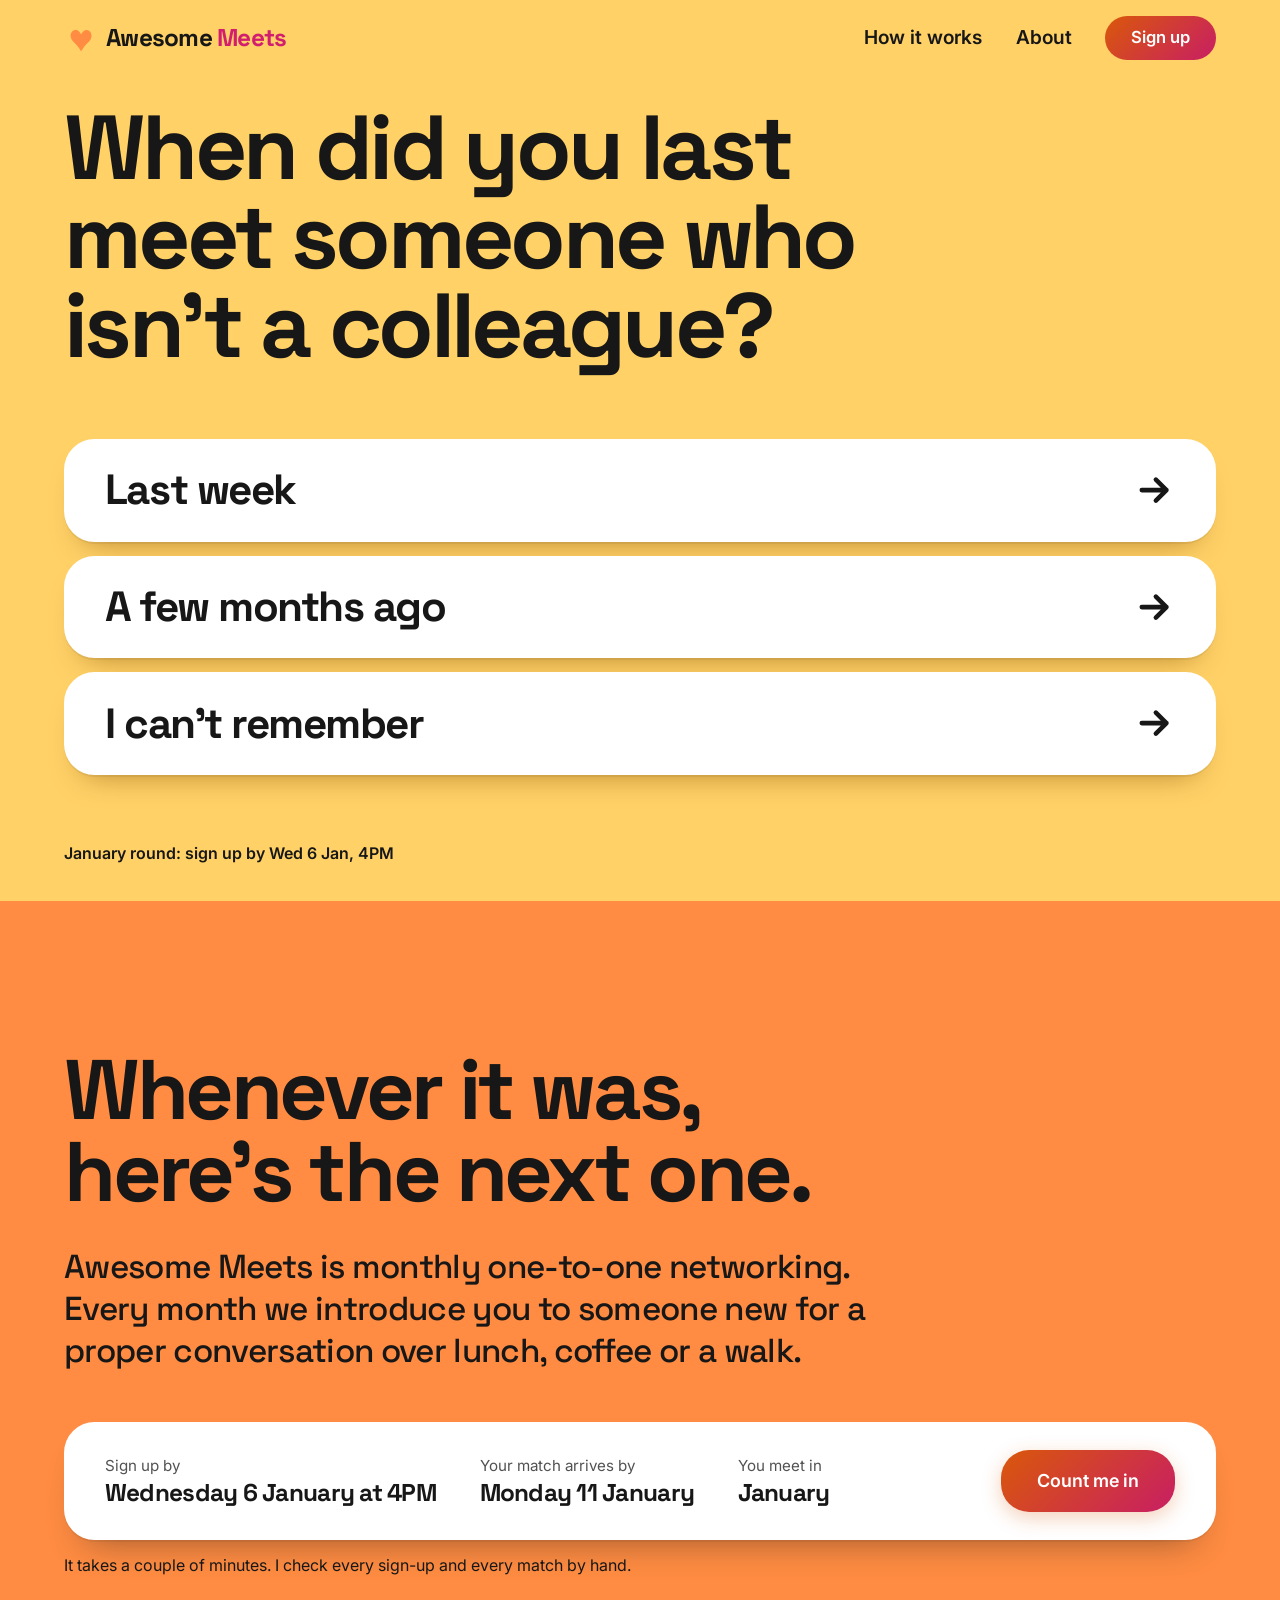
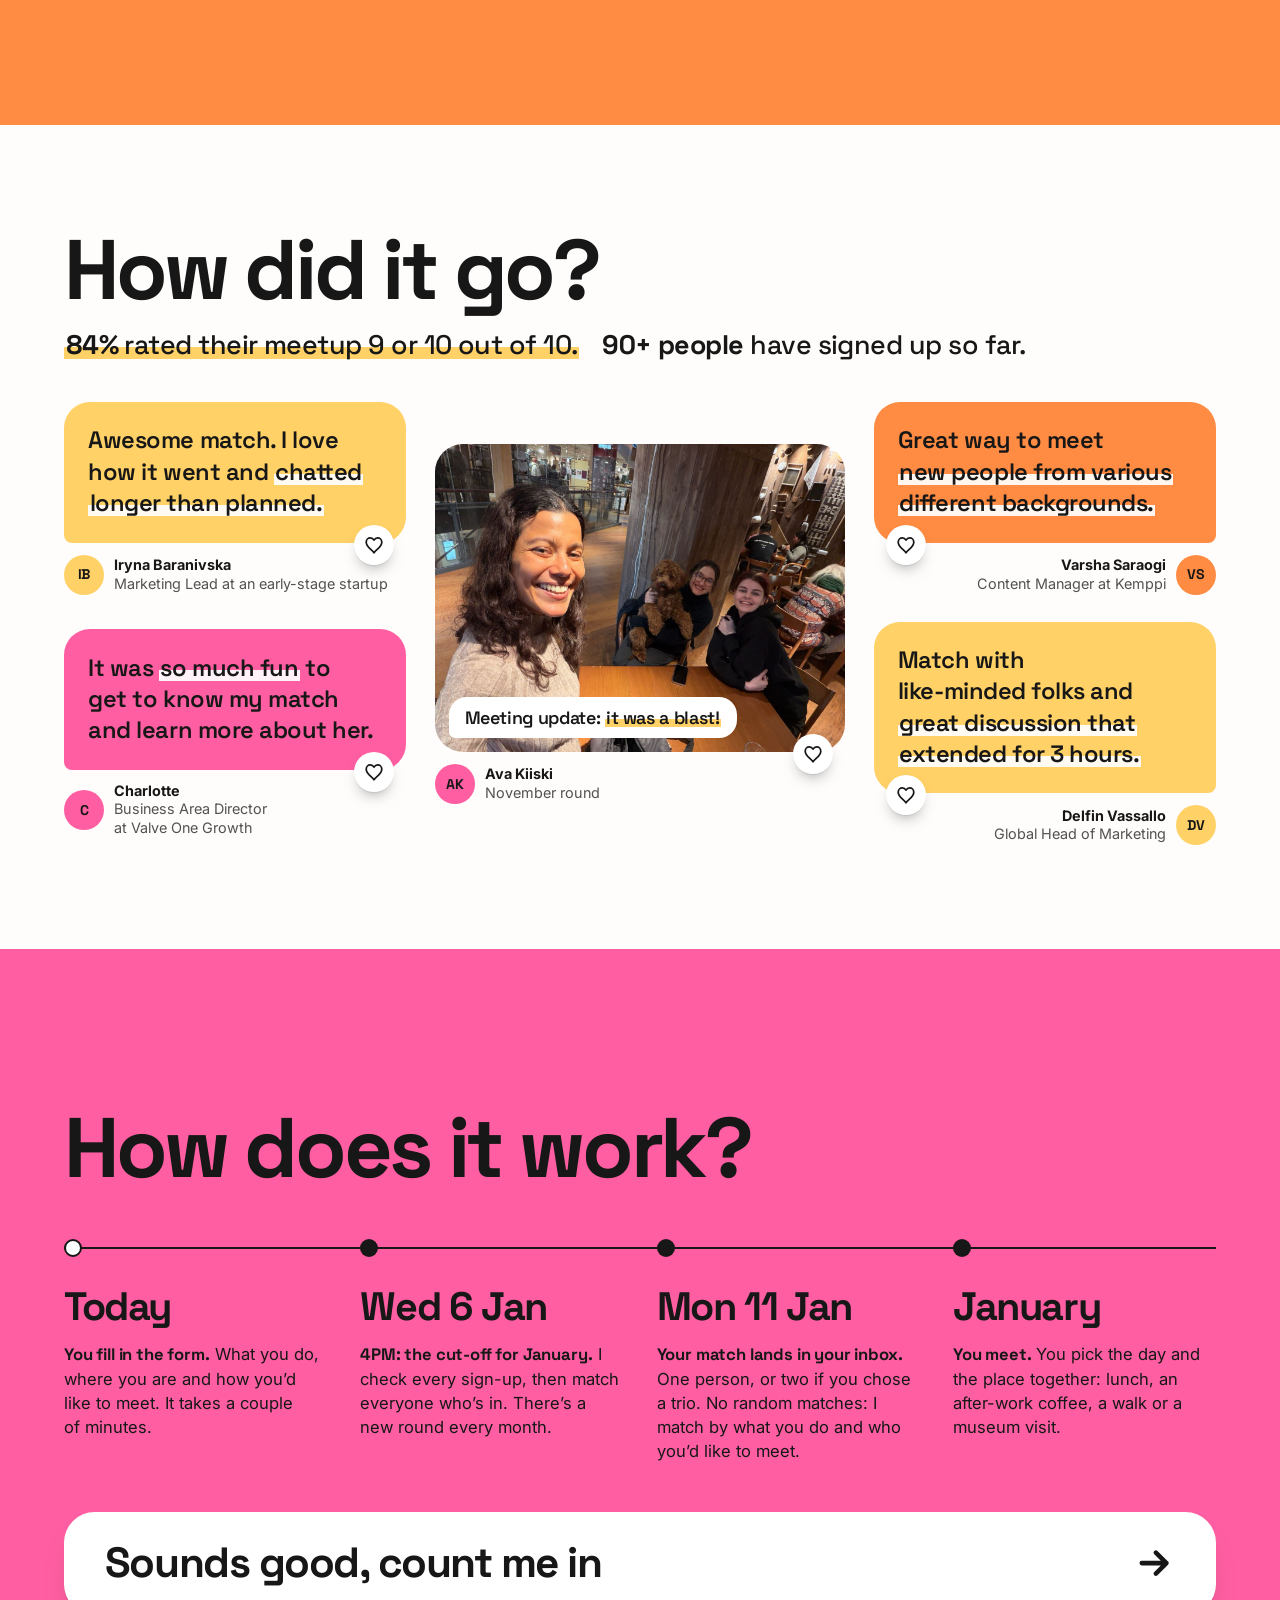
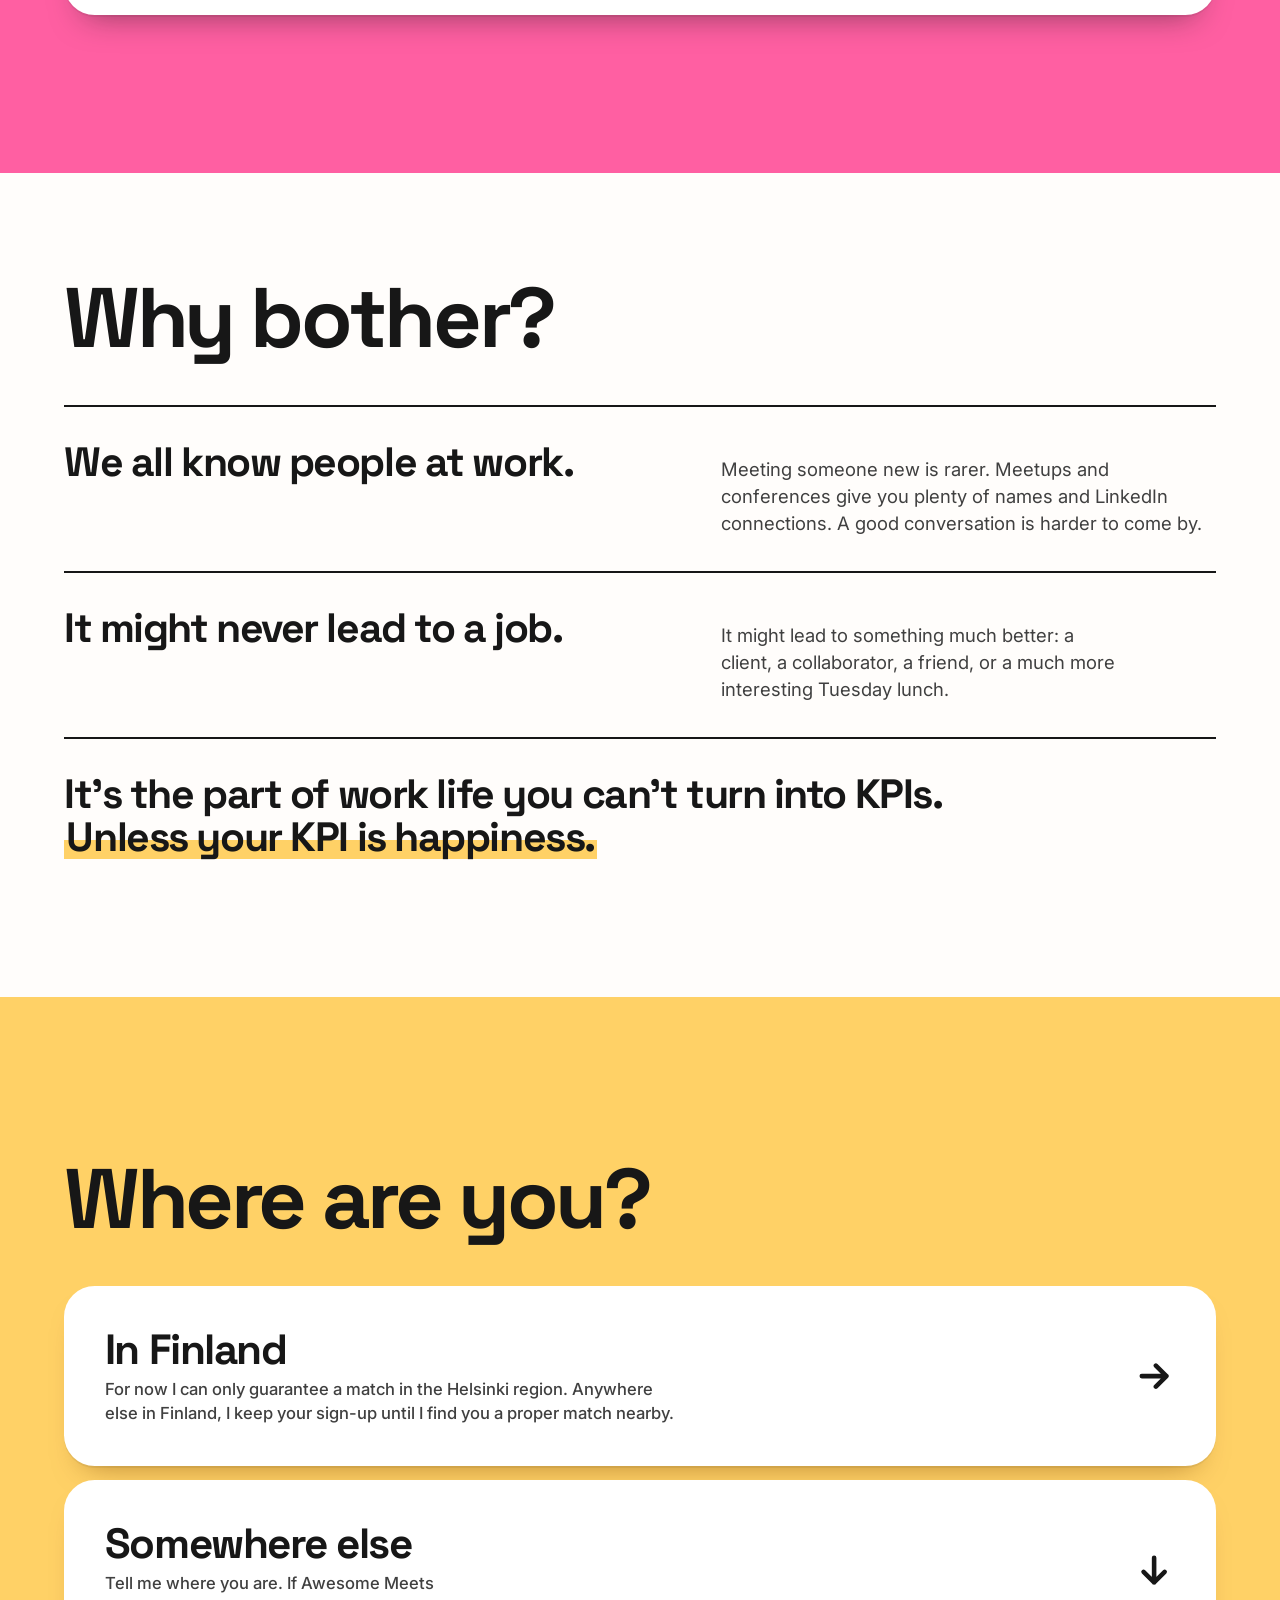
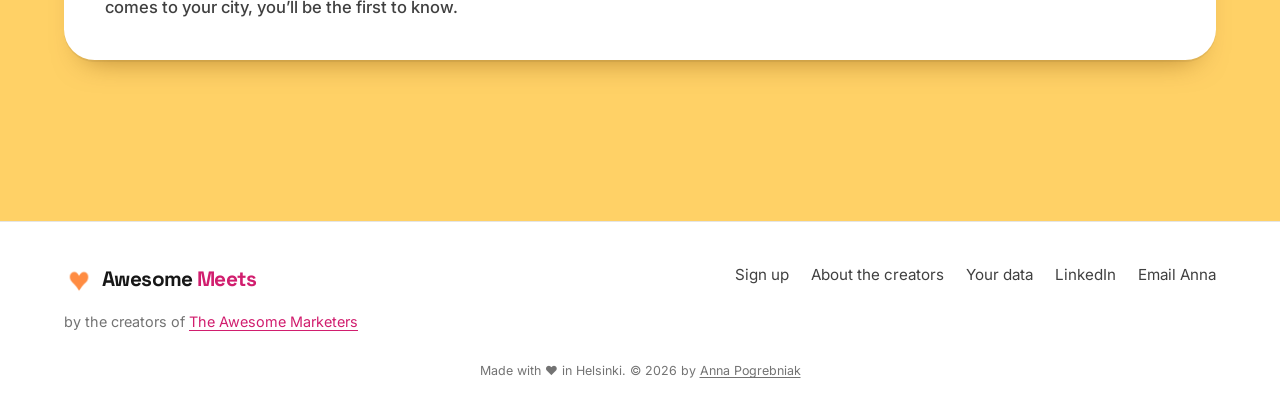
<file: index.html>
<!DOCTYPE html>
<html lang="en">
<head>
  <meta charset="UTF-8">
  <meta name="viewport" content="width=device-width, initial-scale=1, viewport-fit=cover">
  <meta name="theme-color" content="#FFD166">
  <!-- Google tag (gtag.js) -->
  <script async src="https://www.googletagmanager.com/gtag/js?id=G-60GBR73KYC"></script>
  <script>
    window.dataLayer = window.dataLayer || [];
    function gtag(){dataLayer.push(arguments);}
    gtag('js', new Date());

    gtag('config', 'G-60GBR73KYC');
  </script>
  <script src="https://analytics.ahrefs.com/analytics.js" data-key="cfnnZfeMKl9oOXrEyxjwuw" async></script>
  <meta name="am-version" content="2.72">
  <title>One-to-one networking in Helsinki | Awesome Meets</title>
  <meta name="description" content="Awesome Meets is monthly one-to-one networking in Helsinki. Every month we introduce you to someone new, and you meet over lunch, coffee or a walk.">
  <link rel="canonical" href="https://awesomemeets.com/">
  <!-- LAUNCH: remove this line once the old page redirects here (see README) -->
  <meta property="og:type" content="website">
  <meta property="og:title" content="Awesome Meets: one-to-one networking in Helsinki">
  <meta property="og:description" content="Awesome Meets is monthly one-to-one networking in Helsinki. Every month we introduce you to someone new, and you meet over lunch, coffee or a walk.">
  <meta property="og:image" content="https://awesomemeets.com/assets/img/og-home.png">
  <meta property="og:image:width" content="1200">
  <meta property="og:image:height" content="630">
  <meta name="twitter:image" content="https://awesomemeets.com/assets/img/og-home.png">
  <meta property="og:url" content="https://awesomemeets.com/">
  <meta name="twitter:card" content="summary_large_image">
  <script type="application/ld+json">
  {"@context": "https://schema.org", "@graph": [{"@type": "Organization", "@id": "https://awesomemeets.com/#org", "name": "Awesome Meets", "url": "https://awesomemeets.com/", "logo": "https://awesomemeets.com/assets/img/awesome-meets-logo-512.png", "description": "Awesome Meets is one-to-one networking in Helsinki. It introduces people to someone new from their field, and the two meet in person over lunch, coffee or a walk.", "areaServed": {"@type": "City", "name": "Helsinki"}, "founder": {"@type": "Person", "name": "Anna Pogrebniak", "jobTitle": "Fractional growth marketer", "url": "https://awesomemarketer.fi/", "sameAs": ["https://www.linkedin.com/in/annapogrebniak/"]}, "sameAs": ["https://www.linkedin.com/company/awesome-meets/"]}, {"@type": "WebSite", "@id": "https://awesomemeets.com/#site", "url": "https://awesomemeets.com/", "name": "Awesome Meets", "publisher": {"@id": "https://awesomemeets.com/#org"}}]}
  </script>
  <link rel="icon" href="favicon.ico" sizes="any">
  <link rel="icon" type="image/png" sizes="32x32" href="assets/img/icon-32.png">
  <link rel="icon" type="image/png" sizes="48x48" href="assets/img/icon-48.png">
  <link rel="icon" type="image/png" sizes="192x192" href="assets/img/icon-192.png">
  <link rel="apple-touch-icon" href="assets/img/awesome-meets-logo-180.png">
  <link rel="preconnect" href="https://fonts.googleapis.com">
  <link rel="preconnect" href="https://fonts.gstatic.com" crossorigin>
  <link href="https://fonts.googleapis.com/css2?family=Inter:wght@400;500;600&family=Space+Grotesk:wght@500;600;700&display=swap" rel="stylesheet">
  <link rel="stylesheet" href="assets/css/site.css?v=2.72">
  <link rel="stylesheet" href="assets/css/next.css?v=2.72">
</head>
<body class="nx no-topbar">

<header class="site-header nx-header">
  <div class="container site-header__in">
    <a class="logo" href="./" aria-label="Awesome Meets, home">
      <img src="assets/img/heart.png" alt="" width="30" height="30">
      <span class="logo__word">Awesome <span>Meets</span></span>
    </a>
    <nav class="site-nav" aria-label="Main">
      <a href="#how">How it works</a>
      <a href="about/">About</a>
      <a class="btn btn--primary btn--sm" href="#reply" data-show="waitlist">Join the waitlist</a>
      <a class="btn btn--primary btn--sm" href="join/" data-show="open" hidden>Sign up</a>
    </nav>
  </div>
</header>

<main>
  <!-- 1. THE QUESTION, asked for real. The three bars are links to the reply below, so the page works without JavaScript;
       next.js turns a press into an answer (the reply changes its first line and its colour). -->
  <section class="nx-ask" id="top" aria-labelledby="askTitle">
    <div class="nx-wrap nx-ask__in">
      <h1 id="askTitle"><span>When did you last</span> <span>meet someone who</span> <span>isn’t a colleague?</span></h1>
      <div class="nx-bars" role="group" aria-label="Pick your answer">
        <a class="nx-bar" href="#reply" data-answer="week"><span>Last week</span><svg viewBox="0 0 24 24" aria-hidden="true"><path d="M5 12h14M13 6l6 6-6 6"/></svg></a>
        <a class="nx-bar" href="#reply" data-answer="months"><span>A few months&nbsp;ago</span><svg viewBox="0 0 24 24" aria-hidden="true"><path d="M5 12h14M13 6l6 6-6 6"/></svg></a>
        <a class="nx-bar" href="#reply" data-answer="never"><span>I can’t remember</span><svg viewBox="0 0 24 24" aria-hidden="true"><path d="M5 12h14M13 6l6 6-6 6"/></svg></a>
      </div>
      <div class="nx-ask__foot">
        <p class="nx-ask__round" data-show="open" data-nx="roundShort" hidden></p>
      </div>
    </div>
  </section>

  <!-- 2. THE REPLY: what this is, when the running round is matched, and the way in. Its first line and its colour depend
       on the answer; without an answer it shows the first line below. -->
  <section class="nx-reply nx-view" id="reply" aria-labelledby="replyTitle">
    <div class="nx-wrap nx-reply__in">
      <h2 id="replyTitle" tabindex="-1" data-default="Whenever it was, here’s the next&nbsp;one." data-week="Good for you. Fancy another&nbsp;one?" data-months="Then it’s about&nbsp;time." data-never="Then this is for&nbsp;you.">Whenever it was, here’s the next&nbsp;one.</h2>
      <p class="nx-reply__what">Awesome Meets is monthly one-to-one networking. Every month we introduce you to someone new for a proper conversation over lunch, coffee or a&nbsp;walk.</p>

      <div class="nx-ticket" data-show="open" hidden>
        <ol class="nx-dates">
          <li><span>Sign up by</span><strong data-am="closesLong">the cut-off date</strong></li>
          <li><span>Your match arrives by</span><strong data-am="matchedByLong">the match date</strong></li>
          <li><span>You meet in</span><strong data-am="meetWindow">the weeks after</strong></li>
        </ol>
        <a class="btn btn--primary nx-cta" href="join/">Count me in</a>
      </div>
      <p class="nx-reply__note" data-show="open" hidden>It takes a couple of minutes. I check every sign-up and every match by&nbsp;hand.</p>

      <div class="nx-ticket nx-ticket--form" id="waitlist" data-show="waitlist">
        <p class="nx-ticket__closed">Sign-ups for <span data-am="lastLabel">the last round</span> are closed. Leave your email and I’ll tell you when <span data-am="label">the next round</span>&nbsp;opens.</p>
        <div class="js-waitlist nx-form">
          <form novalidate>
            <label class="am-hp" aria-hidden="true">Leave this empty<input type="text" class="js-trap" tabindex="-1" autocomplete="off"></label>
            <label>Your email<input type="email" placeholder="you@company.com" autocomplete="email"></label>
            <button type="submit" class="btn btn--primary nx-cta">Join the waitlist</button>
          </form>
          <p class="form__hint nx-slow">The button is really slow, have patience 🌚</p>
          <p class="nx-form__note">Only your email, used only for that invitation. <a href="data/">Data policy</a></p>
          <p class="nx-form__done">You’re on the waitlist for <span data-am="label">the next round</span> 🧡 I’ll email you when it&nbsp;opens.</p>
          <p class="am-status" role="alert"></p>
        </div>
      </div>
    </div>
  </section>

  <!-- 3. HOW DID IT GO? Real feedback, the same five messages as on the live homepage (see the notes there: everyone ticked the
       public box or sent the photo to be shared; Charlotte wrote her match's name where this says "my match").
       100+ = 40 October + 42 November + 31 December sign-ups on 26 Nov 2026; 93% = 25 of 27 meetup ratings were a 9 or a 10. -->
  <section class="nx-said nx-view" id="said" aria-labelledby="saidTitle">
    <div class="nx-wrap">
      <h2 id="saidTitle">How did it&nbsp;go?</h2>
      <p class="nx-answer"><mark><strong>93%</strong> rated their meetup 9 or 10 out of&nbsp;10.</mark> <strong>100+ people</strong> have signed up so&nbsp;far.</p>
      <div class="nx-chat" role="group" aria-label="What people said">
        <figure class="nx-msg nx-msg--a">
          <blockquote><p>Awesome match. I love how it went and <mark>chatted longer than&nbsp;planned.</mark></p></blockquote>
          <figcaption><span class="nx-face nx-face--y" aria-hidden="true">IB</span><span class="nx-who"><strong>Iryna Baranivska</strong><span>Marketing Lead at an early-stage&nbsp;startup</span></span></figcaption>
        </figure>
        <figure class="nx-msg nx-msg--b">
          <blockquote><p>Great way to meet <mark>new&nbsp;people from&nbsp;various different&nbsp;backgrounds.</mark></p></blockquote>
          <figcaption><span class="nx-face nx-face--o" aria-hidden="true">VS</span><span class="nx-who"><strong>Varsha Saraogi</strong><span>Content Manager at&nbsp;Kemppi</span></span></figcaption>
        </figure>
        <figure class="nx-msg nx-msg--photo">
          <div class="nx-photo">
            <img src="assets/img/meetup-ava-november.jpg" width="1400" height="1050" loading="lazy" decoding="async" alt="Ava Kiiski taking a selfie at a café table with two other people, one holding a curly brown dog. Everyone is smiling.">
            <p>Meeting update: <mark>it was a&nbsp;blast!</mark></p>
          </div>
          <figcaption><span class="nx-face nx-face--p" aria-hidden="true">AK</span><span class="nx-who"><strong>Ava Kiiski</strong><span>November round</span></span></figcaption>
        </figure>
        <figure class="nx-msg nx-msg--c">
          <blockquote><p>It was <mark>so much fun</mark> to get to know my match and learn more about&nbsp;her.</p></blockquote>
          <figcaption><span class="nx-face nx-face--p" aria-hidden="true">C</span><span class="nx-who"><strong>Charlotte</strong><span>Business Area Director at Valve One&nbsp;Growth</span></span></figcaption>
        </figure>
        <figure class="nx-msg nx-msg--d">
          <blockquote><p>Match with like‑minded folks and <mark>great discussion that extended for 3&nbsp;hours.</mark></p></blockquote>
          <figcaption><span class="nx-face nx-face--y" aria-hidden="true">DV</span><span class="nx-who"><strong>Delfin Vassallo</strong><span>Global Head of&nbsp;Marketing</span></span></figcaption>
        </figure>
      </div>
    </div>
  </section>

  <!-- 4. HOW DOES IT WORK? The running round as four moments with its real dates (they come from config.js, so January's
       appear by themselves after December's cut-off). -->
  <section class="nx-how nx-view" id="how" aria-labelledby="howTitle">
    <div class="nx-wrap">
      <span id="what"></span>
      <h2 id="howTitle">How does it&nbsp;work?</h2>
      <ol class="nx-steps">
        <li>
          <h3>Today</h3>
          <p><strong>You fill in the form.</strong> What you do, where you are and how you’d like to meet. It takes a couple of&nbsp;minutes.</p>
        </li>
        <li>
          <h3 data-nx="closesDay">The cut-off</h3>
          <p><strong data-nx="cutoffLead">The round’s cut-off.</strong> <span data-nx="cutoffText">I check every sign-up, then match everyone who’s in. There’s a new round every&nbsp;month.</span></p>
        </li>
        <li>
          <h3 data-nx="matchedByShort">A few days later</h3>
          <p><strong>Your match lands in your inbox.</strong> One person, or two if you chose a trio. No random matches: I match by what you do and who you’d like to&nbsp;meet.</p>
        </li>
        <li>
          <h3 data-nx="meetWindow">After that</h3>
          <p><strong>You meet.</strong> <span data-nx="meetHow">You pick the day and the place together: lunch, an after-work coffee or a&nbsp;walk.</span></p>
        </li>
      </ol>
      <div class="nx-bars">
        <a class="nx-bar" href="join/" data-show="open" hidden><span>Sounds good, count me&nbsp;in</span><svg viewBox="0 0 24 24" aria-hidden="true"><path d="M5 12h14M13 6l6 6-6 6"/></svg></a>
        <a class="nx-bar" href="#reply" data-show="waitlist"><span>Sounds good, tell me when it&nbsp;opens</span><svg viewBox="0 0 24 24" aria-hidden="true"><path d="M5 12h14M13 6l6 6-6 6"/></svg></a>
      </div>
    </div>
  </section>

  <!-- 5. WHY BOTHER? Anna's own text on real networking, tightened on 26 Nov 2026 (copy review). -->
  <section class="nx-why nx-view" id="why" aria-labelledby="whyTitle">
    <div class="nx-wrap">
      <h2 id="whyTitle">Why bother?</h2>
      <div class="nx-why__lines">
        <div>
          <h3>We all know people at&nbsp;work.</h3>
          <p>Meeting someone new is rarer. Meetups and conferences give you plenty of names and LinkedIn connections. A good conversation is harder to come&nbsp;by.</p>
        </div>
        <div>
          <h3>It might never lead to a&nbsp;job.</h3>
          <p>It might lead to something much better: a client, a collaborator, a friend, or a much more interesting Tuesday&nbsp;lunch.</p>
        </div>
        <div class="nx-why__last">
          <h3><span>It’s the part of work life you can’t turn into&nbsp;KPIs.</span> <span><mark>Unless your KPI is&nbsp;happiness.</mark></span></h3>
        </div>
      </div>
    </div>
  </section>

  <!-- 6. WHERE ARE YOU? The same bars as the first screen: Finland goes to the form, anywhere else opens the city form. -->
  <section class="nx-where nx-view" id="where" aria-labelledby="whereTitle">
    <div class="nx-wrap">
      <h2 id="whereTitle">Where are&nbsp;you?</h2>
      <div class="nx-bars nx-bars--where">
        <a class="nx-bar nx-bar--tall" href="join/" data-show="open" hidden>
          <span><b>In Finland</b><small>For now I can only guarantee a match in the Helsinki region. Anywhere else in Finland, I keep your sign-up until I find you a proper match&nbsp;nearby.</small></span>
          <svg viewBox="0 0 24 24" aria-hidden="true"><path d="M5 12h14M13 6l6 6-6 6"/></svg>
        </a>
        <a class="nx-bar nx-bar--tall" href="#reply" data-show="waitlist">
          <span><b>In Finland</b><small>Leave your email and I’ll tell you when the next round&nbsp;opens.</small></span>
          <svg viewBox="0 0 24 24" aria-hidden="true"><path d="M5 12h14M13 6l6 6-6 6"/></svg>
        </a>
        <details class="nx-else" id="elsewhere">
          <summary>
            <span class="nx-bar nx-bar--tall">
              <span><b>Somewhere else</b><small>Tell me where you are. If Awesome Meets comes to your city, you’ll be the first to&nbsp;know.</small></span>
              <svg viewBox="0 0 24 24" aria-hidden="true"><path d="M12 5v14M6 13l6 6 6-6"/></svg>
            </span>
          </summary>
          <div class="js-citylist nx-form nx-form--city">
            <form novalidate>
              <label class="am-hp" aria-hidden="true">Leave this empty<input type="text" class="js-trap" tabindex="-1" autocomplete="off"></label>
              <label>Your email<input type="email" name="email" placeholder="you@company.com" autocomplete="email" maxlength="160" required></label>
              <label>Your LinkedIn profile<input type="url" name="linkedin" placeholder="linkedin.com/in/yourname" maxlength="300" required></label>
              <div class="two">
                <label>City<input type="text" name="city" autocomplete="address-level2" maxlength="80" required></label>
                <label>Country<input type="text" name="country" autocomplete="country-name" maxlength="60" required></label>
              </div>
              <button type="submit" class="btn btn--primary nx-cta">Bring Awesome Meets to my city</button>
            </form>
            <p class="form__hint nx-slow">The button is really slow, have patience 🌚</p>
            <p class="nx-form__note">I’ll only use your details to tell you if Awesome Meets comes to your city. <a href="data/">Data policy</a></p>
            <p class="nx-form__done">Got it 🧡 If Awesome Meets comes to <span data-city>your city</span>, you’ll be the first to&nbsp;know.</p>
            <p class="am-status" role="alert"></p>
          </div>
        </details>
      </div>
    </div>
  </section>
</main>

<footer class="site-footer">
  <div class="container">
    <div class="site-footer__in">
      <div>
        <a class="logo" href="./" aria-label="Awesome Meets, home">
          <img src="assets/img/heart.png" alt="" width="30" height="30">
          <span class="logo__word">Awesome <span>Meets</span></span>
        </a>
        <p class="site-footer__by">by the creators of <a href="https://awesomemarketers.fi/">The Awesome Marketers</a></p>
      </div>
      <nav aria-label="Footer">
        <a href="join/" data-am-cta>Sign up</a>
        <a href="about/">About the creators</a>
        <a href="data/">Your data</a>
        <a href="https://www.linkedin.com/company/awesome-meets/">LinkedIn</a>
        <a href="mailto:anna@awesomemarketers.fi">Email Anna</a>
      </nav>
    </div>
    <p class="site-version">Made with ❤️ in Helsinki. © 2026 by <a href="https://awesomemarketer.fi/">Anna Pogrebniak</a></p>
  </div>
</footer>

<!-- the button that stays within reach on a phone once the first screen has gone by -->
<div class="nx-dock" id="nxDock" hidden>
  <a class="btn btn--primary" href="join/" data-show="open" hidden>Count me in</a>
  <a class="btn btn--primary" href="#reply" data-show="waitlist">Join the waitlist</a>
</div>

<script src="assets/js/config.js?v=2.72"></script>
<script src="assets/js/site.js?v=2.72"></script>
<script src="assets/js/next.js?v=2.72"></script>
<!-- Buy Me a Coffee button (Anna's own embed code, 30 Sep 2026). Its phone position and message style are adjusted in site.css. -->
<script data-name="BMC-Widget" data-cfasync="false" src="https://cdnjs.buymeacoffee.com/1.0.0/widget.prod.min.js" data-id="awesomemeets" data-description="Support me on Buy me a coffee!" data-message="Support Awesome Meets, one coffee at a time ☕️" data-color="#FF813F" data-position="Right" data-x_margin="18" data-y_margin="18"></script>
</body>
</html>
</file>
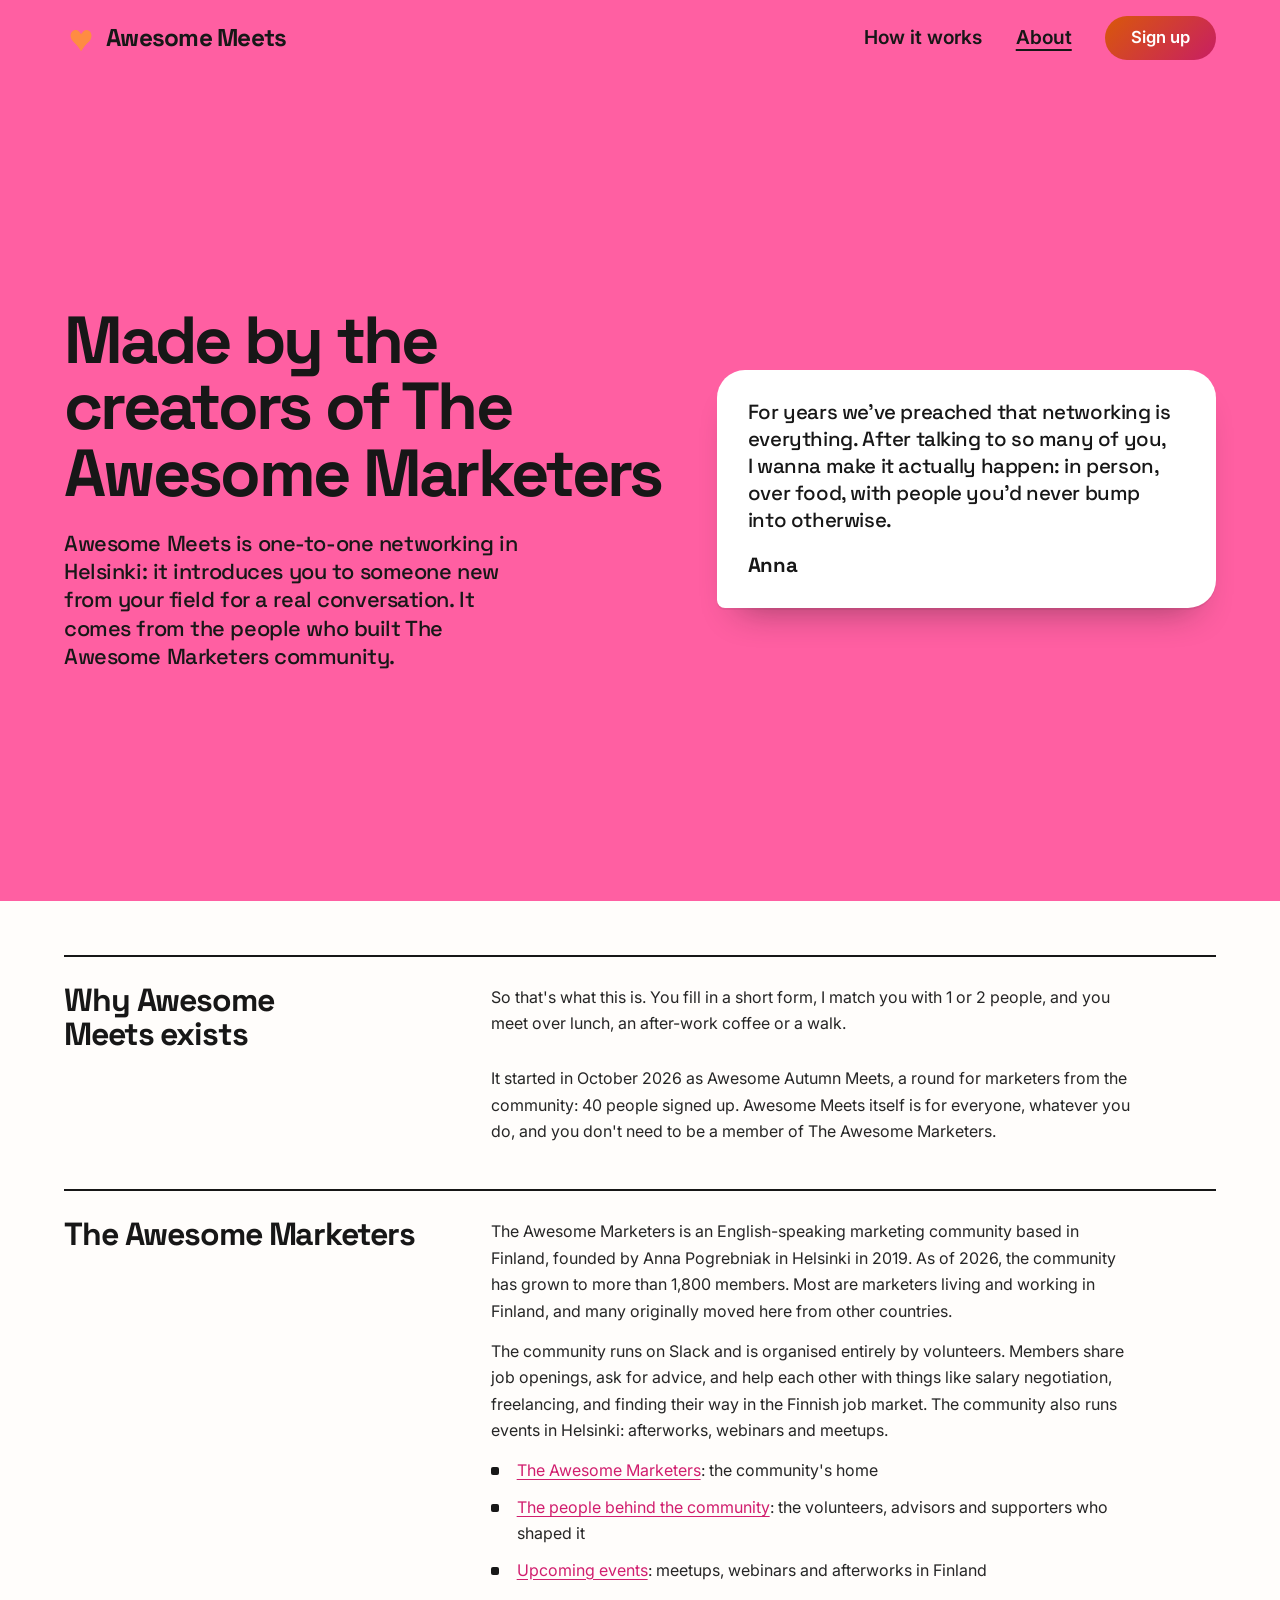
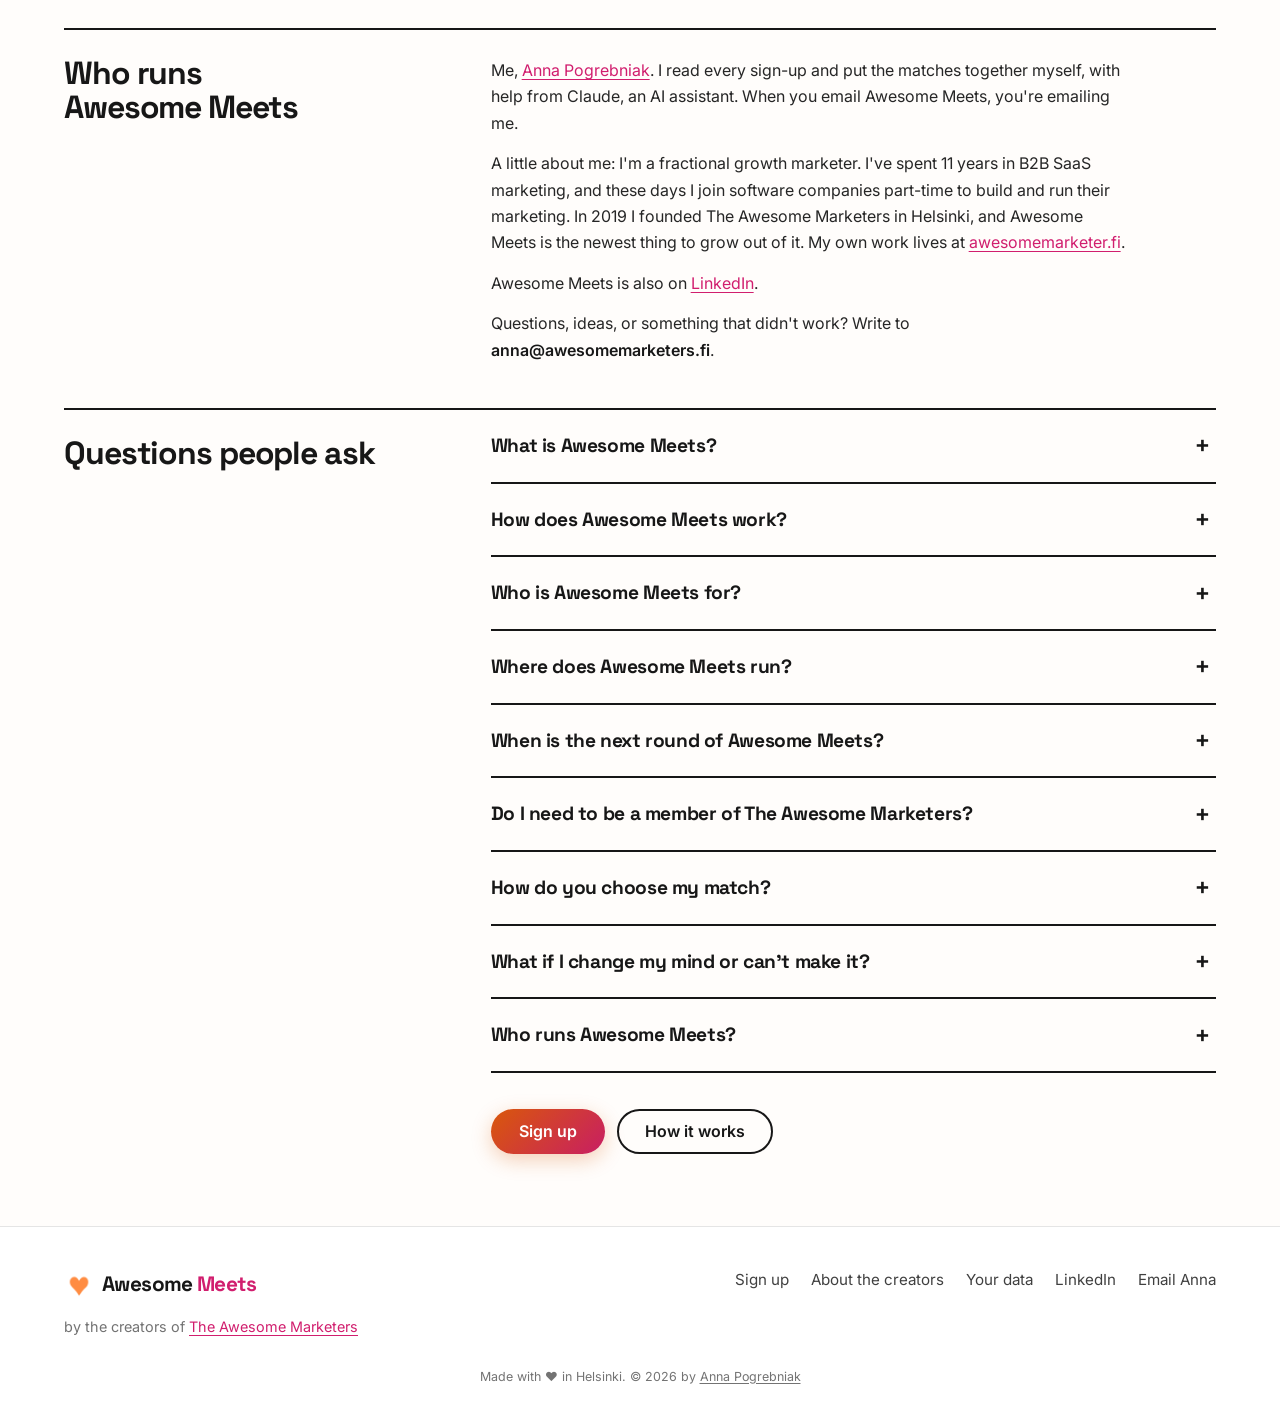
<file: about/index.html>
<!DOCTYPE html>
<html lang="en">
<head>
  <meta charset="UTF-8">
  <meta name="viewport" content="width=device-width, initial-scale=1">
  <meta name="theme-color" content="#FF5FA2">
  <!-- Google tag (gtag.js) -->
  <script async src="https://www.googletagmanager.com/gtag/js?id=G-60GBR73KYC"></script>
  <script>
    window.dataLayer = window.dataLayer || [];
    function gtag(){dataLayer.push(arguments);}
    gtag('js', new Date());

    gtag('config', 'G-60GBR73KYC');
  </script>
  <script src="https://analytics.ahrefs.com/analytics.js" data-key="cfnnZfeMKl9oOXrEyxjwuw" async></script>
  <meta name="am-version" content="2.72">
  <title>About Awesome Meets: one-to-one networking in Helsinki</title>
  <meta name="description" content="Who runs Awesome Meets, how one-to-one networking in Helsinki works, and answers to common questions. By the creators of The Awesome Marketers.">
  <link rel="canonical" href="https://awesomemeets.com/about/">
  <!-- LAUNCH: remove this line once the old page redirects here (see README) -->
  <meta property="og:type" content="website">
  <meta property="og:title" content="About Awesome Meets">
  <meta property="og:description" content="Who runs Awesome Meets, how one-to-one networking in Helsinki works, and answers to common questions. By the creators of The Awesome Marketers.">
  <meta property="og:image" content="https://awesomemeets.com/assets/img/og-about.png">
  <meta property="og:image:width" content="1200">
  <meta property="og:image:height" content="630">
  <meta name="twitter:image" content="https://awesomemeets.com/assets/img/og-about.png">
  <meta property="og:url" content="https://awesomemeets.com/about/">
  <meta name="twitter:card" content="summary_large_image">
  <script type="application/ld+json">
  {"@context": "https://schema.org", "@graph": [{"@type": "Organization", "@id": "https://awesomemeets.com/#org", "name": "Awesome Meets", "url": "https://awesomemeets.com/", "logo": "https://awesomemeets.com/assets/img/awesome-meets-logo-512.png", "description": "Awesome Meets is one-to-one networking in Helsinki. It introduces people to someone new from their field, and the two meet in person over lunch, coffee or a walk.", "areaServed": {"@type": "City", "name": "Helsinki"}, "founder": {"@type": "Person", "name": "Anna Pogrebniak", "jobTitle": "Fractional growth marketer", "url": "https://awesomemarketer.fi/", "sameAs": ["https://www.linkedin.com/in/annapogrebniak/"]}, "sameAs": ["https://www.linkedin.com/company/awesome-meets/"]}, {"@type": "FAQPage", "@id": "https://awesomemeets.com/about/#faq", "mainEntity": [{"@type": "Question", "name": "What is Awesome Meets?", "acceptedAnswer": {"@type": "Answer", "text": "Awesome Meets is one-to-one networking in Helsinki. You tell us about your interests, your industry and your profession, we introduce you to someone new from your field, and the two of you meet in person over lunch, coffee or a walk."}}, {"@type": "Question", "name": "How does Awesome Meets work?", "acceptedAnswer": {"@type": "Answer", "text": "There are four steps. You fill in a short form about yourself. Every person in the community is reviewed before they are matched. We match you with someone you have something in common with, never at random. Then the two of you meet in person."}}, {"@type": "Question", "name": "Who is Awesome Meets for?", "acceptedAnswer": {"@type": "Answer", "text": "Awesome Meets is for anyone working in Finland who wants to meet someone new who isn't a colleague. It started with marketers from The Awesome Marketers community, but you don't need to be a marketer."}}, {"@type": "Question", "name": "Where does Awesome Meets run?", "acceptedAnswer": {"@type": "Answer", "text": "Awesome Meets started in Helsinki, and for now I can only guarantee a match in the Helsinki region. You can sign up from anywhere in Finland: I keep your sign-up until I find you a proper match nearby, and the form asks whether you could travel to Helsinki or Tampere. If you live outside Finland, tell me where you are on the homepage, and you'll be the first to know if Awesome Meets comes to your city."}}, {"@type": "Question", "name": "When is the next round of Awesome Meets?", "acceptedAnswer": {"@type": "Answer", "text": "Round one took place in October 2026 with 40 people, and round two in November 2026 with 42. You can sign up at any time. Each round has a cut-off date: sign up before it and you are matched in that round, sign up after it and you are in the next one. The current cut-off is on the sign-up page."}}, {"@type": "Question", "name": "Do I need to be a member of The Awesome Marketers?", "acceptedAnswer": {"@type": "Answer", "text": "No. Awesome Meets grew out of that community, but it is open to everyone, and you don't need to be a marketer either."}}, {"@type": "Question", "name": "How do you choose my match?", "acceptedAnswer": {"@type": "Answer", "text": "By hand. I read every sign-up and match by what you do and who you'd like to meet: your job, your industry, where you are in your career, where you are and the wishes you tick in the form. Claude, an AI assistant, helps by suggesting who could fit, and I decide every match myself. No match is random."}}, {"@type": "Question", "name": "What if I change my mind or can't make it?", "acceptedAnswer": {"@type": "Answer", "text": "Before the round's cut-off, the confirmation email has a button that takes you off the list, for that round only or for all rounds. After that, reply to my email. And if you've already been matched and plans change, that's fine: just tell your match."}}, {"@type": "Question", "name": "Who runs Awesome Meets?", "acceptedAnswer": {"@type": "Answer", "text": "Awesome Meets is run by Anna Pogrebniak, founder of The Awesome Marketers, an English-speaking marketing community founded in Helsinki in 2019."}}]}]}
  </script>
  <link rel="icon" href="../favicon.ico" sizes="any">
  <link rel="icon" type="image/png" sizes="32x32" href="../assets/img/icon-32.png">
  <link rel="icon" type="image/png" sizes="48x48" href="../assets/img/icon-48.png">
  <link rel="icon" type="image/png" sizes="192x192" href="../assets/img/icon-192.png">
  <link rel="apple-touch-icon" href="../assets/img/awesome-meets-logo-180.png">
  <link rel="preconnect" href="https://fonts.googleapis.com">
  <link rel="preconnect" href="https://fonts.gstatic.com" crossorigin>
  <link href="https://fonts.googleapis.com/css2?family=Inter:wght@400;500;600&family=Space+Grotesk:wght@500;600;700&display=swap" rel="stylesheet">
  <link rel="stylesheet" href="../assets/css/site.css?v=2.72">
  <link rel="stylesheet" href="../assets/css/next.css?v=2.72">
</head>
<body class="has-dock nx nx-page nx-about">

<header class="site-header nx-header">
  <div class="container site-header__in">
    <a class="logo" href="../" aria-label="Awesome Meets, home">
      <img src="../assets/img/heart.png" alt="" width="30" height="30">
      <span class="logo__word">Awesome <span>Meets</span></span>
    </a>
    <nav class="site-nav" aria-label="Main">
      <a href="../#how">How it works</a>
      <a href="./" aria-current="page">About</a>
      <a class="btn btn--primary btn--sm" href="../join/" data-am-cta>Join the waitlist for December</a>
    </nav>
  </div>
</header>

<main>
  <section class="page-hero" id="top">
    <div class="container narrow nx-read">
      <div class="nx-read__text">
      <h1>Made by the creators of The Awesome Marketers</h1>
      <p>Awesome Meets is one-to-one networking in Helsinki: it introduces you to someone new from your field for a real conversation. It comes from the people who built The Awesome Marketers community.</p>
      </div>
      <aside class="letter nx-read__card">
        <p>For years we've preached that networking is everything. After talking to so many of you, I wanna make it actually happen: in person, over food, with people you'd never bump into otherwise.</p>
        <p class="letter__sign">Anna</p>
      </aside>
    </div>
  </section>

  <section class="section">
    <div class="container narrow prose">

      <h2>Why Awesome Meets exists</h2>
      <p>So that's what this is. You fill in a short form, I match you with 1 or 2 people, and you meet over lunch, an after-work coffee or a walk.</p>
      <p>It started in October 2026 as Awesome Autumn Meets, a round for marketers from the community: 40 people signed up. Awesome Meets itself is for everyone, whatever you do, and you don't need to be a member of The Awesome&nbsp;Marketers.</p>

      <h2>The Awesome Marketers</h2>
      <p>The Awesome Marketers is an English-speaking marketing community based in Finland, founded by Anna Pogrebniak in Helsinki in 2019. As of 2026, the community has grown to more than 1,800 members. Most are marketers living and working in Finland, and many originally moved here from other countries.</p>
      <p>The community runs on Slack and is organised entirely by volunteers. Members share job openings, ask for advice, and help each other with things like salary negotiation, freelancing, and finding their way in the Finnish job market. The community also runs events in Helsinki: afterworks, webinars and meetups.</p>
      <ul>
        <li><span><a href="https://awesomemarketers.fi/">The Awesome Marketers</a>: the community's home</span></li>
        <li><span><a href="https://awesomemarketers.fi/people/">The people behind the community</a>: the volunteers, advisors and supporters who shaped it</span></li>
        <li><span><a href="https://awesomemarketers.fi/events/">Upcoming events</a>: meetups, webinars and afterworks in Finland</span></li>
      </ul>

      <h2>Who runs Awesome Meets</h2>
      <p>Me, <a href="https://awesomemarketer.fi/">Anna Pogrebniak</a>. I read every sign-up and put the matches together myself, with help from Claude, an AI assistant. When you email Awesome Meets, you're emailing me.</p>
      <p>A little about me: I'm a fractional growth marketer. I've spent 11 years in B2B SaaS marketing, and these days I join software companies part-time to build and run their marketing. In 2019 I founded The Awesome Marketers in Helsinki, and Awesome Meets is the newest thing to grow out of it. My own work lives at <a href="https://awesomemarketer.fi/">awesomemarketer.fi</a>.</p>
      <p>Awesome Meets is also on <a href="https://www.linkedin.com/company/awesome-meets/">LinkedIn</a>.</p>
      <p>Questions, ideas, or something that didn't work? Write to <span class="selectable">anna@awesomemarketers.fi</span>.</p>

      <h2 id="questions">Questions people ask</h2>
      <div class="faq">
        <details>
          <summary>What is Awesome Meets?</summary>
          <p>Awesome Meets is one-to-one networking in Helsinki. You tell us about your interests, your industry and your profession, we introduce you to someone new from your field, and the two of you meet in person over lunch, coffee or a walk.</p>
        </details>
        <details>
          <summary>How does Awesome Meets work?</summary>
          <p>There are four steps. You fill in a short form about yourself. Every person in the community is reviewed before they are matched. We match you with someone you have something in common with, never at random. Then the two of you meet in person.</p>
        </details>
        <details>
          <summary>Who is Awesome Meets for?</summary>
          <p>Awesome Meets is for anyone working in Finland who wants to meet someone new who isn't a colleague. It started with marketers from The Awesome Marketers community, but you don't need to be a marketer.</p>
        </details>
        <details>
          <summary>Where does Awesome Meets run?</summary>
          <p>Awesome Meets started in Helsinki, and for now I can only guarantee a match in the Helsinki region. You can sign up from anywhere in Finland: I keep your sign-up until I find you a proper match nearby, and the form asks whether you could travel to Helsinki or Tampere. If you live outside Finland, tell me where you are on the homepage, and you'll be the first to know if Awesome Meets comes to your city.</p>
        </details>
        <details>
          <summary>When is the next round of Awesome Meets?</summary>
          <p>Round one took place in October 2026 with 40 people, and round two in November 2026 with 42. You can sign up at any time. Each round has a cut-off date: sign up before it and you are matched in that round, sign up after it and you are in the next one. The current cut-off is on the sign-up page.</p>
        </details>
        <details>
          <summary>Do I need to be a member of The Awesome Marketers?</summary>
          <p>No. Awesome Meets grew out of that community, but it is open to everyone, and you don't need to be a marketer either.</p>
        </details>
        <details>
          <summary>How do you choose my match?</summary>
          <p>By hand. I read every sign-up and match by what you do and who you'd like to meet: your job, your industry, where you are in your career, where you are and the wishes you tick in the form. Claude, an AI assistant, helps by suggesting who could fit, and I decide every match myself. No match is random.</p>
        </details>
        <details>
          <summary>What if I change my mind or can't make it?</summary>
          <p>Before the round's cut-off, the confirmation email has a button that takes you off the list, for that round only or for all rounds. After that, reply to my email. And if you've already been matched and plans change, that's fine: just tell your match.</p>
        </details>
        <details>
          <summary>Who runs Awesome Meets?</summary>
          <p>Awesome Meets is run by Anna Pogrebniak, founder of The Awesome Marketers, an English-speaking marketing community founded in Helsinki in 2019.</p>
        </details>
      </div>

      <div class="hero__cta" style="justify-content:flex-start;margin-top:36px">
        <a class="btn btn--primary" href="../join/" data-am-cta>Join the waitlist for December</a>
        <a class="btn btn--outline" href="../#how">How it works</a>
      </div>
    </div>
  </section>
</main>

<footer class="site-footer">
  <div class="container">
    <div class="site-footer__in">
      <div>
        <a class="logo" href="../" aria-label="Awesome Meets, home">
          <img src="../assets/img/heart.png" alt="" width="30" height="30">
          <span class="logo__word">Awesome <span>Meets</span></span>
        </a>
        <p class="site-footer__by">by the creators of <a href="https://awesomemarketers.fi/">The Awesome Marketers</a></p>
      </div>
      <nav aria-label="Footer">
        <a href="../join/" data-am-cta>Join the waitlist for December</a>
        <a href="./">About the creators</a>
        <a href="../data/">Your data</a>
        <a href="https://www.linkedin.com/company/awesome-meets/">LinkedIn</a>
        <a href="mailto:anna@awesomemarketers.fi">Email Anna</a>
      </nav>
    </div>
    <p class="site-version">Made with ❤️ in Helsinki. © 2026 by <a href="https://awesomemarketer.fi/">Anna Pogrebniak</a></p>
  </div>
</footer>

<div class="dock" id="dock">
  <a class="btn btn--primary" href="../join/" data-am-cta>Join the waitlist for December</a>
</div>

<script src="../assets/js/config.js?v=2.72"></script>
<script src="../assets/js/site.js?v=2.72"></script>
<script src="../assets/js/next.js?v=2.72"></script>
<!-- Buy Me a Coffee button (Anna's own embed code, 30 Sep 2026). Its phone position and message style are adjusted in site.css. -->
<script data-name="BMC-Widget" data-cfasync="false" src="https://cdnjs.buymeacoffee.com/1.0.0/widget.prod.min.js" data-id="awesomemeets" data-description="Support me on Buy me a coffee!" data-message="Support Awesome Meets, one coffee at a time ☕️" data-color="#FF813F" data-position="Right" data-x_margin="18" data-y_margin="18"></script>
</body>
</html>
</file>
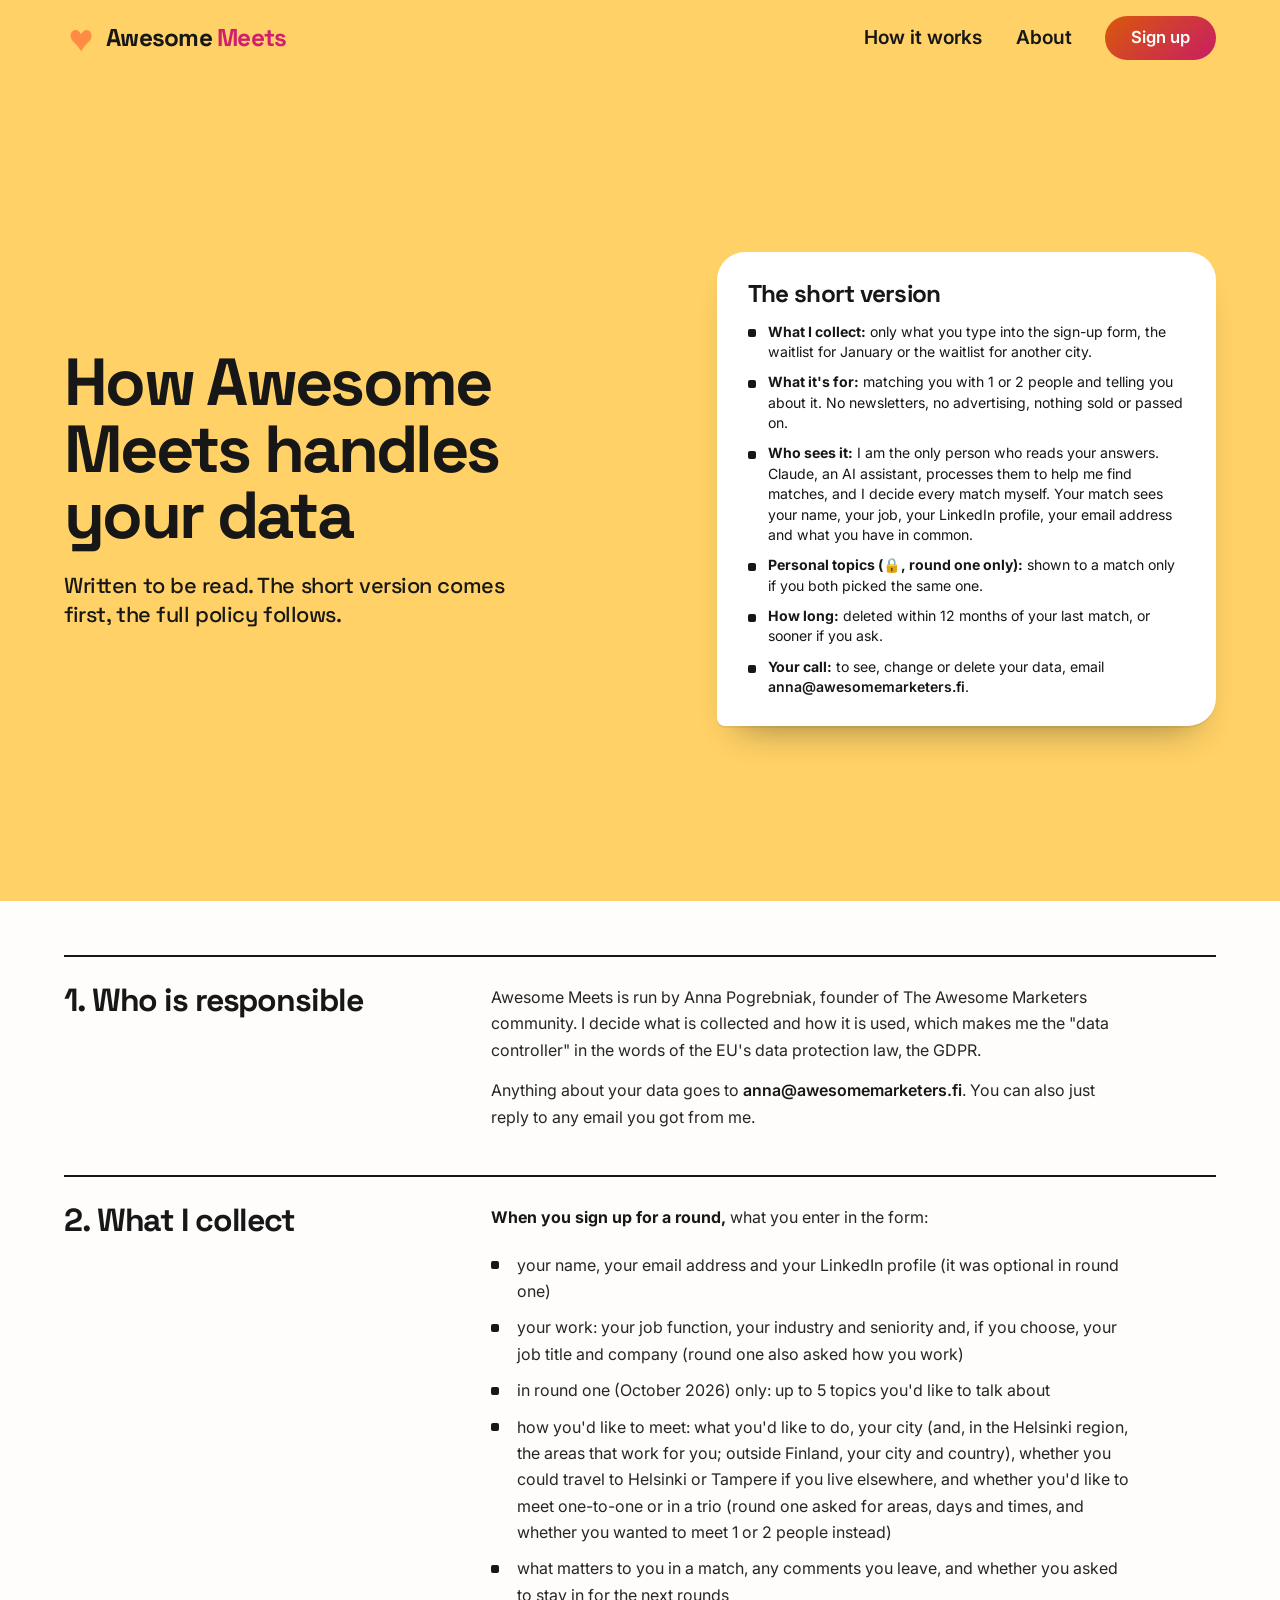
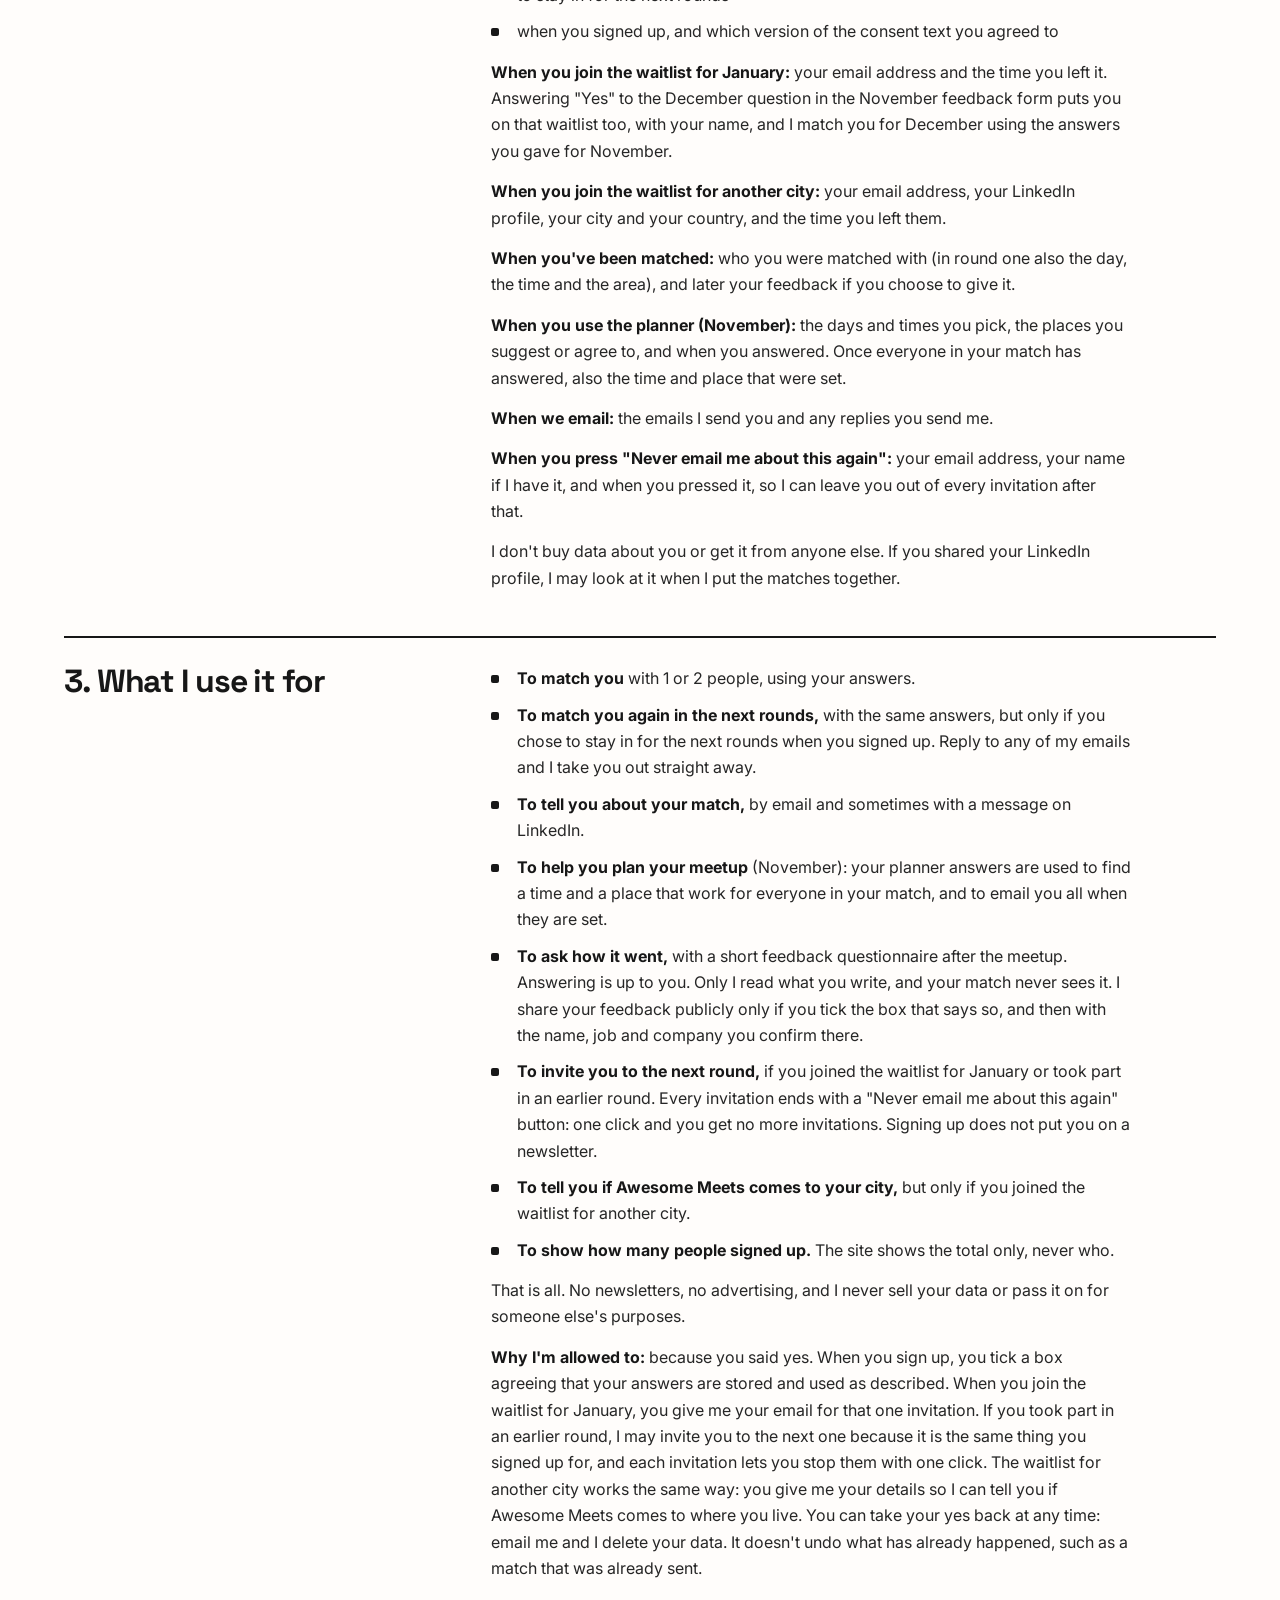
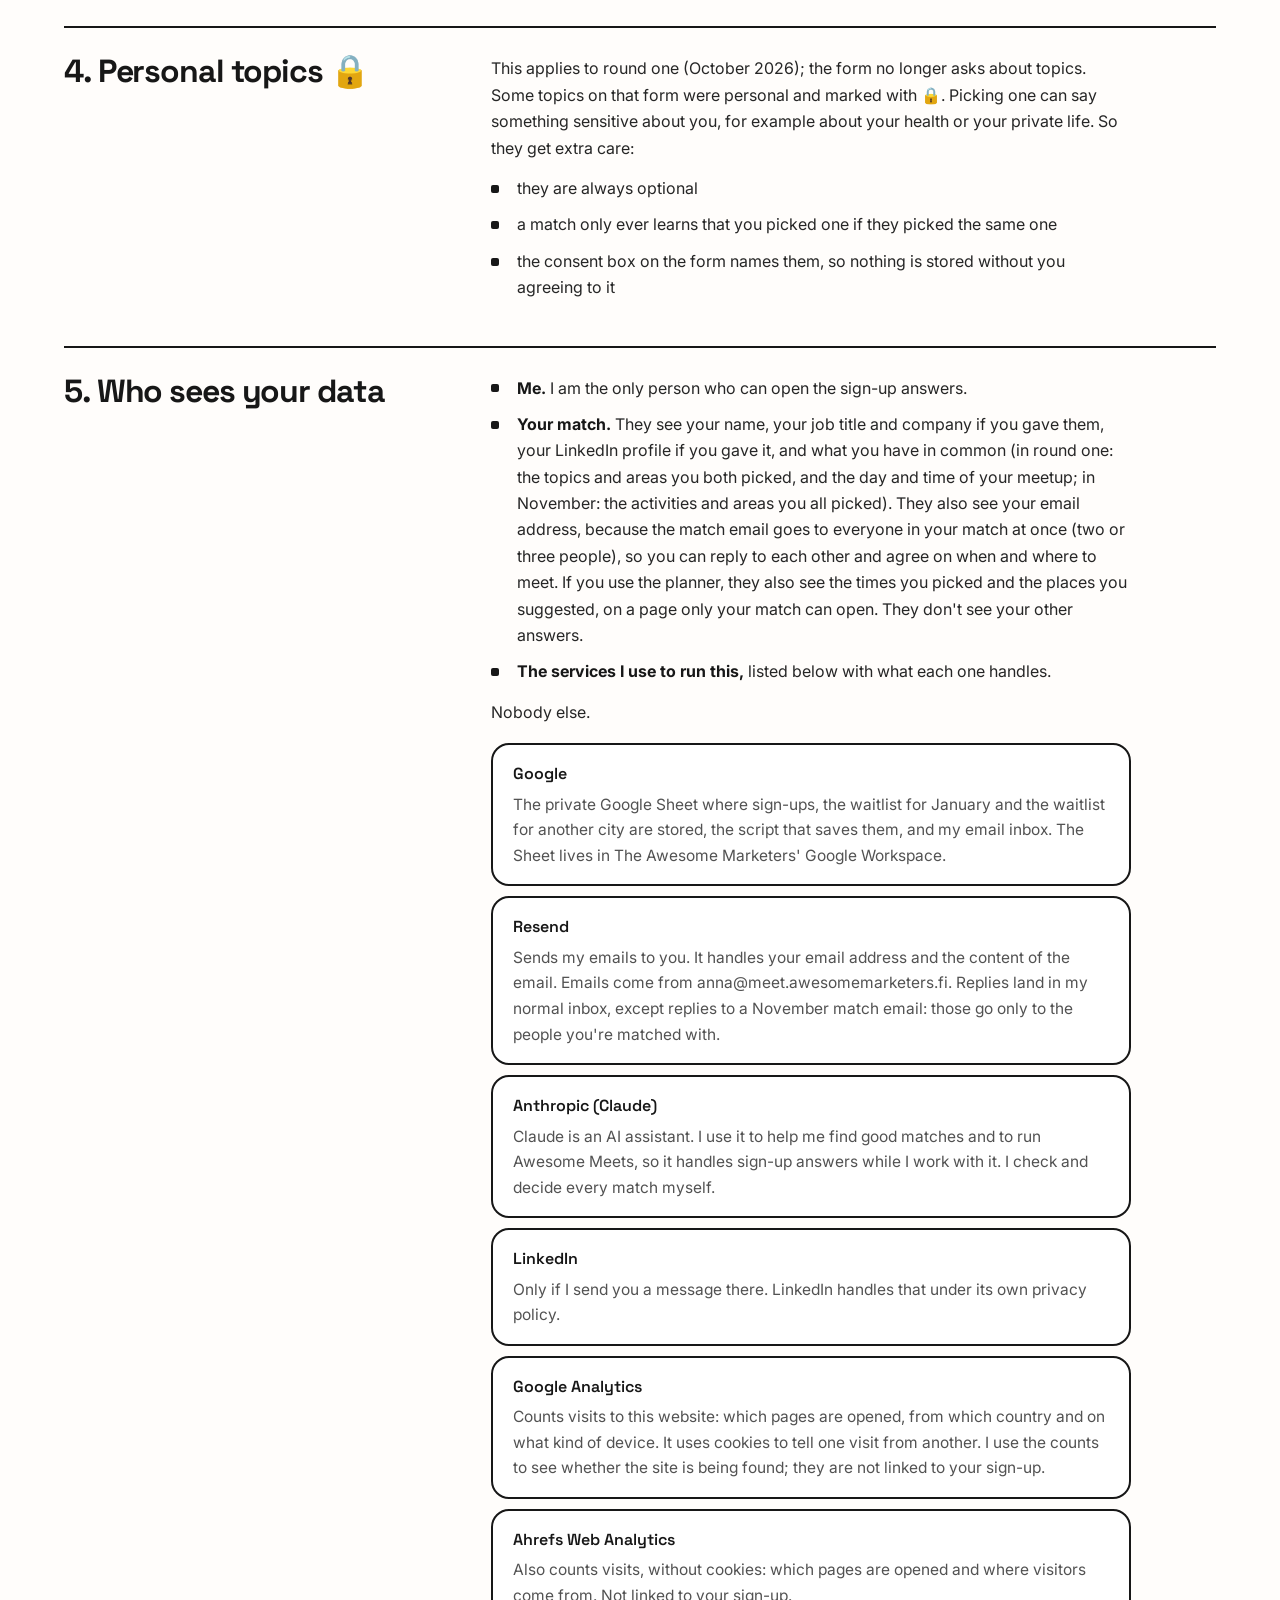
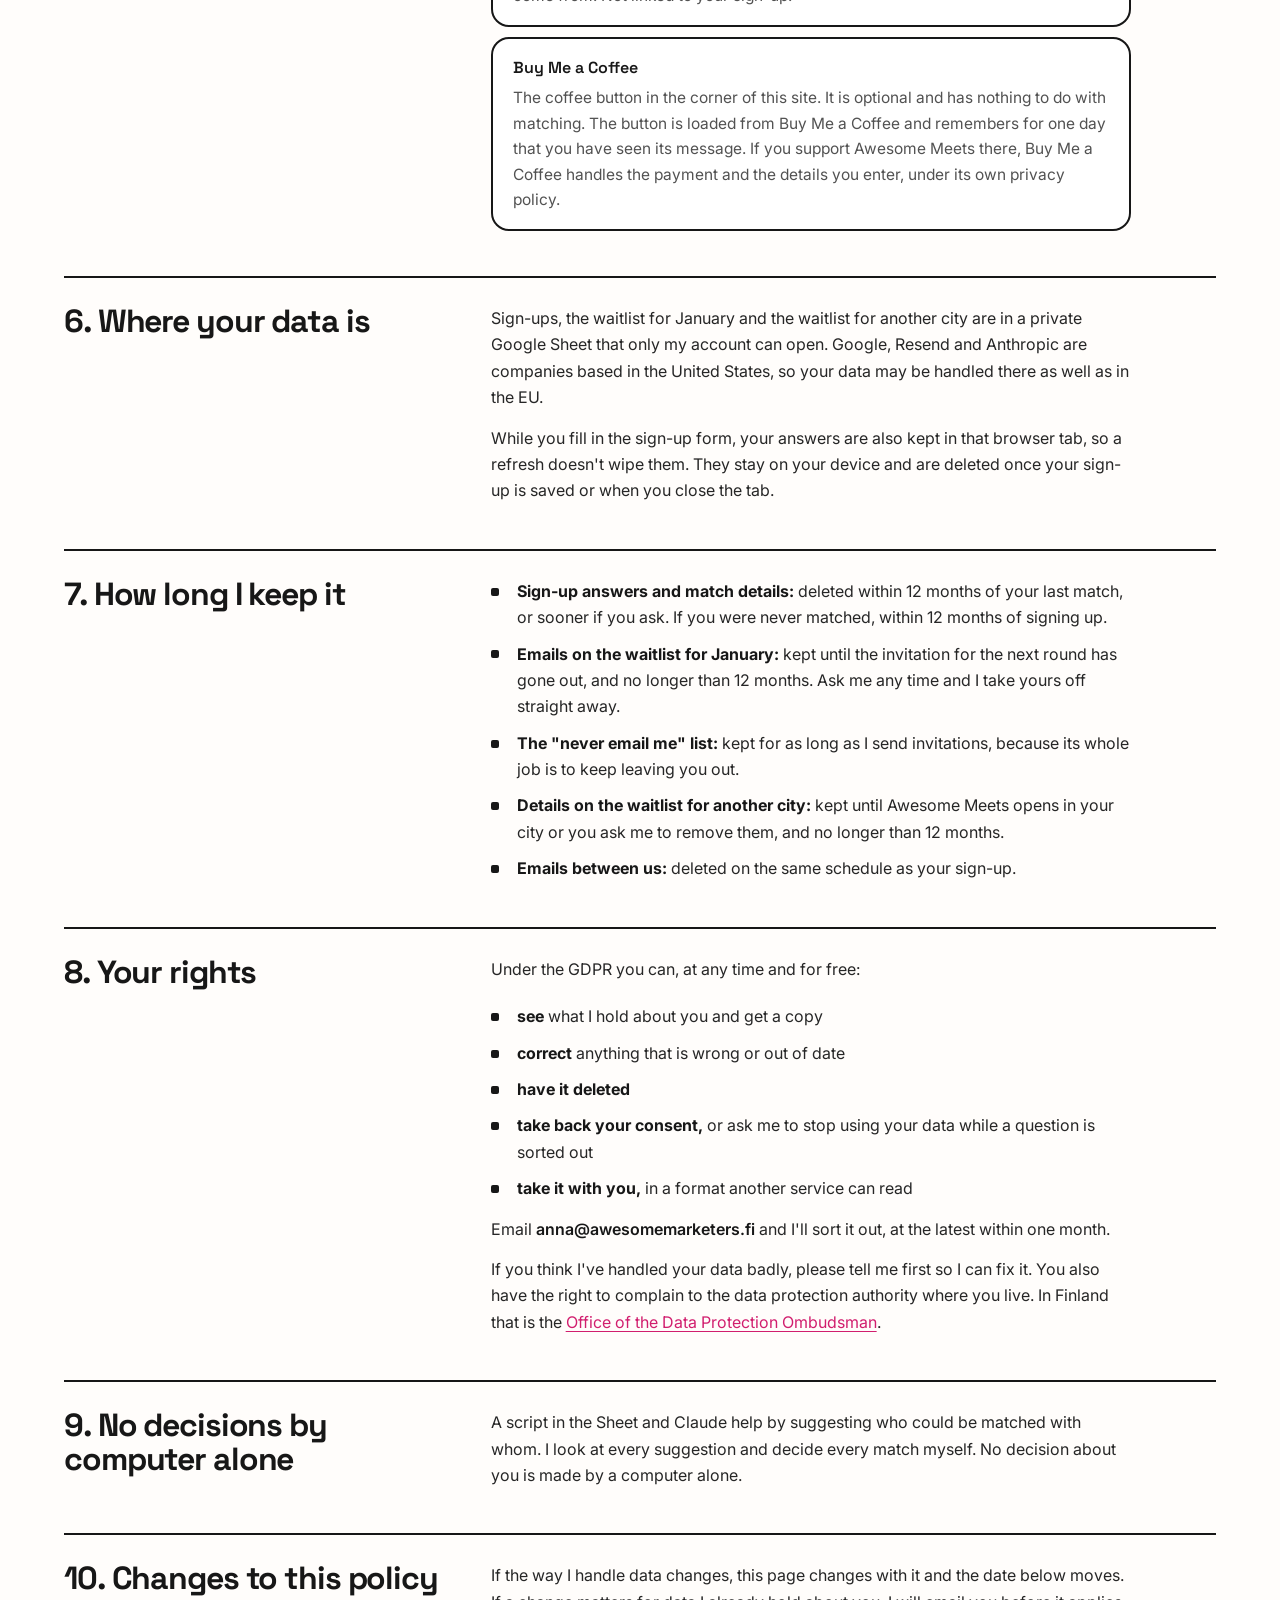
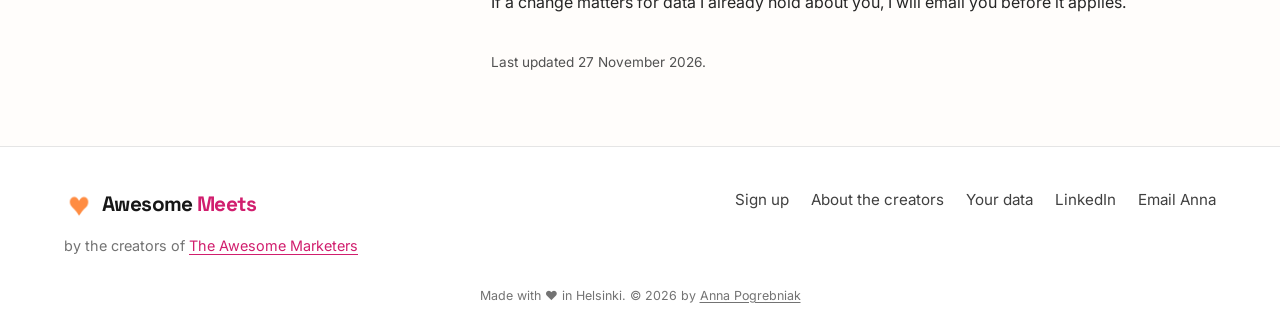
<file: data/index.html>
<!DOCTYPE html>
<html lang="en">
<head>
  <meta charset="UTF-8">
  <meta name="viewport" content="width=device-width, initial-scale=1">
  <meta name="theme-color" content="#FFD166">
  <!-- Google tag (gtag.js) -->
  <script async src="https://www.googletagmanager.com/gtag/js?id=G-60GBR73KYC"></script>
  <script>
    window.dataLayer = window.dataLayer || [];
    function gtag(){dataLayer.push(arguments);}
    gtag('js', new Date());

    gtag('config', 'G-60GBR73KYC');
  </script>
  <script src="https://analytics.ahrefs.com/analytics.js" data-key="cfnnZfeMKl9oOXrEyxjwuw" async></script>
  <meta name="am-version" content="2.72">
  <title>Data policy | Awesome Meets</title>
  <meta name="description" content="What Awesome Meets collects, who can see it, what it is used for and how to have it deleted. The short version first, then the full data policy.">
  <link rel="canonical" href="https://awesomemeets.com/data/">
  <!-- LAUNCH: remove this line once the old page redirects here (see README) -->
  <meta property="og:type" content="website">
  <meta property="og:title" content="Awesome Meets data policy">
  <meta property="og:description" content="What Awesome Meets collects, who can see it, what it is used for and how to have it deleted. The short version first, then the full data policy.">
  <meta property="og:image" content="https://awesomemeets.com/assets/img/og-data.png">
  <meta property="og:image:width" content="1200">
  <meta property="og:image:height" content="630">
  <meta name="twitter:image" content="https://awesomemeets.com/assets/img/og-data.png">
  <meta property="og:url" content="https://awesomemeets.com/data/">
  <meta name="twitter:card" content="summary_large_image">
  <link rel="icon" href="../favicon.ico" sizes="any">
  <link rel="icon" type="image/png" sizes="32x32" href="../assets/img/icon-32.png">
  <link rel="icon" type="image/png" sizes="48x48" href="../assets/img/icon-48.png">
  <link rel="icon" type="image/png" sizes="192x192" href="../assets/img/icon-192.png">
  <link rel="apple-touch-icon" href="../assets/img/awesome-meets-logo-180.png">
  <link rel="preconnect" href="https://fonts.googleapis.com">
  <link rel="preconnect" href="https://fonts.gstatic.com" crossorigin>
  <link href="https://fonts.googleapis.com/css2?family=Inter:wght@400;500;600&family=Space+Grotesk:wght@500;600;700&display=swap" rel="stylesheet">
  <link rel="stylesheet" href="../assets/css/site.css?v=2.72">
  <link rel="stylesheet" href="../assets/css/next.css?v=2.72">
</head>
<body class="has-dock nx nx-page nx-data">

<header class="site-header nx-header">
  <div class="container site-header__in">
    <a class="logo" href="../" aria-label="Awesome Meets, home">
      <img src="../assets/img/heart.png" alt="" width="30" height="30">
      <span class="logo__word">Awesome <span>Meets</span></span>
    </a>
    <nav class="site-nav" aria-label="Main">
      <a href="../#how">How it works</a>
      <a href="../about/">About</a>
      <a class="btn btn--primary btn--sm" href="../join/" data-am-cta>Join the waitlist for December</a>
    </nav>
  </div>
</header>

<main>
  <section class="page-hero" id="top">
    <div class="container narrow nx-read">
      <div class="nx-read__text">
      <h1>How Awesome Meets handles your data</h1>
      <p>Written to be read. The short version comes first, the full policy follows.</p>
      </div>
      <aside class="summary nx-read__card">
        <h2>The short version</h2>
        <ul>
          <li><span><strong>What I collect:</strong> only what you type into the sign-up form, the waitlist for <span data-am="label">December</span> or the waitlist for another city.</span></li>
          <li><span><strong>What it's for:</strong> matching you with 1 or 2 people and telling you about it. No newsletters, no advertising, nothing sold or passed on.</span></li>
          <li><span><strong>Who sees it:</strong> I am the only person who reads your answers. Claude, an AI assistant, processes them to help me find matches, and I decide every match myself. Your match sees your name, your job, your LinkedIn profile, your email address and what you have in common.</span></li>
          <li><span><strong>Personal topics (🔒, round one only):</strong> shown to a match only if you both picked the same one.</span></li>
          <li><span><strong>How long:</strong> deleted within 12 months of your last match, or sooner if you ask.</span></li>
          <li><span><strong>Your call:</strong> to see, change or delete your data, email <span class="selectable">anna@awesomemarketers.fi</span>.</span></li>
        </ul>
      </aside>
    </div>
  </section>

  <section class="section">
    <div class="container narrow prose">

      <h2>1. Who is responsible</h2>
      <p>Awesome Meets is run by Anna Pogrebniak, founder of The Awesome Marketers community. I decide what is collected and how it is used, which makes me the "data controller" in the words of the EU's data protection law, the GDPR.</p>
      <p>Anything about your data goes to <span class="selectable">anna@awesomemarketers.fi</span>. You can also just reply to any email you got from me.</p>

      <h2>2. What I collect</h2>
      <p><strong>When you sign up for a round,</strong> what you enter in the form:</p>
      <ul>
        <li><span>your name, your email address and your LinkedIn profile (it was optional in round one)</span></li>
        <li><span>your work: your job function, your industry and seniority and, if you choose, your job title and company (round one also asked how you work)</span></li>
        <li><span>in round one (October 2026) only: up to 5 topics you'd like to talk about</span></li>
        <li><span>how you'd like to meet: what you'd like to do, your city (and, in the Helsinki region, the areas that work for you; outside Finland, your city and country), whether you could travel to Helsinki or Tampere if you live elsewhere, and whether you'd like to meet one-to-one or in a trio (round one asked for areas, days and times, and whether you wanted to meet 1 or 2 people instead)</span></li>
        <li><span>what matters to you in a match, any comments you leave, and whether you asked to stay in for the next rounds</span></li>
        <li><span>when you signed up, and which version of the consent text you agreed to</span></li>
      </ul>
      <p><strong>When you join the waitlist for <span data-am="label">December</span>:</strong> your email address and the time you left it. Answering "Yes" to the December question in the November feedback form puts you on that waitlist too, with your name, and I match you for December using the answers you gave for November.</p>
      <p><strong>When you join the waitlist for another city:</strong> your email address, your LinkedIn profile, your city and your country, and the time you left them.</p>
      <p><strong>When you've been matched:</strong> who you were matched with (in round one also the day, the time and the area), and later your feedback if you choose to give it.</p>
      <p><strong>When you use the planner (November):</strong> the days and times you pick, the places you suggest or agree to, and when you answered. Once everyone in your match has answered, also the time and place that were set.</p>
      <p><strong>When we email:</strong> the emails I send you and any replies you send me.</p>
      <p><strong>When you press "Never email me about this again":</strong> your email address, your name if I have it, and when you pressed it, so I can leave you out of every invitation after that.</p>
      <p>I don't buy data about you or get it from anyone else. If you shared your LinkedIn profile, I may look at it when I put the matches together.</p>

      <h2>3. What I use it for</h2>
      <ul>
        <li><span><strong>To match you</strong> with 1 or 2 people, using your answers.</span></li>
        <li><span><strong>To match you again in the next rounds,</strong> with the same answers, but only if you chose to stay in for the next rounds when you signed up. Reply to any of my emails and I take you out straight away.</span></li>
        <li><span><strong>To tell you about your match,</strong> by email and sometimes with a message on LinkedIn.</span></li>
        <li><span><strong>To help you plan your meetup</strong> (November): your planner answers are used to find a time and a place that work for everyone in your match, and to email you all when they are set.</span></li>
        <li><span><strong>To ask how it went,</strong> with a short feedback questionnaire after the meetup. Answering is up to you. Only I read what you write, and your match never sees it. I share your feedback publicly only if you tick the box that says so, and then with the name, job and company you confirm there.</span></li>
        <li><span><strong>To invite you to the next round,</strong> if you joined the waitlist for <span data-am="label">December</span> or took part in an earlier round. Every invitation ends with a "Never email me about this again" button: one click and you get no more invitations. Signing up does not put you on a newsletter.</span></li>
        <li><span><strong>To tell you if Awesome Meets comes to your city,</strong> but only if you joined the waitlist for another city.</span></li>
        <li><span><strong>To show how many people signed up.</strong> The site shows the total only, never who.</span></li>
      </ul>
      <p>That is all. No newsletters, no advertising, and I never sell your data or pass it on for someone else's purposes.</p>
      <p><strong>Why I'm allowed to:</strong> because you said yes. When you sign up, you tick a box agreeing that your answers are stored and used as described. When you join the waitlist for <span data-am="label">December</span>, you give me your email for that one invitation. If you took part in an earlier round, I may invite you to the next one because it is the same thing you signed up for, and each invitation lets you stop them with one click. The waitlist for another city works the same way: you give me your details so I can tell you if Awesome Meets comes to where you live. You can take your yes back at any time: email me and I delete your data. It doesn't undo what has already happened, such as a match that was already sent.</p>

      <h2>4. Personal topics 🔒</h2>
      <p>This applies to round one (October 2026); the form no longer asks about topics. Some topics on that form were personal and marked with 🔒. Picking one can say something sensitive about you, for example about your health or your private life. So they get extra care:</p>
      <ul>
        <li><span>they are always optional</span></li>
        <li><span>a match only ever learns that you picked one if they picked the same one</span></li>
        <li><span>the consent box on the form names them, so nothing is stored without you agreeing to it</span></li>
      </ul>

      <h2>5. Who sees your data</h2>
      <ul>
        <li><span><strong>Me.</strong> I am the only person who can open the sign-up answers.</span></li>
        <li><span><strong>Your match.</strong> They see your name, your job title and company if you gave them, your LinkedIn profile if you gave it, and what you have in common (in round one: the topics and areas you both picked, and the day and time of your meetup; in November: the activities and areas you all picked). They also see your email address, because the match email goes to everyone in your match at once (two or three people), so you can reply to each other and agree on when and where to meet. If you use the planner, they also see the times you picked and the places you suggested, on a page only your match can open. They don't see your other answers.</span></li>
        <li><span><strong>The services I use to run this,</strong> listed below with what each one handles.</span></li>
      </ul>
      <p>Nobody else.</p>
      <dl class="services">
        <div><dt>Google</dt><dd>The private Google Sheet where sign-ups, the waitlist for <span data-am="label">December</span> and the waitlist for another city are stored, the script that saves them, and my email inbox. The Sheet lives in The Awesome Marketers' Google Workspace.</dd></div>
        <div><dt>Resend</dt><dd>Sends my emails to you. It handles your email address and the content of the email. Emails come from anna@meet.awesomemarketers.fi. Replies land in my normal inbox, except replies to a November match email: those go only to the people you're matched with.</dd></div>
        <div><dt>Anthropic (Claude)</dt><dd>Claude is an AI assistant. I use it to help me find good matches and to run Awesome Meets, so it handles sign-up answers while I work with it. I check and decide every match myself.</dd></div>
        <div><dt>LinkedIn</dt><dd>Only if I send you a message there. LinkedIn handles that under its own privacy policy.</dd></div>
        <div><dt>Google Analytics</dt><dd>Counts visits to this website: which pages are opened, from which country and on what kind of device. It uses cookies to tell one visit from another. I use the counts to see whether the site is being found; they are not linked to your sign-up.</dd></div>
        <div><dt>Ahrefs Web Analytics</dt><dd>Also counts visits, without cookies: which pages are opened and where visitors come from. Not linked to your sign-up.</dd></div>
        <div><dt>Buy Me a Coffee</dt><dd>The coffee button in the corner of this site. It is optional and has nothing to do with matching. The button is loaded from Buy Me a Coffee and remembers for one day that you have seen its message. If you support Awesome Meets there, Buy Me a Coffee handles the payment and the details you enter, under its own privacy policy.</dd></div>
      </dl>

      <h2>6. Where your data is</h2>
      <p>Sign-ups, the waitlist for <span data-am="label">December</span> and the waitlist for another city are in a private Google Sheet that only my account can open. Google, Resend and Anthropic are companies based in the United States, so your data may be handled there as well as in the EU.</p>
      <p>While you fill in the sign-up form, your answers are also kept in that browser tab, so a refresh doesn't wipe them. They stay on your device and are deleted once your sign-up is saved or when you close the tab.</p>

      <h2>7. How long I keep it</h2>
      <ul>
        <li><span><strong>Sign-up answers and match details:</strong> deleted within 12 months of your last match, or sooner if you ask. If you were never matched, within 12 months of signing&nbsp;up.</span></li>
        <li><span><strong>Emails on the waitlist for <span data-am="label">December</span>:</strong> kept until the invitation for the next round has gone out, and no longer than 12 months. Ask me any time and I take yours off straight away.</span></li>
        <li><span><strong>The "never email me" list:</strong> kept for as long as I send invitations, because its whole job is to keep leaving you out.</span></li>
        <li><span><strong>Details on the waitlist for another city:</strong> kept until Awesome Meets opens in your city or you ask me to remove them, and no longer than 12 months.</span></li>
        <li><span><strong>Emails between us:</strong> deleted on the same schedule as your sign-up.</span></li>
      </ul>

      <h2>8. Your rights</h2>
      <p>Under the GDPR you can, at any time and for free:</p>
      <ul>
        <li><span><strong>see</strong> what I hold about you and get a copy</span></li>
        <li><span><strong>correct</strong> anything that is wrong or out of date</span></li>
        <li><span><strong>have it deleted</strong></span></li>
        <li><span><strong>take back your consent,</strong> or ask me to stop using your data while a question is sorted out</span></li>
        <li><span><strong>take it with you,</strong> in a format another service can read</span></li>
      </ul>
      <p>Email <span class="selectable">anna@awesomemarketers.fi</span> and I'll sort it out, at the latest within one month.</p>
      <p>If you think I've handled your data badly, please tell me first so I can fix it. You also have the right to complain to the data protection authority where you live. In Finland that is the <a href="https://tietosuoja.fi/en/home">Office of the Data Protection Ombudsman</a>.</p>

      <h2>9. No decisions by computer alone</h2>
      <p>A script in the Sheet and Claude help by suggesting who could be matched with whom. I look at every suggestion and decide every match myself. No decision about you is made by a computer alone.</p>

      <h2>10. Changes to this policy</h2>
      <p>If the way I handle data changes, this page changes with it and the date below moves. If a change matters for data I already hold about you, I will email you before it applies.</p>

      <p class="form__hint" style="margin-top:36px">Last updated 27 November 2026.</p>
    </div>
  </section>
</main>

<footer class="site-footer">
  <div class="container">
    <div class="site-footer__in">
      <div>
        <a class="logo" href="../" aria-label="Awesome Meets, home">
          <img src="../assets/img/heart.png" alt="" width="30" height="30">
          <span class="logo__word">Awesome <span>Meets</span></span>
        </a>
        <p class="site-footer__by">by the creators of <a href="https://awesomemarketers.fi/">The Awesome Marketers</a></p>
      </div>
      <nav aria-label="Footer">
        <a href="../join/" data-am-cta>Join the waitlist for December</a>
        <a href="../about/">About the creators</a>
        <a href="./">Your data</a>
        <a href="https://www.linkedin.com/company/awesome-meets/">LinkedIn</a>
        <a href="mailto:anna@awesomemarketers.fi">Email Anna</a>
      </nav>
    </div>
    <p class="site-version">Made with ❤️ in Helsinki. © 2026 by <a href="https://awesomemarketer.fi/">Anna Pogrebniak</a></p>
  </div>
</footer>

<div class="dock" id="dock">
  <a class="btn btn--primary" href="../join/" data-am-cta>Join the waitlist for December</a>
</div>

<script src="../assets/js/config.js?v=2.72"></script>
<script src="../assets/js/site.js?v=2.72"></script>
<script src="../assets/js/next.js?v=2.72"></script>
<!-- Buy Me a Coffee button (Anna's own embed code, 30 Sep 2026). Its phone position and message style are adjusted in site.css. -->
<script data-name="BMC-Widget" data-cfasync="false" src="https://cdnjs.buymeacoffee.com/1.0.0/widget.prod.min.js" data-id="awesomemeets" data-description="Support me on Buy me a coffee!" data-message="Support Awesome Meets, one coffee at a time ☕️" data-color="#FF813F" data-position="Right" data-x_margin="18" data-y_margin="18"></script>
</body>
</html>
</file>
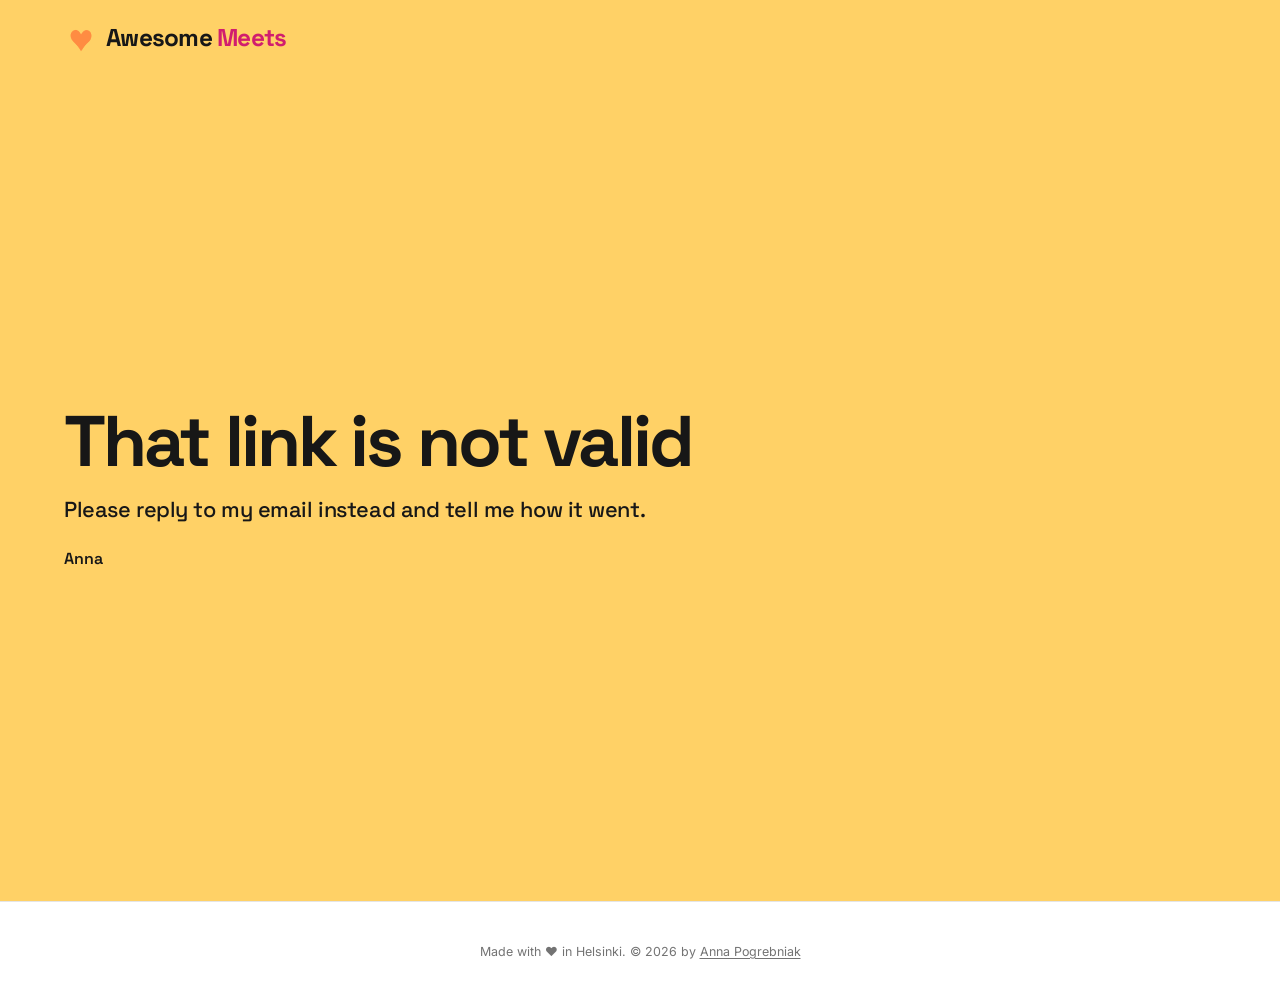
<file: feedback/index.html>
<!DOCTYPE html>
<html lang="en">
<head>
  <meta charset="UTF-8">
  <meta name="viewport" content="width=device-width, initial-scale=1">
  <meta name="theme-color" content="#FFD166">
  <!-- The feedback form people reach from the buttons in the "how did it go?" email (sent 3 hours after a meetup).
       It lives here, and not on the Google script's own address, because a script link shows a Google Drive error
       ("Sorry, unable to open the file at this time") to anyone signed into more than one Google account.
       On purpose this page has NO Google Analytics, NO Ahrefs and NO Buy Me a Coffee button: the address carries
       a personal link code, and that code should not travel to any other service. Not in the sitemap, not indexed. -->
  <meta name="am-version" content="2.72">
  <title>How did it go? | Awesome Meets</title>
  <meta name="robots" content="noindex, nofollow">
  <meta name="referrer" content="no-referrer">
  <link rel="icon" href="../favicon.ico" sizes="any">
  <link rel="icon" type="image/png" sizes="32x32" href="../assets/img/icon-32.png">
  <link rel="icon" type="image/png" sizes="48x48" href="../assets/img/icon-48.png">
  <link rel="icon" type="image/png" sizes="192x192" href="../assets/img/icon-192.png">
  <link rel="apple-touch-icon" href="../assets/img/awesome-meets-logo-180.png">
  <link rel="preconnect" href="https://fonts.googleapis.com">
  <link rel="preconnect" href="https://fonts.gstatic.com" crossorigin>
  <link href="https://fonts.googleapis.com/css2?family=Inter:wght@400;500;600&family=Space+Grotesk:wght@500;600;700&display=swap" rel="stylesheet">
  <link rel="stylesheet" href="../assets/css/site.css?v=2.72">
  <link rel="stylesheet" href="../assets/css/next.css?v=2.72">
</head>
<body class="fb-page nx nx-page nx-feedback">

<header class="site-header nx-header">
  <div class="container site-header__in">
    <a class="logo" href="../" aria-label="Awesome Meets, home">
      <img src="../assets/img/heart.png" alt="" width="30" height="30">
      <span class="logo__word">Awesome <span>Meets</span></span>
    </a>
  </div>
</header>

<main>
  <section class="section fb" id="top">
    <div class="container">
      <div class="am-wrap fb__wrap">

        <!-- 1. the form. Shown at once: nothing on this page waits for the backend (see feedback.js) -->
        <div class="fb__state" id="fbForm" hidden>
          <h1 id="fbTitle">Thank you!</h1>
          <p class="fb__lead" id="fbLead"></p>

          <form class="am-card fb__card" id="fbFormEl" novalidate>
            <!-- shown instead of the score questions when the button clicked in the email was "It didn't happen" (Anna, 1 Oct 2026) -->
            <div id="fbWhyNot" hidden>
              <fieldset class="am-q">
                <legend>What got in the way?</legend>
                <p class="form__hint">Tick everything that applies.</p>
                <div class="am-list" id="fbReasons"></div>
                <div class="fb-other" id="fbOtherBox" hidden>
                  <label class="sr-only" for="fbOther">What happened?</label>
                  <input type="text" id="fbOther" name="other" maxlength="250" placeholder="What happened?">
                </div>
              </fieldset>
            </div>

            <div id="fbScore">
            <fieldset class="am-q">
              <legend>How likely are you to recommend Awesome Meets to a friend or colleague?</legend>
              <div class="fb-nps" id="fbNps"></div>
              <div class="fb-nps__ends"><span>0 = not at all</span><span>10 = absolutely</span></div>
            </fieldset>

            <div class="am-q">
              <label class="am-q__label" for="fbWhy">What's the main reason for your score?</label>
              <textarea id="fbWhy" name="why" maxlength="2000"></textarea>
            </div>

            <!-- Anna, 2 Oct 2026: "add a question in the feedback form if they knew the person beforehand". The match's first name replaces "your match" once it arrives. -->
            <fieldset class="am-q">
              <legend id="fbKnewQ">Did you know your match before?</legend>
              <div class="am-list">
                <label class="am-option"><input type="radio" name="knew" value="No, we'd never met"><span>No, we'd never met</span></label>
                <label class="am-option"><input type="radio" name="knew" value="Only online, for example on LinkedIn"><span>Only online, for example on LinkedIn</span></label>
                <label class="am-option"><input type="radio" name="knew" value="We'd met once or twice"><span>We'd met once or twice</span></label>
                <label class="am-option"><input type="radio" name="knew" value="Yes, we already knew each other"><span>Yes, we already knew each other</span></label>
              </div>
            </fieldset>

            <!-- November trios only (Claude's addition, 3 Nov 2026): shown once the backend says it is a trio -->
            <fieldset class="am-q" id="fbCameQ" hidden>
              <legend>Did all three of you meet?</legend>
              <div class="am-list">
                <label class="am-option"><input type="radio" name="came" value="All three of us"><span>Yes, all three of us</span></label>
                <label class="am-option"><input type="radio" name="came" value="Two of us"><span>Two of us</span></label>
              </div>
            </fieldset>

            <div class="am-q fb-share">
              <label class="am-option" for="fbShare">
                <input type="checkbox" id="fbShare" name="share">
                <span>I'm happy for Anna to share this feedback publicly (for example on awesomemeets.com or LinkedIn)</span>
              </label>
              <div class="fb-share__more" id="fbPub" hidden>
                <p class="form__hint">It would be shown with this name, job and company. Change them if you like.</p>
                <label class="sr-only" for="fbPubName">Full name</label>
                <input type="text" id="fbPubName" name="pubName" maxlength="120" placeholder="Full name" autocomplete="name">
                <label class="sr-only" for="fbPubJob">Job title</label>
                <input type="text" id="fbPubJob" name="pubJob" maxlength="120" placeholder="Job title" autocomplete="organization-title">
                <label class="sr-only" for="fbPubCompany">Company</label>
                <input type="text" id="fbPubCompany" name="pubCompany" maxlength="120" placeholder="Company" autocomplete="organization">
              </div>
            </div>
            </div>

            <!-- November only (Anna, 3 Nov 2026: "ask them instead if they should be included in the december meet up" "yes / no / already signed up").
                 Shown after "It didn't happen" too. A Yes puts them on the December waitlist (backend). -->
            <fieldset class="am-q" id="fbDecQ" hidden>
              <legend>Would you like to join Awesome Meets in December too?</legend>
              <!-- the email goes out on 25 Nov 1PM, the day before the December sign-ups close (Fri 27 Nov 10AM) (Anna: "so there's time to add them into the mix before we start matching") -->
              <p class="form__hint">If yes, I'll match you for December using the answers you gave for November.</p>
              <div class="am-list">
                <label class="am-option"><input type="radio" name="december" value="Yes"><span>Yes</span></label>
                <label class="am-option"><input type="radio" name="december" value="No"><span>No</span></label>
                <label class="am-option"><input type="radio" name="december" value="Already signed up"><span>Already signed up</span></label>
              </div>
            </fieldset>

            <div class="am-q">
              <label class="am-q__label" for="fbNote">Anything for Anna's eyes only?</label>
              <p class="form__hint">Only Anna reads this: never shared with your match, never published. About your match, the format, anything.</p>
              <textarea id="fbNote" name="note" maxlength="2000"></textarea>
            </div>

            <button class="btn btn--primary" type="submit" id="fbSend">Send feedback</button>
            <p class="form__hint fb__private">Only Anna can read this. Your match does not see your answers.</p>
          </form>
        </div>

        <!-- 2. the thank-you, shown the instant "Send feedback" is clicked; the line under the heading reports the saving -->
        <div class="fb__state fb__state--center" id="fbDone" hidden>
          <h1 id="fbDoneTitle">Thank you!</h1>
          <p class="fb__lead" id="fbDoneLead" aria-live="polite">Saving your answers…</p>
          <button class="btn btn--outline" type="button" id="fbResend" hidden>Try again</button>
          <p class="fb__sign">See you out there ✨<br>Anna<br>Awesome Meets</p>
        </div>

        <!-- 3. the link is wrong -->
        <div class="fb__state fb__state--center" id="fbError" hidden>
          <h1 id="fbErrorTitle">That link is not valid</h1>
          <p class="fb__lead" id="fbErrorLead">Please reply to my email instead and tell me how it went.</p>
          <p class="fb__sign">Anna</p>
        </div>

        <noscript><p class="fb__lead">This page needs JavaScript. If it does not open, please reply to my email instead and tell me how it went. Anna</p></noscript>
      </div>
    </div>
  </section>
</main>

<footer class="site-footer">
  <div class="container">
    <p class="site-version" style="margin-top:0">Made with ❤️ in Helsinki. © 2026 by <a href="https://awesomemarketer.fi/">Anna Pogrebniak</a></p>
  </div>
</footer>

<script src="../assets/js/config.js?v=2.72"></script>
<script src="../assets/js/feedback.js?v=2.72"></script>
<script src="../assets/js/next.js?v=2.72"></script>
</body>
</html>
</file>
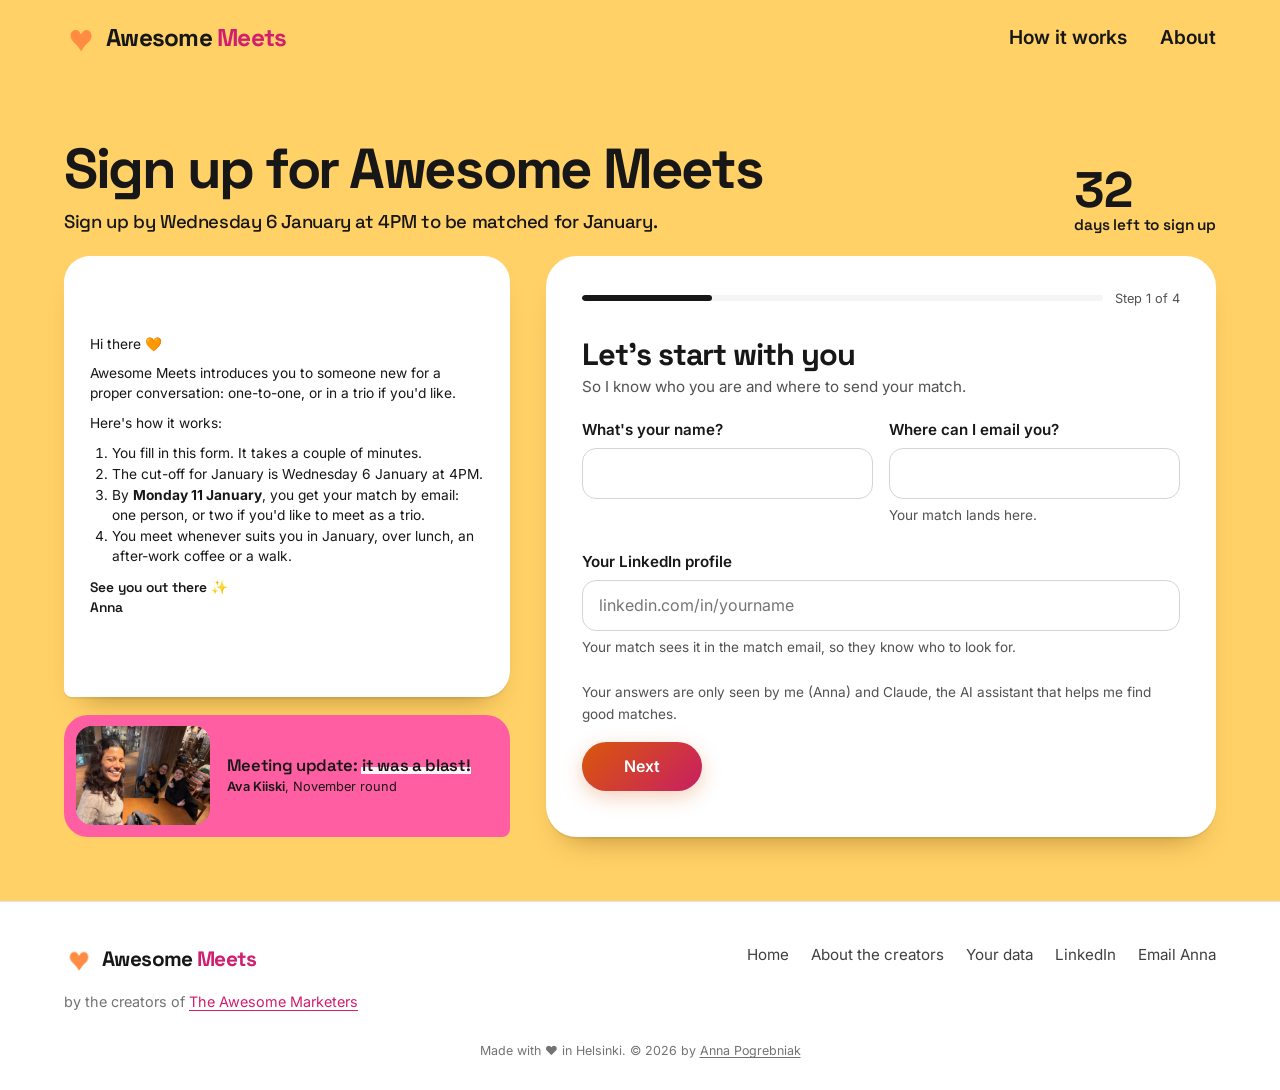
<file: join/index.html>
<!DOCTYPE html>
<html lang="en">
<head>
  <meta charset="UTF-8">
  <meta name="viewport" content="width=device-width, initial-scale=1">
  <meta name="theme-color" content="#FFD166">
  <!-- Google tag (gtag.js) -->
  <script async src="https://www.googletagmanager.com/gtag/js?id=G-60GBR73KYC"></script>
  <script>
    window.dataLayer = window.dataLayer || [];
    function gtag(){dataLayer.push(arguments);}
    gtag('js', new Date());

    gtag('config', 'G-60GBR73KYC');
  </script>
  <script src="https://analytics.ahrefs.com/analytics.js" data-key="cfnnZfeMKl9oOXrEyxjwuw" async></script>
  <meta name="am-version" content="2.72">
  <title>Sign up | Awesome Meets</title>
  <meta name="description" content="Sign up for Awesome Meets. We introduce you to someone new in Helsinki for a one-to-one conversation over lunch, coffee or a walk.">
  <link rel="canonical" href="https://awesomemeets.com/join/">
  <!-- LAUNCH: remove this line once the old page redirects here (see README) -->
  <meta property="og:type" content="website">
  <meta property="og:title" content="Sign up for Awesome Meets">
  <meta property="og:description" content="We introduce you to someone new in Helsinki for a one-to-one conversation over lunch, coffee or a walk. Sign-ups are always open.">
  <meta property="og:image" content="https://awesomemeets.com/assets/img/og-join.png?v=2">
  <meta property="og:image:width" content="1200">
  <meta property="og:image:height" content="630">
  <meta name="twitter:image" content="https://awesomemeets.com/assets/img/og-join.png?v=2">
  <meta property="og:url" content="https://awesomemeets.com/join/">
  <meta name="twitter:card" content="summary_large_image">
  <link rel="icon" href="../favicon.ico" sizes="any">
  <link rel="icon" type="image/png" sizes="32x32" href="../assets/img/icon-32.png">
  <link rel="icon" type="image/png" sizes="48x48" href="../assets/img/icon-48.png">
  <link rel="icon" type="image/png" sizes="192x192" href="../assets/img/icon-192.png">
  <link rel="apple-touch-icon" href="../assets/img/awesome-meets-logo-180.png">
  <link rel="preconnect" href="https://fonts.googleapis.com">
  <link rel="preconnect" href="https://fonts.gstatic.com" crossorigin>
  <link href="https://fonts.googleapis.com/css2?family=Inter:wght@400;500;600&family=Space+Grotesk:wght@500;600;700&display=swap" rel="stylesheet">
  <link rel="stylesheet" href="../assets/css/site.css?v=2.72">
  <link rel="stylesheet" href="../assets/css/next.css?v=2.72">
</head>
<body class="nx nx-page nx-join">

<header class="site-header nx-header">
  <div class="container site-header__in">
    <a class="logo" href="../" aria-label="Awesome Meets, home">
      <img src="../assets/img/heart.png" alt="" width="30" height="30">
      <span class="logo__word">Awesome <span>Meets</span></span>
    </a>
    <nav class="site-nav" aria-label="Main">
      <a href="../#how">How it works</a>
      <a href="../about/">About</a>
    </nav>
  </div>
</header>

<main>
  <section class="hero hero--join" id="top">
    <div class="container">
      <h1><span data-show="waitlist">Want in for <span class="grad" data-am="label">December</span>?</span><span data-show="open" hidden>Sign up for <span class="grad">Awesome Meets</span></span></h1>
      <p class="hero__lede" data-show="waitlist">Leave your email and you'll be first to know when the next round of one-to-one networking opens.</p>
      <p class="hero__lede" data-show="open" data-am="openLede" hidden></p>

      <div class="am-live" id="amLive" aria-live="polite">
        <div class="am-live__row">
          <div class="am-live__item" id="amCountItem">
            <span class="am-live__num" id="amCountNum">42</span>
            <span class="am-live__label" id="amCountLabel">people signed up for November</span>
          </div>
          <div class="am-live__sep" id="amLiveSep" aria-hidden="true"></div>
          <div class="am-live__item" id="amLeftItem">
            <span class="am-live__num" id="amLeftNum">Dec</span>
            <span class="am-live__label" id="amLeftLabel">next round</span>
          </div>
        </div>
        <div class="am-live__bar" id="amLiveBar" hidden><span class="am-live__fill" id="amLiveFill"></span></div>
        <div class="am-live__foot">
          <span><i class="am-live__pulse" aria-hidden="true"></i><span id="amLiveState">Waitlist for December open</span></span>
          <span id="amLiveClose">Last round: November 2026</span>
        </div>
      </div>
      <!-- One line of real feedback right above the form (Anna, 26 Nov 2026: "ideally add feedback in there too"). Delfin Vassallo
           ticked the public box in the November feedback; more quotes sit beside the form (below it on a phone). -->
      <p class="join-quote" data-show="open" hidden><span class="join-quote__text">“Great discussion that extended for 3 hours.”</span> <span class="join-quote__who">Delfin Vassallo, November round</span></p>
    </div>
  </section>

  <!-- WAITLIST -->
  <section class="section" data-show="waitlist">
    <div class="container">
      <div class="am-wrap">
        <div class="am-card">
          <div class="am-done">
            <h2>Join the waitlist for <span data-am="label">December</span></h2>
            <p>Sign-ups for <span data-am="lastMonth">November 2026</span> are closed. Thanks to everyone who signed up!</p>
            <div class="am-wait js-waitlist">
              <form class="am-wait__form" novalidate>
                <label class="am-hp" aria-hidden="true">Leave this empty<input type="text" class="js-trap" tabindex="-1" autocomplete="off"></label>
                <input type="email" placeholder="you@company.com" autocomplete="email" aria-label="Your email">
                <button type="submit" class="btn btn--primary">Keep me posted</button>
              </form>
              <p class="form__hint nx-slow">The button is really slow, have patience 🌚</p>
              <p class="am-wait__note">Only your email, in a private Sheet, used only to send that invitation. Ask me any time to take it off. More on <a href="../data/">Your data</a>.</p>
              <p class="am-wait__done">You're on the list 🧡 I'll email you when <span data-am="label">December</span> opens.</p>
              <p class="am-status" role="alert"></p>
            </div>
          </div>
        </div>
        <p class="form__hint" style="text-align:center;margin-top:20px">Curious what you'd be signing up for? <a href="../#what">Here's how it works</a>.</p>
      </div>
    </div>
  </section>

  <!-- SIGN-UP FORM (only while a round is open) -->
  <!-- Anna, 26 Nov 2026: "slightly redesign the first page of sign up too, so that it works well on mobile (so the form starts
       above scroll), but ideally add feedback in there too". The letter used to sit inside step 1, above the first question,
       which pushed the name field two screens down on a phone. Now the form comes first; the letter and three pieces of
       feedback sit beside it on a computer and below it on a phone. -->
  <section class="section section--join" data-show="open" hidden>
    <div class="container">
      <div class="am-wrap am-wrap--join">
        <div class="am-card">
          <form id="amForm" novalidate>
            <div class="am-progress" aria-hidden="true">
              <div class="am-progress__bar"><div class="am-progress__fill" id="amProgress"></div></div>
              <span class="am-progress__label" id="amProgressLabel">Step 1 of 4</span>
            </div>

            <!-- The bot trap. Named so a phone's autofill never recognises it (it was "website", which autofill can fill
                 from a contact card, and the script then silently drops the sign-up as a bot). -->
            <div class="am-hp" aria-hidden="true">
              <label for="amHp">Leave this empty</label>
              <input type="text" id="amHp" name="am_hp" tabindex="-1" autocomplete="off">
            </div>

            <!-- The November form (Anna, 6 Oct 2026): no topics, no days or times; job function, city, one-to-one or trio.
                 Option lists live in assets/js/form.js and must match R2_OPTIONS in the backend script letter for letter. -->
            <!-- Step 1 -->
            <div class="am-step is-active" data-step="1">
              <h2 class="am-step__title">Let's start with you</h2>
              <p class="am-step__intro">So I know who you are and where to send your match.</p>
              <div class="am-q" data-q="fullName">
                <label class="am-q__label" for="fullName">What's your name?</label>
                <input type="text" id="fullName" name="fullName" autocomplete="name" maxlength="120" required>
                <p class="am-error">Tell me your name so your match knows who to look for.</p>
              </div>
              <div class="am-q" data-q="email">
                <label class="am-q__label" for="email">Where can I email you?</label>
                <p class="form__hint">Your match lands here.</p>
                <input type="email" id="email" name="email" autocomplete="email" maxlength="160" required>
                <p class="am-error">That email doesn't look quite right. Mind checking it?</p>
              </div>
              <div class="am-q" data-q="linkedin">
                <label class="am-q__label" for="linkedin">Your LinkedIn profile</label>
                <p class="form__hint">Your match sees it in the match email, so they know who to look for.</p>
                <input type="url" id="linkedin" name="linkedin" placeholder="linkedin.com/in/yourname" maxlength="300" required>
                <p class="am-error">Paste the link to your profile, like linkedin.com/in/yourname</p>
              </div>
              <p class="form__hint am-seen">Your answers are only seen by me (Anna) and Claude, the AI assistant that helps me find good matches.</p>
            </div>

            <!-- Step 2 -->
            <div class="am-step" data-step="2">
              <h2 class="am-step__title">Your work life</h2>
              <p class="am-step__intro">So I can find people you'll click with.</p>
              <fieldset class="am-q" data-q="jobFunction">
                <legend>What do you do?</legend>
                <p class="form__hint">Pick the one closest to your job.</p>
                <div class="am-list am-list--2" data-options="jobFunction" data-type="radio"></div>
                <p class="am-error">Pick the closest one, "Other" works too.</p>
              </fieldset>
              <div class="am-q" data-q="jobTitle">
                <label class="am-q__label" for="jobTitle">What's your job title? <span class="am-q__opt">(or your most recent one, optional)</span></label>
                <input type="text" id="jobTitle" name="jobTitle" maxlength="120">
              </div>
              <div class="am-q" data-q="company">
                <label class="am-q__label" for="company">Where do you work? <span class="am-q__opt">(optional)</span></label>
                <input type="text" id="company" name="company" autocomplete="organization" maxlength="120">
              </div>
              <fieldset class="am-q" data-q="industry">
                <legend>Which industry are you in?</legend>
                <div class="am-list am-list--2" data-options="industry" data-type="radio"></div>
                <!-- Anna, 27 Nov 2026: 'when one chooses "other industry" let it open a type field to write which one it is'.
                     form.js moves this into the list, right after "Other", and shows it only while "Other" is picked.
                     Optional. Saved in the column "Industry (if other)". -->
                <div class="am-other" data-q="industryOther" hidden>
                  <input type="text" id="industryOther" name="industryOther" maxlength="80" placeholder="Which one? (optional)" aria-label="Which industry? (optional)">
                </div>
                <p class="am-error">Pick the closest one, "Other" works too.</p>
              </fieldset>
              <fieldset class="am-q" data-q="seniority">
                <legend>Where are you in your career?</legend>
                <div class="am-list am-list--2" data-options="seniority" data-type="radio"></div>
                <p class="am-error">Pick the one that fits best.</p>
              </fieldset>
            </div>

            <!-- Step 3 -->
            <div class="am-step" data-step="3">
              <h2 class="am-step__title">Where and how</h2>
              <p class="am-step__intro">You pick the day, the time and the place with your match. These help me find the right person.</p>
              <fieldset class="am-q" data-q="city">
                <legend>Where are you based?</legend>
                <div class="am-list am-list--2" data-options="city" data-type="radio"></div>
                <p class="am-error">Pick where you're based.</p>
              </fieldset>
              <div class="am-q" data-q="cityOther" hidden>
                <label class="am-q__label" for="cityOther">Which city?</label>
                <input type="text" id="cityOther" name="cityOther" maxlength="80" autocomplete="address-level2">
                <p class="am-error">Tell me which city you're in.</p>
              </div>
              <!-- Only for "Not in Finland" (Anna, 17 Nov 2026: "add an option in the city choice to be not in finland and then they type
                   the city + country themselves") -->
              <div class="am-q" data-q="country" hidden>
                <label class="am-q__label" for="country">Which country?</label>
                <input type="text" id="country" name="country" maxlength="80" autocomplete="country-name">
                <p class="am-error">Tell me which country you're in.</p>
              </div>
              <!-- For everyone outside the Helsinki region (Anna, 17 Nov 2026: "note here that they'll stay in the database until a
                   proper match would be guaranteed. actually leave this note for everything but helsinki cause i can't guarantee
                   anything but helsinki") -->
              <div class="am-q" data-q="cityNote" hidden>
                <p class="am-note">For now I can only guarantee matches in the Helsinki region. Anywhere else, you'll stay in my database until I can find you a proper match nearby.</p>
              </div>
              <!-- Only for the Helsinki region: the areas, as in round one (Anna, 6 Oct 2026: "ask them for preference to meet like before (multiple choice)") -->
              <fieldset class="am-q" data-q="areas" hidden>
                <legend>Where in the Helsinki region could you meet?</legend>
                <p class="form__hint">Pick every area that works for you. More areas mean an easier match.</p>
                <div class="am-list am-list--2" data-options="areas" data-type="checkbox"></div>
                <p class="am-error">Pick at least one area.</p>
              </fieldset>
              <fieldset class="am-q" data-q="travelHelsinki" hidden>
                <legend>Could you travel to Helsinki for a meetup?</legend>
                <div class="am-list am-list--2" data-options="travelHelsinki" data-type="radio"></div>
                <p class="am-error">Pick yes or no.</p>
              </fieldset>
              <fieldset class="am-q" data-q="travelTampere" hidden>
                <legend>Could you travel to Tampere for a meetup?</legend>
                <div class="am-list am-list--2" data-options="travelTampere" data-type="radio"></div>
                <p class="am-error">Pick yes or no.</p>
              </fieldset>
              <fieldset class="am-q" data-q="format">
                <legend>One-to-one or a trio?</legend>
                <p class="form__hint">You get one match either way: one person, or two people and you meet as three.</p>
                <div class="am-list" data-options="format" data-type="radio"></div>
                <p class="am-error">Pick one.</p>
              </fieldset>
              <fieldset class="am-q" data-q="activities">
                <legend>What would you like to do?</legend>
                <p class="form__hint">Pick everything that sounds good.</p>
                <div class="am-list" data-options="activities" data-type="checkbox"></div>
                <p class="am-error">Pick at least one.</p>
              </fieldset>
            </div>

            <!-- Step 4 -->
            <div class="am-step" data-step="4">
              <h2 class="am-step__title">Almost there!</h2>
              <p class="am-step__intro">A few quick optional ones, then you're in.</p>
              <fieldset class="am-q" data-q="meetingCriteria">
                <legend>Anything that matters to you in a match? <span class="am-q__opt">(optional)</span></legend>
                <div class="am-list" data-options="meetingCriteria" data-type="checkbox"></div>
              </fieldset>
              <div class="am-q" data-q="feedback">
                <label class="am-q__label" for="feedback">Any thoughts or ideas for Awesome Meets? <span class="am-q__opt">(optional)</span></label>
                <p class="form__hint">I'd love to hear what you think and how to make it better.</p>
                <textarea id="feedback" name="feedback" maxlength="2000"></textarea>
              </div>
              <!-- Anna, 19 Nov 2026: "add a button in the sign up form something like 'keep me in the monthly rotation' so they dont
                   have to sign up each time". "Next rounds", not "monthly": no round is promised. Saved as "Keep me in (next rounds)". -->
              <!-- Anna, 27 Nov 2026: "make this more highlighted, it's an importand button", then "maybe even make it obligatory
                   question with Yes/No type of answer but friendly?". It was a tick box nobody had to touch; now it is a question
                   everyone answers. Still saved as "Keep me in (next rounds)": Yes, or empty for no. -->
              <div class="am-q am-keep" data-q="keepIn" role="radiogroup" aria-labelledby="keepInQ">
                <div class="am-keep__ask">
                  <p class="am-q__label" id="keepInQ">Want to stay in for the next rounds?</p>
                  <p class="form__hint">Say yes and you won't need to sign up again: I'll include you in each new round with these same answers. You can step out any time by replying to one of my&nbsp;emails.</p>
                </div>
                <div class="am-list am-list--2">
                  <label class="am-option"><input type="radio" name="keepIn" value="yes"> Yes, keep me&nbsp;in</label>
                  <label class="am-option"><input type="radio" name="keepIn" value="no"> No, just this&nbsp;round</label>
                </div>
                <p class="am-error">Please pick yes or&nbsp;no.</p>
              </div>
              <!-- This note is what people agree to. If you change a word of it, bump consentVersion in assets/js/config.js.
                   Folded by default (Anna, 27 Nov 2026: "the data - make it folded by default"): the title is the line to press. -->
              <details class="am-datanote">
                <summary>Your data in Awesome Meets</summary>
                <ul>
                  <li><strong>Who has access:</strong> only me, Anna: no other person sees your answers. Claude, an AI assistant made by Anthropic, processes them to help me find good matches, and I decide every match myself.</li>
                  <li><strong>What it's used for:</strong> matching you with one person, or two for a trio. In the next rounds too, but only if you say yes above. Nothing else.</li>
                  <li><strong>What your match sees:</strong> your name, job title, company, LinkedIn and email address, so you can get in touch.</li>
                  <li><strong>How you'll hear from me:</strong> by email, from anna@meet.awesomemarketers.fi, sent through Resend, an email delivery service. Replies land in my normal inbox.</li>
                  <li><strong>After the meetup:</strong> I send you a short feedback questionnaire. Answering is up to you.</li>
                  <li><strong>Where it's stored:</strong> a private Google Sheet in The Awesome Marketers' Google Workspace.</li>
                  <li><strong>How long:</strong> deleted within 12 months of your last match, or sooner if you ask.</li>
                </ul>
              </details>
              <div class="am-q" data-q="agreeData">
                <label class="am-option"><input type="checkbox" id="agreeData" name="agreeData"> I agree that my answers are stored and used as described above</label>
                <p class="form__hint">Every detail is in the <a href="../data/" target="_blank" rel="noopener">data policy</a>.</p>
                <p class="am-error">I can only match you if you're OK with this.</p>
              </div>
              <!-- Anna, 14 Oct 2026: "mention before the final submit button that we will be introducing ghisting penalty of
                   25 euros or a strike system if you've been matched and ignored your match without proper reason".
                   An announcement only: nothing is charged yet. Charging would need written terms people agree to first. -->
              <p class="am-note am-ghosting"><strong>Heads-up about ghosting:</strong> I'll be introducing a €25 ghosting penalty or a strike system for anyone who's matched and then ignores their match without a proper reason. Plans change, and that's fine: just tell your match.</p>
            </div>

            <div class="am-nav">
              <button type="button" class="btn btn--outline" id="amBack" hidden>Back</button>
              <button type="button" class="btn btn--primary" id="amNext">Next</button>
              <button type="submit" class="btn btn--primary" id="amSubmit" hidden>Count me in</button>
            </div>
            <p class="am-status" id="amStatus" role="alert"></p>
          </form>

          <!-- Shown the instant "Count me in" is pressed; the answers save in the background and the small line reports it
               (Anna, 14 Oct 2026, after a friend waited on "Sending…", refreshed and lost his answers). See form.js. -->
          <div class="am-done" id="amDone" hidden>
            <h2 id="amDoneTitle">You're in! 🧡</h2>
            <div id="amDoneOk">
              <p id="amDoneMatch">You're in for <span data-am="label">this round</span>. By <span data-am="matchedByLong">then</span> I'll email you your match.</p>
              <p id="amDoneAway" hidden>You're in for <span data-am="label">this round</span>. By <span data-am="matchedByLong">then</span> I'll email you if I've found you a match: for now I can only guarantee one in the Helsinki&nbsp;region.</p>
              <p>A confirmation email is on its way. Can't see it? Peek in your spam folder.</p>
            </div>
            <p class="am-save" id="amSaveState" aria-live="polite"></p>
            <button type="button" class="btn btn--outline am-retry" id="amRetry" hidden>Try again</button>
          </div>
        </div>

        <aside class="am-side" aria-label="How it works, and what people said">
          <nav class="nx-way" aria-label="Steps of the sign-up form">
            <ol>
              <li data-way="1"><button type="button">Let's start with you</button><p>So I know who you are and where to send your match.</p></li>
              <li data-way="2"><button type="button">Your work life</button><p>So I can find people you'll click with.</p></li>
              <li data-way="3"><button type="button">Where and how</button><p>You pick the day, the time and the place with your match. These help me find the right person.</p></li>
              <li data-way="4"><button type="button">Almost there!</button><p>A few quick optional ones, then you're in.</p></li>
            </ol>
            <ul class="nx-way__dates">
              <li><span data-nx="signBy"></span><strong data-nx="closesAt"></strong></li>
              <li><span>Your match arrives by</span><strong data-nx="matchedByShort"></strong></li>
            </ul>
          </nav>
          <div class="am-letter">
            <p>Hi there 🧡</p>
            <p>Awesome Meets introduces you to someone new for a proper conversation: one-to-one, or in a trio if you'd like.</p>
            <p>Here's how it works:</p>
            <ol>
              <li>You fill in this form. It takes a couple of minutes.</li>
              <li data-am="cutoffLine">Each round has a cut-off date.</li>
              <li>By <strong data-am="matchedByLong"></strong>, you get your match by email: one person, or two if you'd like to meet as a trio.</li>
              <li>You meet whenever suits you in <span data-am="label"></span>, over lunch, an after-work coffee or a walk.</li>
            </ol>
            <p class="am-sign">See you out there ✨<br>Anna</p>
          </div>
          <!-- Real feedback, same people and wording as on the homepage (tab "Feedback"; Charlotte wrote "Alina" where this says "my match"). -->
          <div class="am-said">
            <p class="am-said__stat"><strong>93%</strong> rated their meetup 9 or 10 out of&nbsp;10.</p>
            <figure class="am-said__msg">
              <blockquote><p>Awesome match. I love how it went and <mark>chatted longer than planned.</mark></p></blockquote>
              <figcaption><strong>Iryna Baranivska</strong>, Marketing Lead at an early-stage startup</figcaption>
            </figure>
            <figure class="am-said__msg am-said__msg--b">
              <blockquote><p>It was <mark>so much fun</mark> to get to know my match and learn more about her.</p></blockquote>
              <figcaption><strong>Charlotte</strong>, Business Area Director at Valve One Growth</figcaption>
            </figure>
            <figure class="am-said__photo">
              <img src="../assets/img/meetup-ava-november.jpg" width="1400" height="1050" loading="lazy" decoding="async" alt="Ava Kiiski taking a selfie at a café table with two other people, one holding a curly brown dog. Everyone is smiling.">
              <figcaption><span class="nx-said__line">Meeting update: <mark>it was a&nbsp;blast!</mark></span><span class="nx-said__who"><strong>Ava Kiiski</strong>, November&nbsp;round</span></figcaption>
            </figure>
          </div>
        </aside>
      </div>
    </div>
  </section>
</main>

<footer class="site-footer">
  <div class="container">
    <div class="site-footer__in">
      <div>
        <a class="logo" href="../" aria-label="Awesome Meets, home">
          <img src="../assets/img/heart.png" alt="" width="30" height="30">
          <span class="logo__word">Awesome <span>Meets</span></span>
        </a>
        <p class="site-footer__by">by the creators of <a href="https://awesomemarketers.fi/">The Awesome Marketers</a></p>
      </div>
      <nav aria-label="Footer">
        <a href="../">Home</a>
        <a href="../about/">About the creators</a>
        <a href="../data/">Your data</a>
        <a href="https://www.linkedin.com/company/awesome-meets/">LinkedIn</a>
        <a href="mailto:anna@awesomemarketers.fi">Email Anna</a>
      </nav>
    </div>
    <p class="site-version">Made with ❤️ in Helsinki. © 2026 by <a href="https://awesomemarketer.fi/">Anna Pogrebniak</a></p>
  </div>
</footer>

<script src="../assets/js/config.js?v=2.72"></script>
<script src="../assets/js/site.js?v=2.72"></script>
<script src="../assets/js/form.js?v=2.72"></script>
<script src="../assets/js/next.js?v=2.72"></script>
<!-- Buy Me a Coffee button (Anna's own embed code, 30 Sep 2026). Its phone position and message style are adjusted in site.css. -->
<script data-name="BMC-Widget" data-cfasync="false" src="https://cdnjs.buymeacoffee.com/1.0.0/widget.prod.min.js" data-id="awesomemeets" data-description="Support me on Buy me a coffee!" data-message="Support Awesome Meets, one coffee at a time ☕️" data-color="#FF813F" data-position="Right" data-x_margin="18" data-y_margin="18"></script>
</body>
</html>
</file>
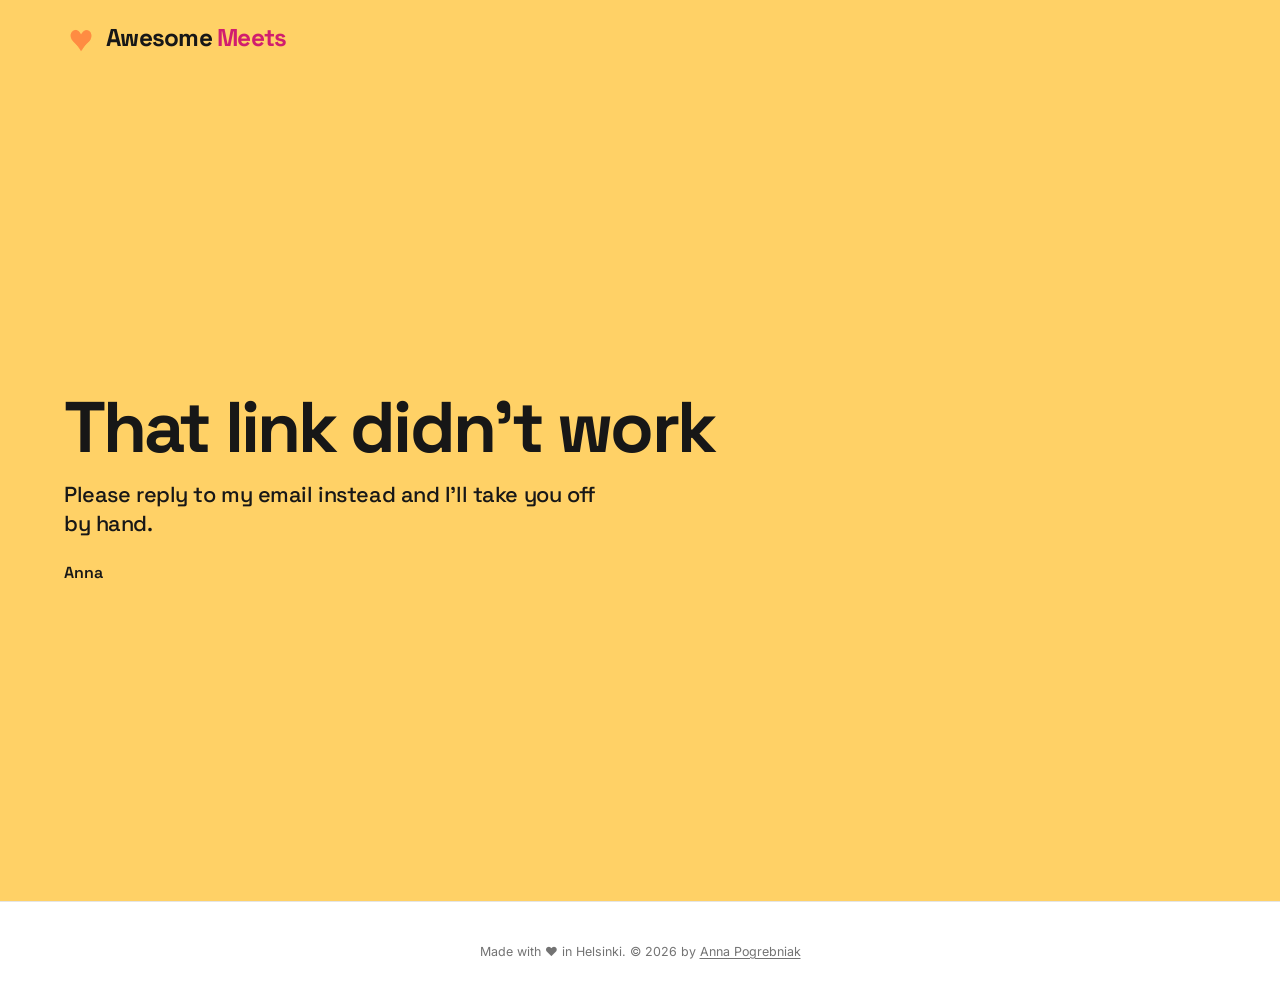
<file: leave/index.html>
<!DOCTYPE html>
<html lang="en">
<head>
  <meta charset="UTF-8">
  <meta name="viewport" content="width=device-width, initial-scale=1">
  <meta name="theme-color" content="#FFD166">
  <!-- The page behind "Take me off the list" in the confirmation email (Anna, 27 Nov 2026: "make it more that click this
       button and you'll be off the list and make a page which is remove me from this round but keep for the next /
       remove me from this round and all the future").
       The link only opens this page. Nothing is saved until the person presses one of the two buttons here, so a mail
       scanner that opens links cannot take anyone off. Like the unsubscribe page it has NO Google Analytics, NO Ahrefs
       and NO Buy Me a Coffee button: the address carries a personal link code, and that code should not travel to any
       other service. Not in the sitemap, not indexed. -->
  <meta name="am-version" content="2.72">
  <title>Changed your mind? | Awesome Meets</title>
  <meta name="robots" content="noindex, nofollow">
  <meta name="referrer" content="no-referrer">
  <link rel="icon" href="../favicon.ico" sizes="any">
  <link rel="icon" type="image/png" sizes="32x32" href="../assets/img/icon-32.png">
  <link rel="icon" type="image/png" sizes="48x48" href="../assets/img/icon-48.png">
  <link rel="icon" type="image/png" sizes="192x192" href="../assets/img/icon-192.png">
  <link rel="apple-touch-icon" href="../assets/img/awesome-meets-logo-180.png">
  <link rel="preconnect" href="https://fonts.googleapis.com">
  <link rel="preconnect" href="https://fonts.gstatic.com" crossorigin>
  <link href="https://fonts.googleapis.com/css2?family=Inter:wght@400;500;600&family=Space+Grotesk:wght@500;600;700&display=swap" rel="stylesheet">
  <link rel="stylesheet" href="../assets/css/site.css?v=2.72">
  <link rel="stylesheet" href="../assets/css/next.css?v=2.72">
</head>
<body class="fb-page nx nx-page nx-leave">

<header class="site-header nx-header">
  <div class="container site-header__in">
    <a class="logo" href="../" aria-label="Awesome Meets, home">
      <img src="../assets/img/heart.png" alt="" width="30" height="30">
      <span class="logo__word">Awesome <span>Meets</span></span>
    </a>
  </div>
</header>

<main>
  <section class="section fb" id="top">
    <div class="container">
      <div class="am-wrap fb__wrap">

        <!-- 1. the question. Nothing is saved before one of the two buttons is pressed -->
        <div class="fb__state fb__state--center" id="lvAsk" hidden>
          <h1>Changed your mind?</h1>
          <p class="fb__lead">No hard feelings. Pick what suits you. Nothing changes until you press one of the&nbsp;two.</p>
          <div class="lv__choices">
            <button class="btn btn--primary" type="button" id="lvRound">Skip this round, keep me in for the&nbsp;next</button>
            <button class="btn btn--outline" type="button" id="lvAll">Take me off this round and all future&nbsp;ones</button>
          </div>
          <p class="form__hint fb__private">Once the round's cut-off has passed, matching starts and this page can no longer take you off. Just reply to my email and I'll sort it&nbsp;out.</p>
        </div>

        <!-- 2. shown the instant a button is pressed; the line under the heading reports the saving -->
        <div class="fb__state fb__state--center" id="lvDone" hidden>
          <h1 id="lvDoneTitle">Done</h1>
          <p class="fb__lead" id="lvDoneLead" aria-live="polite">Saving…</p>
          <button class="btn btn--outline" type="button" id="lvRetry" hidden>Try again</button>
          <button class="btn btn--outline" type="button" id="lvUndo" hidden>Undo</button>
          <p class="fb__sign">Anna<br>Awesome Meets</p>
        </div>

        <!-- 3. the round's cut-off has passed: nothing was changed -->
        <div class="fb__state fb__state--center" id="lvClosed" hidden>
          <h1>Too late for a click</h1>
          <p class="fb__lead" id="lvClosedLead">Sign-ups for this round have closed and matching is under way. Reply to my email and I'll sort it out by&nbsp;hand.</p>
          <p class="fb__sign">Anna</p>
        </div>

        <!-- 4. the link is wrong -->
        <div class="fb__state fb__state--center" id="lvError" hidden>
          <h1>That link didn't work</h1>
          <p class="fb__lead">Please reply to my email instead and I'll take you off by hand.</p>
          <p class="fb__sign">Anna</p>
        </div>

        <noscript><p class="fb__lead">This page needs JavaScript. If it does not open, please reply to my email instead and I'll take you off by hand. Anna</p></noscript>
      </div>
    </div>
  </section>
</main>

<footer class="site-footer">
  <div class="container">
    <p class="site-version" style="margin-top:0">Made with ❤️ in Helsinki. © 2026 by <a href="https://awesomemarketer.fi/">Anna Pogrebniak</a></p>
  </div>
</footer>

<script src="../assets/js/config.js?v=2.72"></script>
<script src="../assets/js/leave.js?v=2.72"></script>
<script src="../assets/js/next.js?v=2.72"></script>
</body>
</html>
</file>
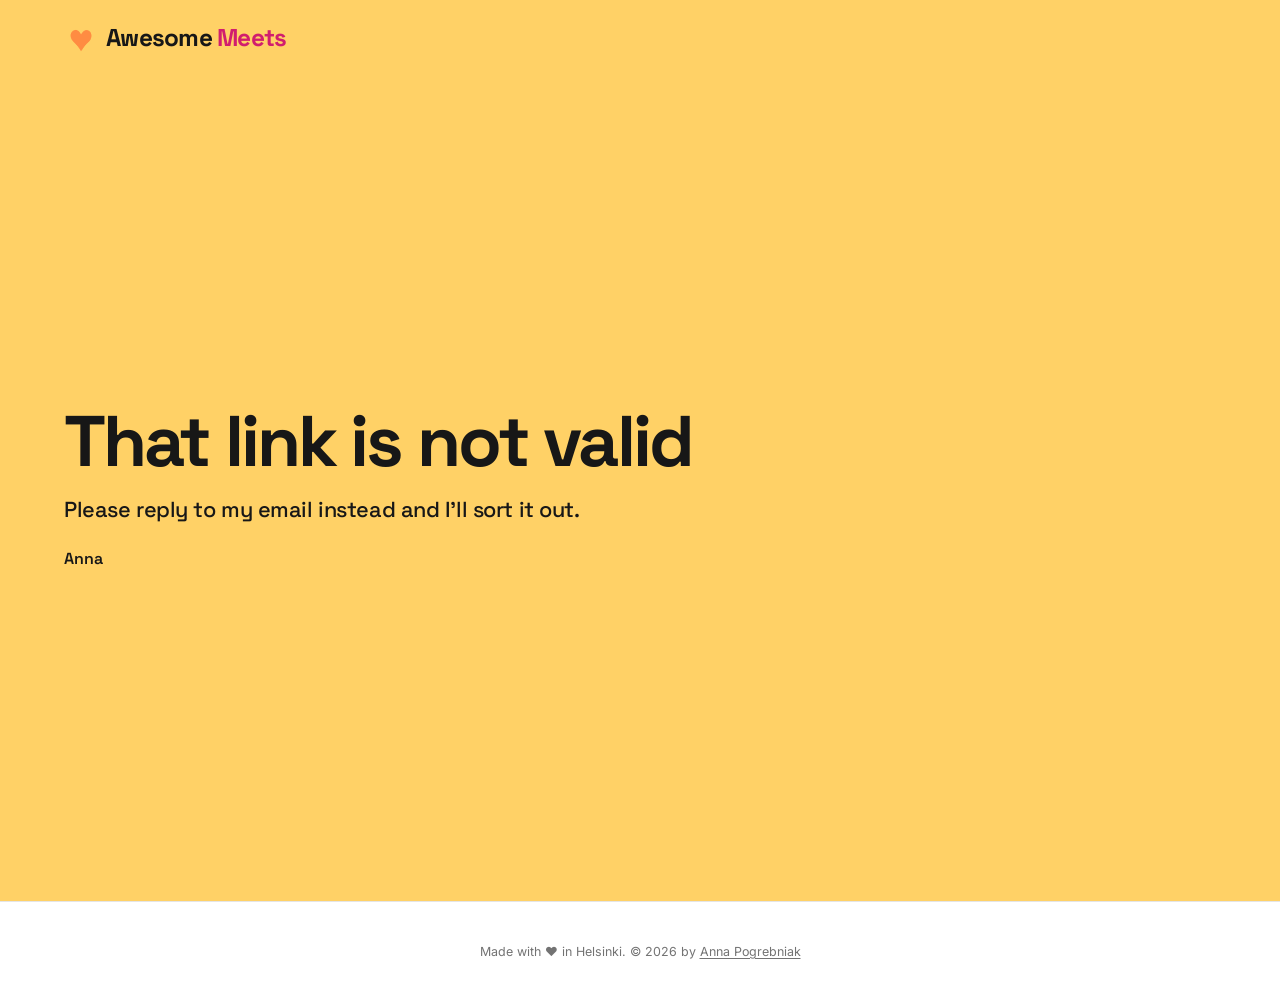
<file: plan/index.html>
<!DOCTYPE html>
<html lang="en">
<head>
  <meta charset="UTF-8">
  <meta name="viewport" content="width=device-width, initial-scale=1">
  <meta name="theme-color" content="#FFD166">
  <!-- The November group planner (Anna, 2 Nov 2026), reached from the "Pick your times" button in each person's own email:
       /plan/?g=<personal link code>. Everyone in a group sees the others' picks; once all have saved, the backend sets the
       earliest shared time and a place and emails the group. Same rules as feedback/: lives here and not on the Google
       script's own address (Drive error for anyone signed into several Google accounts), and on purpose NO Google
       Analytics, NO Ahrefs and NO Buy Me a Coffee: the address carries a personal link code. Not in the sitemap, not indexed. -->
  <meta name="am-version" content="2.72">
  <title>Plan your meetup | Awesome Meets</title>
  <meta name="robots" content="noindex, nofollow">
  <meta name="referrer" content="no-referrer">
  <link rel="icon" href="../favicon.ico" sizes="any">
  <link rel="icon" type="image/png" sizes="32x32" href="../assets/img/icon-32.png">
  <link rel="icon" type="image/png" sizes="48x48" href="../assets/img/icon-48.png">
  <link rel="icon" type="image/png" sizes="192x192" href="../assets/img/icon-192.png">
  <link rel="apple-touch-icon" href="../assets/img/awesome-meets-logo-180.png">
  <link rel="preconnect" href="https://fonts.googleapis.com">
  <link rel="preconnect" href="https://fonts.gstatic.com" crossorigin>
  <link href="https://fonts.googleapis.com/css2?family=Inter:wght@400;500;600&family=Space+Grotesk:wght@500;600;700&display=swap" rel="stylesheet">
  <link rel="stylesheet" href="../assets/css/site.css?v=2.72">
  <link rel="stylesheet" href="../assets/css/next.css?v=2.72">
</head>
<body class="fb-page plan-page nx nx-page nx-plan">

<header class="site-header nx-header">
  <div class="container site-header__in">
    <a class="logo" href="../" aria-label="Awesome Meets, home">
      <img src="../assets/img/heart.png" alt="" width="30" height="30">
      <span class="logo__word">Awesome <span>Meets</span></span>
    </a>
  </div>
</header>

<main>
  <section class="section fb plan" id="top">
    <div class="container">
      <div class="am-wrap fb__wrap">

        <!-- 1. the planner. Shown at once: the days are drawn here, the group arrives a moment later (see plan.js) -->
        <div class="fb__state" id="plForm" hidden>
          <p class="plan-test" id="plTest" hidden>Test planner: nothing here counts for your real meetup.</p>
          <h1 id="plTitle">Let's find a time</h1>
          <p class="fb__lead" id="plLead">Loading your group…</p>
          <div class="plan-people" id="plPeople"></div>
          <p class="plan-meta" id="plMeta" hidden></p>
          <div class="plan-note" id="plNote" hidden></div>

          <form class="am-card fb__card plan__card" id="plFormEl" novalidate>
            <fieldset class="am-q">
              <legend>When are you free?</legend>
              <p class="form__hint">Pick at least 4 different days and 6 times in total. The more you pick, the easier it is to find a time that suits everyone.</p>
              <p class="plan-key" id="plKey" hidden></p>
              <div id="plDays"></div>
              <button class="btn btn--outline btn--sm plan-clear" type="button" id="plClear">Clear all times</button>
            </fieldset>

            <fieldset class="am-q" id="plWhere">
              <legend>Where shall we meet?</legend>
              <p class="form__hint" id="plWhereHint">Suggest one or two places, or tap one that's already suggested.</p>
              <div class="am-list" id="plOffer"></div>
              <div class="plan-new" id="plNew">
                <label class="sr-only" for="plPlace1">Suggest a place</label>
                <input type="text" id="plPlace1" maxlength="80" placeholder="Suggest a place" autocomplete="off">
                <label class="sr-only" for="plPlace2">Another place (optional)</label>
                <input type="text" id="plPlace2" maxlength="80" placeholder="Another place (optional)" autocomplete="off">
              </div>
              <label class="am-option plan-any" id="plAnyBox"><input type="checkbox" id="plAny"><span>Any place works for me</span></label>
              <p class="plan-err" id="plPlaceErr" role="alert" hidden></p>
            </fieldset>

            <div class="plan-bar">
              <p class="plan-count" id="plCount" aria-live="polite"></p>
              <button class="btn btn--primary" type="submit" id="plSave" disabled>Save my answers</button>
            </div>
          </form>

          <p class="plan-agreed"><button class="plan-link" type="button" id="plAgreed">We've already agreed outside the planner</button></p>
        </div>

        <!-- 1b. from the "We've already agreed outside the planner" button in the reminder email (Anna, 3 Nov 2026). One more
             tap on purpose: a mail scanner that opens the link must not close the planner for the whole group. -->
        <div class="fb__state fb__state--center" id="plAgree" hidden>
          <h1>Already agreed on a day?</h1>
          <p class="fb__lead">Lovely! Tap below and I'll close the planner for your group, so nobody gets any more reminders about it.</p>
          <div class="plan-done-btns">
            <button class="btn btn--primary" type="button" id="plAgreeYes">Yes, we've agreed</button>
            <button class="btn btn--outline" type="button" id="plAgreeNo">No, take me to the planner</button>
          </div>
          <p class="fb__sign">See you out there ✨<br>Anna<br>Awesome Meets</p>
        </div>

        <!-- 2. after saving, or when the time is already set: the line under the heading follows the saving -->
        <div class="fb__state fb__state--center" id="plDone" hidden>
          <h1 id="plDoneTitle">Your answers are in 🧡</h1>
          <p class="fb__lead" id="plDoneLead" aria-live="polite">Saving your answers…</p>
          <!-- Anna, 3 Nov 2026: "in the saving screen - write down that saving time could be unusually long" (Google's script takes 2 to 20 seconds, more right after a release) -->
          <p class="plan-wait" id="plWait" hidden>Saving can take unusually long, sometimes up to a minute. Please keep this page open until it's done.</p>
          <div class="plan-set" id="plSet" hidden></div>
          <div class="plan-done-btns">
            <button class="btn btn--outline" type="button" id="plResend" hidden>Try again</button>
            <button class="btn btn--outline" type="button" id="plChange" hidden>Change my answers</button>
            <button class="btn btn--outline" type="button" id="plReopen" hidden>Open the planner again</button>
          </div>
          <!-- Anna, 2 Nov 2026: "after they submitted their time, can you also give small feedback form about this form? 5 stars + any issues" -->
          <form class="am-card plan-rate" id="plRate" novalidate hidden>
            <fieldset class="plan-rate__q">
              <legend>How was the planner?</legend>
              <div class="plan-stars" id="plStars"></div>
            </fieldset>
            <label class="sr-only" for="plRateText">Any issues or feedback?</label>
            <textarea id="plRateText" maxlength="2000" placeholder="Any issues or feedback? (optional)"></textarea>
            <button class="btn btn--outline btn--sm" type="submit" id="plRateSend" disabled>Send</button>
          </form>
          <p class="plan-rate__done" id="plRateDone" hidden>Thank you for the feedback 🧡</p>
          <p class="fb__sign">See you out there ✨<br>Anna<br>Awesome Meets</p>
        </div>

        <!-- 3. the link is wrong -->
        <div class="fb__state fb__state--center" id="plError" hidden>
          <h1>That link is not valid</h1>
          <p class="fb__lead">Please reply to my email instead and I'll sort it out.</p>
          <p class="fb__sign">Anna</p>
        </div>

        <noscript><p class="fb__lead">This page needs JavaScript. If it does not open, please reply to my email instead. Anna</p></noscript>
      </div>
    </div>
  </section>
</main>

<footer class="site-footer">
  <div class="container">
    <p class="site-version" style="margin-top:0">Made with ❤️ in Helsinki. © 2026 by <a href="https://awesomemarketer.fi/">Anna Pogrebniak</a></p>
  </div>
</footer>

<script src="../assets/js/config.js?v=2.72"></script>
<script src="../assets/js/plan.js?v=2.72"></script>
<script src="../assets/js/next.js?v=2.72"></script>
</body>
</html>
</file>
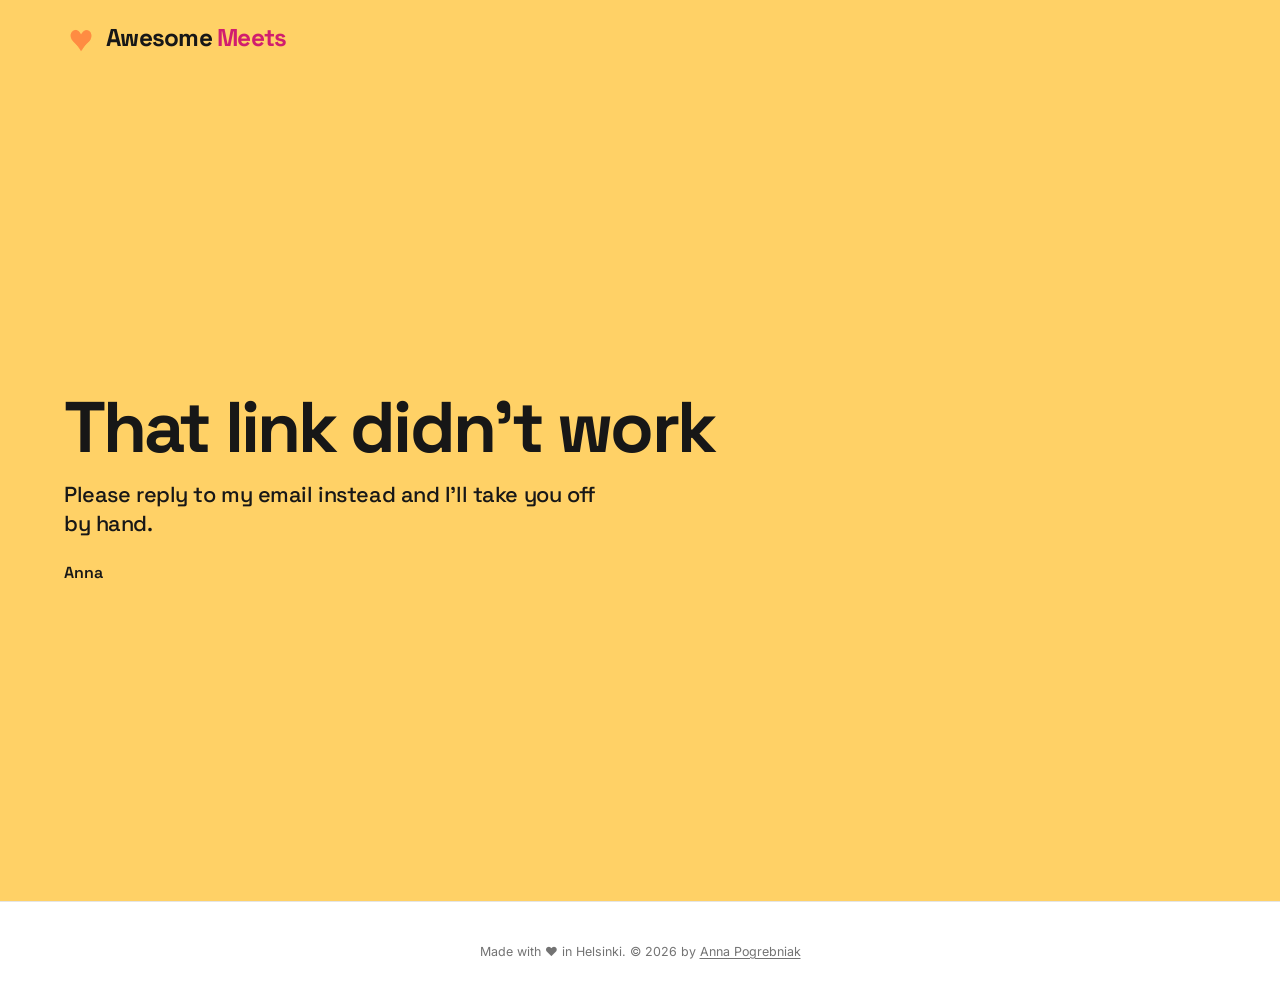
<file: unsubscribe/index.html>
<!DOCTYPE html>
<html lang="en">
<head>
  <meta charset="UTF-8">
  <meta name="viewport" content="width=device-width, initial-scale=1">
  <meta name="theme-color" content="#FFD166">
  <!-- The page behind "Don't email me about new rounds again" in an invitation email (Anna, 25 Nov 2026: "could we have a
       button unsubscribe / never hear about this again in this batch" and "remember if they marked it").
       The link only opens this page. Nothing is saved until the person presses the button here, so a mail scanner that
       opens links cannot unsubscribe anyone. Like the feedback page it lives here, and not on the Google script's own
       address, and has NO Google Analytics, NO Ahrefs and NO Buy Me a Coffee button: the address carries a personal
       link code, and that code should not travel to any other service. Not in the sitemap, not indexed. -->
  <meta name="am-version" content="2.72">
  <title>Stop emails about new rounds | Awesome Meets</title>
  <meta name="robots" content="noindex, nofollow">
  <meta name="referrer" content="no-referrer">
  <link rel="icon" href="../favicon.ico" sizes="any">
  <link rel="icon" type="image/png" sizes="32x32" href="../assets/img/icon-32.png">
  <link rel="icon" type="image/png" sizes="48x48" href="../assets/img/icon-48.png">
  <link rel="icon" type="image/png" sizes="192x192" href="../assets/img/icon-192.png">
  <link rel="apple-touch-icon" href="../assets/img/awesome-meets-logo-180.png">
  <link rel="preconnect" href="https://fonts.googleapis.com">
  <link rel="preconnect" href="https://fonts.gstatic.com" crossorigin>
  <link href="https://fonts.googleapis.com/css2?family=Inter:wght@400;500;600&family=Space+Grotesk:wght@500;600;700&display=swap" rel="stylesheet">
  <link rel="stylesheet" href="../assets/css/site.css?v=2.72">
  <link rel="stylesheet" href="../assets/css/next.css?v=2.72">
</head>
<body class="fb-page nx nx-page nx-unsub">

<header class="site-header nx-header">
  <div class="container site-header__in">
    <a class="logo" href="../" aria-label="Awesome Meets, home">
      <img src="../assets/img/heart.png" alt="" width="30" height="30">
      <span class="logo__word">Awesome <span>Meets</span></span>
    </a>
  </div>
</header>

<main>
  <section class="section fb" id="top">
    <div class="container">
      <div class="am-wrap fb__wrap">

        <!-- 1. the question. Nothing is saved before the button is pressed -->
        <div class="fb__state fb__state--center" id="unAsk" hidden>
          <h1>Stop emails about new rounds?</h1>
          <p class="fb__lead">One click and I won't email you about new Awesome&nbsp;Meets rounds again.</p>
          <button class="btn btn--primary" type="button" id="unStop">Yes, don't email me again</button>
          <p class="form__hint fb__private">If you sign up for a round yourself one day, you'll still get the emails for that round.</p>
        </div>

        <!-- 2. shown the instant the button is pressed; the line under the heading reports the saving -->
        <div class="fb__state fb__state--center" id="unDone" hidden>
          <h1 id="unDoneTitle">Done</h1>
          <p class="fb__lead" id="unDoneLead" aria-live="polite">Saving…</p>
          <button class="btn btn--outline" type="button" id="unRetry" hidden>Try again</button>
          <button class="btn btn--outline" type="button" id="unUndo" hidden>Undo</button>
          <p class="fb__sign">Anna<br>Awesome Meets</p>
        </div>

        <!-- 3. the link is wrong -->
        <div class="fb__state fb__state--center" id="unError" hidden>
          <h1>That link didn't work</h1>
          <p class="fb__lead">Please reply to my email instead and I'll take you off by hand.</p>
          <p class="fb__sign">Anna</p>
        </div>

        <noscript><p class="fb__lead">This page needs JavaScript. If it does not open, please reply to my email instead and I'll take you off by hand. Anna</p></noscript>
      </div>
    </div>
  </section>
</main>

<footer class="site-footer">
  <div class="container">
    <p class="site-version" style="margin-top:0">Made with ❤️ in Helsinki. © 2026 by <a href="https://awesomemarketer.fi/">Anna Pogrebniak</a></p>
  </div>
</footer>

<script src="../assets/js/config.js?v=2.72"></script>
<script src="../assets/js/unsubscribe.js?v=2.72"></script>
<script src="../assets/js/next.js?v=2.72"></script>
</body>
</html>
</file>
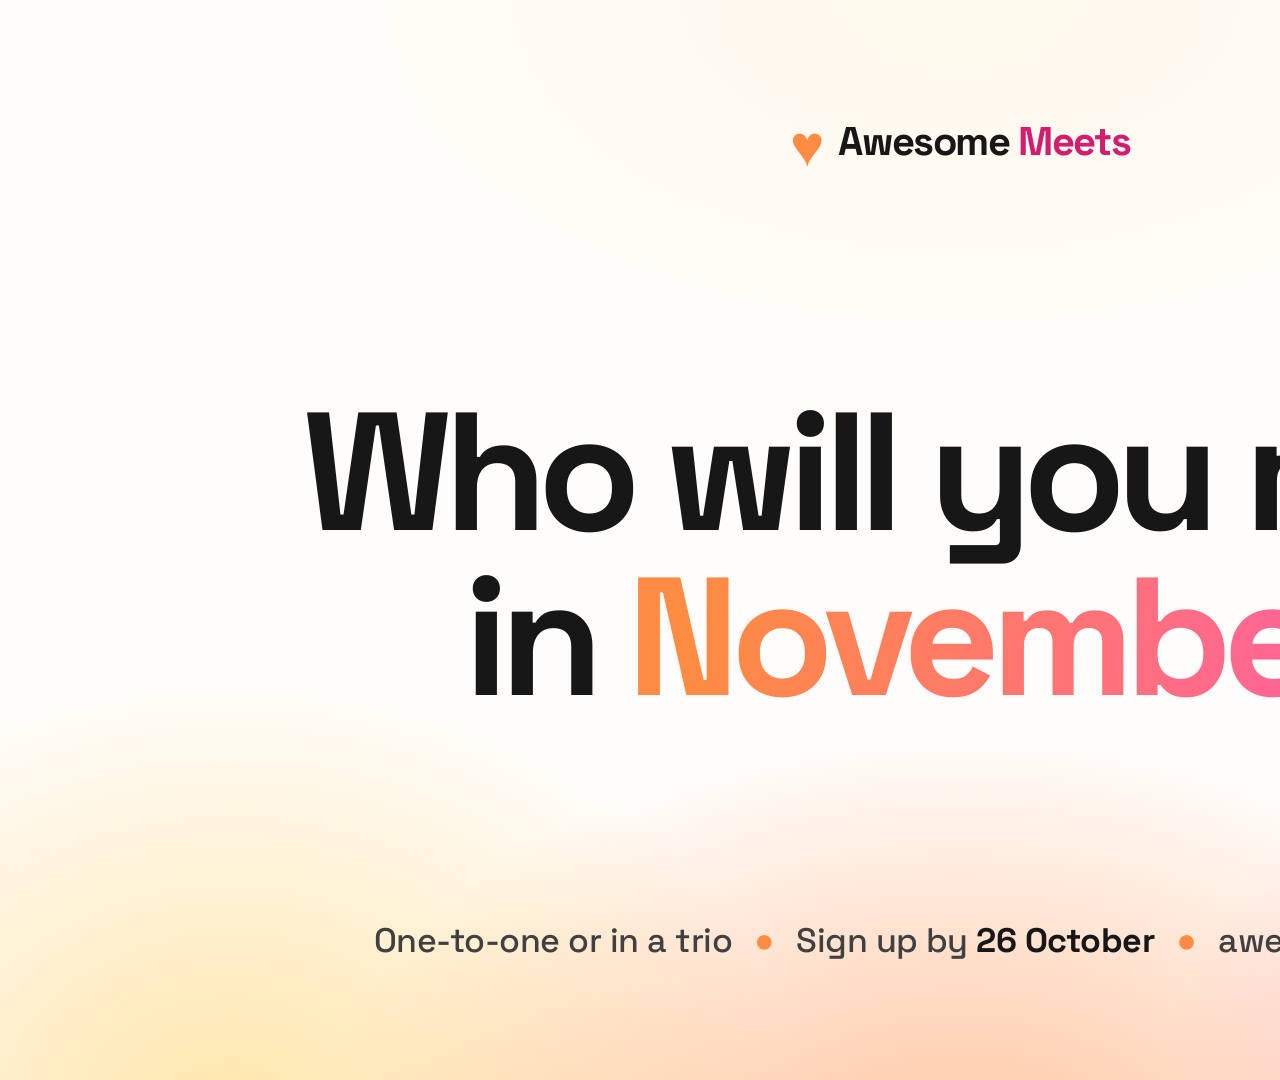
<file: tools/cover.html>
<!DOCTYPE html>
<!-- Event cover for the November round (Anna, 14 Oct 2026: "give me one picture for event cover for the november
     matchmaking", "make it cool"). 16:9, rendered to 1920 x 1080 by headless Chrome:
       "/Applications/Google Chrome.app/Contents/MacOS/Google Chrome" --headless --disable-gpu --hide-scrollbars \
         --virtual-time-budget=9000 --window-size=1920,1080 --screenshot=cover.png file://$PWD/tools/cover.html
     Same spirit as the share thumbnails (thumb.html): big clean type and a warm glow, no shapes or cards.
     Everything sits well inside the frame, so a platform that crops the edges loses nothing. -->
<html lang="en">
<head>
<meta charset="utf-8">
<link href="https://fonts.googleapis.com/css2?family=Space+Grotesk:wght@500;700&display=swap" rel="stylesheet">
<style>
  * { box-sizing: border-box; margin: 0; padding: 0; }
  html, body { width: 1920px; height: 1080px; overflow: hidden; }
  body { position: relative; font-family: 'Space Grotesk', sans-serif; color: #171717; background:
      radial-gradient(48% 62% at 50% 112%, rgba(255, 140, 66, .55), rgba(255, 140, 66, 0) 72%),
      radial-gradient(40% 58% at 88% 104%, rgba(255, 95, 162, .38), rgba(255, 95, 162, 0) 70%),
      radial-gradient(42% 60% at 12% 104%, rgba(255, 209, 102, .55), rgba(255, 209, 102, 0) 70%),
      radial-gradient(60% 60% at 50% 0%, rgba(255, 209, 102, .10), rgba(255, 209, 102, 0) 70%),
      #FFFDFB; }

  .brand { position: absolute; left: 0; right: 0; top: 112px; display: flex; align-items: center; justify-content: center; gap: 14px; }
  .brand .h { font-family: "Apple Symbols", "Arial Unicode MS", "Segoe UI Symbol", sans-serif; font-size: 58px; line-height: 1; color: #FF8C42; transform: translateY(8%); }
  .brand .w { font-weight: 700; font-size: 40px; letter-spacing: -.035em; }
  .brand .w span { color: #D11E6E; }

  .stage { position: absolute; inset: 0; display: flex; flex-direction: column; align-items: center; justify-content: center; padding-top: 30px; text-align: center; }
  h1 { font-weight: 700; font-size: 168px; line-height: .98; letter-spacing: -.055em; }
  h1 .line { display: block; white-space: nowrap; }
  .g { background: linear-gradient(100deg, #FF8C42 10%, #FF5FA2 90%); -webkit-background-clip: text; background-clip: text; color: transparent; padding-bottom: .08em; }

  .foot { position: absolute; left: 0; right: 0; bottom: 118px; display: flex; justify-content: center; gap: 22px; font-weight: 500; font-size: 34px; letter-spacing: -.015em; color: #404040; }
  .foot b { font-weight: 700; color: #171717; }
  .dot { color: #FF8C42; }
</style>
</head>
<body>
  <div class="brand"><span class="h">&#9829;</span><span class="w">Awesome <span>Meets</span></span></div>
  <div class="stage">
    <h1><span class="line">Who will you meet</span><span class="line">in <span class="g">November?</span></span></h1>
  </div>
  <p class="foot"><span>One-to-one or in a trio</span><span class="dot">&#9679;</span><span>Sign up by <b>26 October</b></span><span class="dot">&#9679;</span><span>awesomemeets.com</span></p>
</body>
</html>
</file>
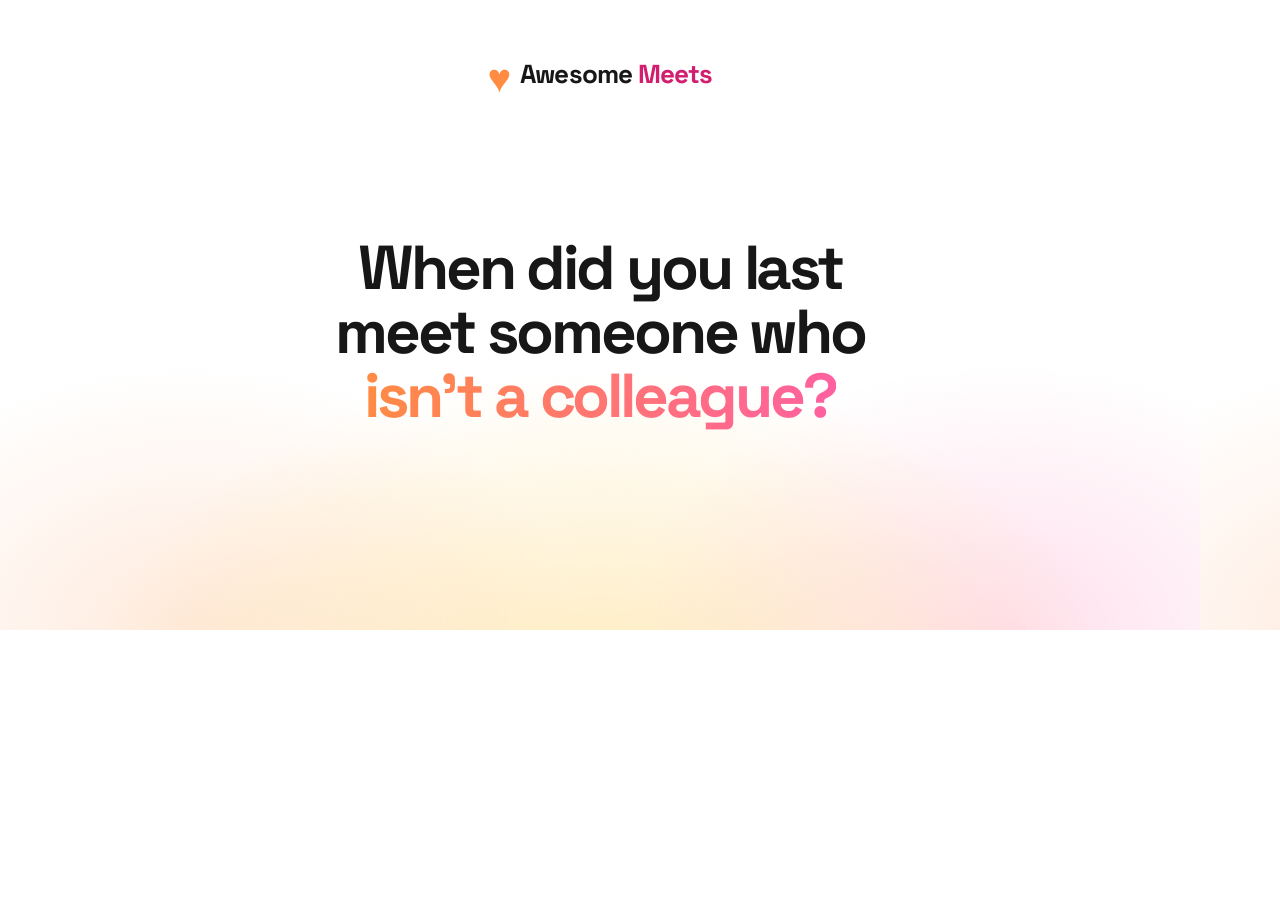
<file: tools/thumb.html>
<!DOCTYPE html>
<!-- Share thumbnails for awesomemeets.com. One template, four pages, two shapes.
     Open with  thumb.html#home  |  #join  |  #about  |  #data   and add  ,square  for the 1080x1080 version.
     Rendered to PNG by tools/render_thumbs.sh (headless Chrome).
     Deliberately plain (Anna, 30 Sep 2026: the busy version with a card and shapes was "really really ugly and too much"):
     a white ground with a soft warm glow, the name, and one big line. Nothing else. Everything sits in the middle
     630px of the wide version, so a square crop loses nothing. -->
<html lang="en">
<head>
<meta charset="utf-8">
<link href="https://fonts.googleapis.com/css2?family=Space+Grotesk:wght@600;700&display=swap" rel="stylesheet">
<style>
  * { box-sizing: border-box; margin: 0; padding: 0; }
  html, body { width: 1200px; height: 630px; overflow: hidden; }
  html.square, body.square { width: 1080px; height: 1080px; }
  body { position: relative; font-family: 'Space Grotesk', sans-serif; background:
      radial-gradient(60% 70% at 50% 108%, rgba(255, 209, 102, .42), rgba(255, 209, 102, 0) 70%),
      radial-gradient(45% 60% at 84% 100%, rgba(255, 95, 162, .20), rgba(255, 95, 162, 0) 70%),
      radial-gradient(45% 60% at 16% 100%, rgba(255, 140, 66, .18), rgba(255, 140, 66, 0) 70%),
      #FFFFFF; }

  .brand { position: absolute; left: 0; right: 0; top: 54px; display: flex; align-items: center; justify-content: center; gap: 9px; }
  .brand .h { font-family: "Apple Symbols", "Arial Unicode MS", "Segoe UI Symbol", "Noto Sans Symbols2", sans-serif; font-size: 40px; line-height: 1; color: #FF8C42; transform: translateY(9%); }
  .brand .w { font-weight: 700; font-size: 26px; letter-spacing: -.035em; color: #171717; }
  .brand .w span { color: #D11E6E; }

  .stage { position: absolute; left: 50%; top: 0; bottom: 0; width: 600px; margin-left: -300px; padding-top: 34px; display: flex; align-items: center; justify-content: center; }
  h1 { font-weight: 700; font-size: 62px; line-height: 1.03; letter-spacing: -.05em; color: #171717; text-align: center; text-wrap: balance; }
  .g { background: linear-gradient(100deg, #FF8C42, #FF5FA2); -webkit-background-clip: text; background-clip: text; color: transparent; -webkit-box-decoration-break: clone; box-decoration-break: clone; padding-bottom: .1em; }

  .g.own { display: block; white-space: nowrap; }

  /* the true square: the same thing, larger */
  .square .brand { top: 96px; gap: 14px; }
  .square .brand .h { font-size: 62px; }
  .square .brand .w { font-size: 40px; }
  .square .stage { width: 940px; margin-left: -470px; padding-top: 50px; }
  .square h1 { font-size: calc(var(--size, 62px) * 1.62); }
</style>
</head>
<body>
  <div class="brand"><span class="h">&#9829;</span><span class="w">Awesome <span>Meets</span></span></div>
  <div class="stage"><h1 id="line"></h1></div>

<script>
  var PAGES = {
    home:  { line: 'When did you last meet someone who <span class="g">isn’t a colleague?</span>', size: 62 },
    // No month in this one (Anna, 20 Nov 2026: "month-agnostic"), so it never needs changing when a round opens or closes.
    join:  { line: 'Want in for <span class="g own">the next round?</span>', size: 84, sq: 74 },   // sq: a smaller base for the square, so the long line keeps its side margins
    about: { line: 'Made by the creators of <span class="g own">The Awesome Marketers</span>', size: 52 },
    data:  { line: 'What happens to <span class="g">your data</span>', size: 84 }
  };
  var parts = location.hash.replace('#', '').split(',');
  var page = PAGES[parts[0]] || PAGES.home;
  if (parts[1] === 'square') { document.documentElement.className = 'square'; document.body.className = 'square'; }
  var line = document.getElementById('line');
  line.innerHTML = page.line;
  line.style.setProperty('--size', ((parts[1] === 'square' && page.sq) || page.size) + 'px');
  if (parts[1] !== 'square') line.style.fontSize = page.size + 'px';
</script>
</body>
</html>
</file>
<file: assets/css/site.css>
/* Awesome Meets. Brand kit: https://claude.ai/artifact/Aj3ijuYQ3r8evhUy9vzM7q
   Rules that are easy to break by accident:
   - buttons are WHITE text on the deep gradient, and never carry an emoji
   - no coloured stripe down the left edge of any card, quote or row
   - orange, yellow and pink are fills; deep pink is the only brand colour that may be text
   - no capitalised eyebrows or labels, ever: every small label is sentence case (no text-transform: uppercase) */

:root {
  --yellow: #FFD166;
  --orange: #FF8C42;
  --pink: #FF5FA2;
  --pink-deep: #D11E6E;

  --gradient: linear-gradient(135deg, var(--yellow), var(--orange) 48%, var(--pink));
  --gradient-text: linear-gradient(135deg, var(--orange), var(--pink));
  --gradient-btn: linear-gradient(135deg, #D9580A, #C81E63);
  --gradient-btn-hover: linear-gradient(135deg, #E2640F, #D11E6E);
  --gradient-subtle: linear-gradient(135deg, rgba(255, 209, 102, .16), rgba(255, 95, 162, .12));
  --gradient-bg: linear-gradient(135deg, rgba(255, 209, 102, .10), rgba(255, 95, 162, .07));

  --black: #0A0A0A;
  --white: #FFFFFF;
  --page: #FFFDFB;
  --gray-50: #FAFAFA;
  --gray-100: #F5F5F5;
  --gray-200: #E5E5E5;
  --gray-300: #D4D4D4;
  --gray-400: #A3A3A3;
  --gray-500: #737373;
  --gray-600: #525252;
  --gray-700: #404040;
  --gray-800: #262626;
  --gray-900: #171717;

  --font-heading: 'Space Grotesk', system-ui, -apple-system, sans-serif;
  --font-body: 'Inter', system-ui, -apple-system, sans-serif;

  --radius-sm: 8px;
  --radius-md: 12px;
  --radius-lg: 20px;
  --radius-xl: 28px;

  --shadow-sm: 0 1px 2px rgba(0, 0, 0, .05);
  --shadow-warm: 0 6px 20px rgba(217, 88, 10, .28);
  --shadow-strip: 0 10px 34px rgba(255, 140, 66, .16);
}

*, *::before, *::after { box-sizing: border-box; }
html { scroll-behavior: smooth; scroll-padding-top: 84px; }
body {
  margin: 0;
  background: var(--page);
  color: var(--gray-900);
  font-family: var(--font-body);
  font-size: 1rem;
  line-height: 1.65;
  -webkit-font-smoothing: antialiased;
}
h1, h2, h3 { font-family: var(--font-heading); line-height: 1.12; letter-spacing: -.02em; margin: 0; text-wrap: balance; }
p { margin: 0; }
ul, ol { margin: 0; padding: 0; list-style: none; }
img { max-width: 100%; height: auto; display: block; }
a { color: var(--pink-deep); text-underline-offset: 3px; }
a:hover { text-decoration-thickness: 2px; }
:focus-visible { outline: 3px solid rgba(209, 30, 110, .45); outline-offset: 2px; border-radius: 6px; }
[hidden] { display: none !important; }

.container { max-width: 1080px; margin: 0 auto; padding-inline: 24px; }
.narrow { max-width: 760px; margin-inline: auto; }

/* ---------- header ---------- */
.site-header { position: sticky; top: 0; z-index: 20; background: rgba(255, 253, 251, .92); backdrop-filter: blur(10px); border-bottom: 1px solid var(--gray-200); }
.site-header__in { display: flex; align-items: center; justify-content: space-between; gap: 16px; min-height: 68px; }
.logo { display: inline-flex; align-items: center; gap: 8px; text-decoration: none; color: var(--gray-900); }
.logo img { width: 30px; height: 30px; }
.logo__word { font-family: var(--font-heading); font-weight: 700; font-size: 1.3rem; letter-spacing: -.03em; white-space: nowrap; }
.logo__word span { color: var(--pink-deep); }   /* below 28px the second word is solid deep pink, not the gradient */
.site-nav { display: flex; align-items: center; gap: 26px; }
.site-nav a:not(.btn) { color: var(--gray-700); text-decoration: none; font-weight: 500; font-size: .95rem; }
.site-nav a:not(.btn):hover { color: var(--pink-deep); }

/* ---------- buttons ---------- */
.btn { display: inline-flex; align-items: center; justify-content: center; gap: .28em; white-space: nowrap; padding: 13px 28px; border: 0; border-radius: var(--radius-xl); font-family: var(--font-body); font-weight: 600; font-size: 1rem; line-height: 1.2; cursor: pointer; text-decoration: none; transition: transform .15s ease, box-shadow .15s ease, background .15s ease; }
.btn--primary { background: var(--gradient-btn); color: #FFFFFF; box-shadow: var(--shadow-warm); }
.btn--primary:hover { background: var(--gradient-btn-hover); transform: translateY(-1px); }
.btn--primary[disabled] { opacity: .7; cursor: default; transform: none; }
.btn--outline { background: transparent; color: var(--gray-900); border: 2px solid var(--gray-200); padding: 11px 26px; }
.btn--outline:hover { border-color: var(--pink-deep); color: var(--pink-deep); }
.btn--sm { padding: 10px 20px; font-size: .92rem; }

/* ---------- hero ---------- */
.hero { background: var(--gradient-bg); padding-block: 72px 64px; text-align: center; border-bottom: 1px solid var(--gray-200); }
.pill { display: inline-block; padding: 7px 16px; border-radius: 999px; background: var(--white); border: 1px solid var(--gray-200); font-weight: 600; font-size: .88rem; color: var(--gray-700); }
.hero h1 { font-size: clamp(2.3rem, 6.4vw, 4rem); letter-spacing: -.035em; margin: 22px auto 0; max-width: 15ch; }
.hero h1 .grad, .grad { background: var(--gradient-text); -webkit-background-clip: text; background-clip: text; color: transparent; }
.hero__lede { margin: 20px auto 0; max-width: 56ch; font-size: 1.15rem; color: var(--gray-600); }
.hero__cta { display: flex; flex-wrap: wrap; gap: 12px; justify-content: center; margin-top: 30px; }
.page-hero { background: var(--gradient-bg); padding-block: 56px 44px; border-bottom: 1px solid var(--gray-200); }
.page-hero h1 { font-size: clamp(2rem, 5vw, 3rem); letter-spacing: -.03em; max-width: 20ch; }
.page-hero h1 { margin-top: 10px; }
.page-hero p:not(.section__label) { margin-top: 14px; max-width: 60ch; font-size: 1.1rem; color: var(--gray-600); }

/* ---------- live strip ---------- */
.am-live { max-width: 560px; margin: 36px auto 0; padding: 20px 24px 16px; background: var(--white); border-radius: var(--radius-lg); box-shadow: var(--shadow-strip); text-align: center; }
.am-live__row { display: flex; align-items: stretch; justify-content: center; gap: 20px; }
.am-live__item { display: flex; flex-direction: column; align-items: center; justify-content: center; flex: 1 1 0; min-width: 0; }
.am-live__num { font-family: var(--font-heading); font-weight: 700; font-size: 2.3rem; line-height: 1.05; background: var(--gradient-text); -webkit-background-clip: text; background-clip: text; color: transparent; }
.am-live__label { margin-top: 5px; font-size: .84rem; font-weight: 500; color: var(--gray-500); }
.am-live__sep { width: 1px; background: var(--gray-200); }
.am-live__bar { height: 6px; border-radius: 99px; background: var(--gray-100); margin-top: 16px; overflow: hidden; }
.am-live__fill { display: block; height: 100%; width: 0; border-radius: 99px; background: var(--gradient); transition: width .8s ease; }
.am-live__foot { display: flex; justify-content: space-between; gap: 12px; margin-top: 10px; font-size: .78rem; font-weight: 600; color: var(--gray-500); }
.am-live__pulse { display: inline-block; width: 7px; height: 7px; border-radius: 50%; background: var(--orange); margin-right: 6px; vertical-align: 1px; animation: amPulse 2.4s ease-in-out infinite; }
@keyframes amPulse { 0%, 100% { box-shadow: 0 0 0 0 rgba(255, 140, 66, .55); } 50% { box-shadow: 0 0 0 6px rgba(255, 140, 66, 0); } }

/* ---------- sections ---------- */
.section { padding-block: 72px; }
.section--tint { background: var(--gradient-bg); border-block: 1px solid var(--gray-200); }
.section__label { font-weight: 600; font-size: .95rem; color: var(--pink-deep); }
.section h2 { font-size: clamp(1.7rem, 4vw, 2.4rem); margin-top: 10px; max-width: 22ch; }
.section__intro { margin-top: 14px; max-width: 60ch; color: var(--gray-600); font-size: 1.05rem; }

.steps { counter-reset: step; display: grid; grid-template-columns: repeat(4, minmax(0, 1fr)); gap: 16px; margin-top: 36px; }
.step { background: var(--white); border: 1px solid var(--gray-200); border-radius: var(--radius-md); padding: 22px 20px 24px; }
.step::before { counter-increment: step; content: counter(step); display: grid; place-items: center; width: 34px; height: 34px; border-radius: 10px; background: var(--gradient); color: var(--gray-900); font-family: var(--font-heading); font-weight: 700; font-size: 1rem; }
.step h3 { font-size: 1.1rem; margin-top: 16px; }
.step p { margin-top: 8px; color: var(--gray-600); font-size: .95rem; }

.cards { display: grid; grid-template-columns: repeat(3, minmax(0, 1fr)); gap: 16px; margin-top: 36px; }
.card { background: var(--white); border: 1px solid var(--gray-200); border-radius: var(--radius-md); padding: 24px; }
.card__tag { display: inline-block; padding: 4px 11px; border-radius: 999px; background: var(--gradient-subtle); font-weight: 600; font-size: .82rem; color: var(--gray-800); }
.card h3 { font-size: 1.15rem; margin-top: 14px; }
.card p { margin-top: 8px; color: var(--gray-600); font-size: .95rem; }
.taglist { display: flex; flex-wrap: wrap; gap: 6px; margin-top: 14px; }
.taglist li { padding: 6px 11px; border: 1px solid var(--gray-200); border-radius: var(--radius-md); font-size: .82rem; color: var(--gray-700); background: var(--white); }

.letter { background: var(--gradient-subtle); border-radius: var(--radius-lg); padding: 32px 36px; color: var(--gray-700); font-size: 1.05rem; }
.letter p + p { margin-top: 14px; }
.letter__sign { font-family: var(--font-heading); font-weight: 600; color: var(--gray-900); }

.prose { color: var(--gray-700); font-size: 1.05rem; }
.prose h2 { font-size: 1.5rem; margin-top: 44px; color: var(--gray-900); }
.prose h2:first-child { margin-top: 0; }
.prose p { margin-top: 14px; }
.prose ul { margin-top: 14px; display: grid; gap: 10px; }
.prose ul li { display: grid; grid-template-columns: 14px 1fr; gap: 12px; align-items: start; }
.prose ul li::before { content: ""; width: 10px; height: 10px; border-radius: 3px; margin-top: .55em; background: var(--gradient); }
.prose strong { color: var(--gray-900); }
.selectable { user-select: all; font-weight: 600; color: var(--gray-900); }
.summary { margin-bottom: 8px; padding: 28px 30px 30px; border-radius: var(--radius-lg); background: var(--gradient-subtle); }
.summary h2 { margin-top: 0; font-size: 1.35rem; }
.services { margin: 18px 0 0; display: grid; gap: 10px; }
.services div { padding: 16px 20px; border: 1px solid var(--gray-200); border-radius: var(--radius-md); background: var(--white); }
.services dt { font-family: var(--font-heading); font-weight: 600; color: var(--gray-900); }
.services dd { margin: 4px 0 0; font-size: .97rem; color: var(--gray-600); }

/* ---------- questions ---------- */
.faq { margin-top: 28px; display: grid; gap: 10px; }
.faq details { background: var(--white); border: 1px solid var(--gray-200); border-radius: var(--radius-md); padding: 0 22px; }
.faq summary { list-style: none; cursor: pointer; padding: 18px 0; font-family: var(--font-heading); font-weight: 600; font-size: 1.05rem; color: var(--gray-900); display: flex; justify-content: space-between; align-items: center; gap: 16px; }
.faq summary::-webkit-details-marker { display: none; }
.faq summary::after { content: "+"; flex-shrink: 0; display: grid; place-items: center; width: 28px; height: 28px; border-radius: 50%; background: var(--gradient-subtle); font-family: var(--font-body); font-weight: 500; font-size: 1.2rem; line-height: 1; color: var(--gray-900); }
.faq details[open] summary::after { content: "−"; }
.faq details p { padding: 0 0 20px; color: var(--gray-600); max-width: 62ch; }
.site-nav a[aria-current="page"]:not(.btn) { color: var(--pink-deep); }

/* ---------- waitlist ---------- */
.waitlist { text-align: center; }
.waitlist h2 { margin-inline: auto; }
.waitlist .section__intro { margin-inline: auto; }
.am-wait__form { display: flex; gap: 10px; justify-content: center; flex-wrap: wrap; margin: 24px auto 0; max-width: 480px; }
.am-wait__form input[type="email"] { flex: 1 1 240px; min-width: 0; padding: 13px 18px; border: 1px solid var(--gray-300); border-radius: var(--radius-xl); font-family: inherit; font-size: 1rem; background: var(--white); color: var(--gray-900); }
.am-wait__form input[type="email"]:focus { outline: none; border-color: var(--pink-deep); box-shadow: 0 0 0 3px rgba(209, 30, 110, .14); }
.am-wait__note { margin-top: 14px; font-size: .85rem; color: var(--gray-500); }
.am-wait__done { display: none; margin-top: 22px; font-size: 1.1rem; font-weight: 600; color: var(--gray-900); }
.am-wait.is-done .am-wait__form, .am-wait.is-done .am-wait__note { display: none; }
.am-wait.is-done .am-wait__done { display: block; }
.am-status { margin-top: 14px; font-size: .9rem; color: #B42318; word-break: break-word; }

/* ---------- feedback page (feedback/index.html): reached from the buttons in the "how did it go?" email ---------- */
.fb { padding-block: 56px 72px; min-height: 68vh; }
.fb__wrap { max-width: 640px; }
.fb__state h1 { font-size: clamp(1.9rem, 5vw, 2.6rem); letter-spacing: -.03em; }
.fb__lead { margin-top: 12px; font-size: 1.08rem; color: var(--gray-600); text-wrap: pretty; }
.fb__lead strong { color: var(--gray-900); white-space: nowrap; }
.am-card.fb__card { margin-top: 30px; padding: 32px; }
.fb__card .am-q legend, .fb__card .am-q__label { font-size: 1rem; }
.fb__card .am-q legend { margin-bottom: 12px; }
.fb__card .am-q legend + .form__hint { margin-top: -6px; }
.fb__card .am-option span { text-wrap: balance; }
.fb__card .am-q textarea { min-height: 104px; }
.fb__private { margin-top: 18px; }
.fb__state--center { text-align: center; padding-block: 10vh; }
.fb__state--center .fb__lead { max-width: 44ch; margin-inline: auto; }
.fb__state--center .btn { margin-top: 18px; }
.fb__sign { margin-top: 22px; font-family: var(--font-heading); font-weight: 600; color: var(--gray-900); }
.fb-nps { display: grid; grid-template-columns: repeat(11, minmax(0, 1fr)); gap: 6px; }
.fb-nps .am-chip span { display: block; padding: 10px 0; text-align: center; font-size: .95rem; font-weight: 600; }
.fb-nps__ends { display: flex; justify-content: space-between; margin-top: 8px; font-size: .82rem; color: var(--gray-500); }
.fb-other { margin-top: 10px; }
.fb-share .am-option { align-items: flex-start; }
.fb-share .am-option input { margin-top: 3px; }
.fb-share__more { margin-top: 10px; padding: 16px 18px; border-radius: var(--radius-md); background: var(--gradient-subtle); display: grid; gap: 10px; }
.fb-share__more .form__hint { margin: 0; color: var(--gray-700); }

/* ---------- group planner (plan/index.html): reached from the "Pick your times" button in the November planner email ---------- */
.plan-test { display: inline-block; margin: 0 0 14px; padding: 6px 12px; border-radius: var(--radius-sm); background: var(--gray-100); font-size: .85rem; color: var(--gray-700); }
.plan-people { display: grid; gap: 10px; margin-top: 22px; }
.plan-person { padding: 14px 18px; border: 1px solid var(--gray-200); border-radius: var(--radius-md); background: var(--white); }
.plan-person strong { display: block; font-family: var(--font-heading); font-size: 1.02rem; color: var(--gray-900); }
.plan-person span { display: block; font-size: .9rem; color: var(--gray-600); }
.plan-person a { display: inline-block; margin-top: 2px; font-size: .88rem; font-weight: 600; color: var(--pink-deep); }
.plan-meta { margin-top: 14px; color: var(--gray-700); }
.plan-note { margin-top: 16px; padding: 14px 18px; border-radius: var(--radius-md); background: var(--gradient-subtle); color: var(--gray-800); }
.plan-key { display: flex; flex-wrap: wrap; gap: 6px 18px; margin: 0 0 4px; font-size: .86rem; color: var(--gray-600); }
.plan-key__item { display: inline-flex; align-items: center; gap: 7px; }
.plan-week { margin: 22px 0 2px; font-family: var(--font-heading); font-weight: 600; font-size: .85rem; color: var(--gray-500); }
.plan-day__chips { display: flex; flex-wrap: wrap; gap: 6px 14px; }
.plan-times { gap: 6px; flex-wrap: nowrap; }
.plan-slot span { position: relative; min-width: 56px; text-align: center; }
.plan-slot.is-some span { background: #FFF6EE; border-color: #FFD7BD; }
/* every other person in the group is free then: the times worth picking (Anna, 2 Nov 2026: "highlight these chosen ones more") */
.plan-slot.is-all span { background: #FFE4D1; border-color: var(--orange); color: var(--gray-900); font-weight: 700; box-shadow: 0 0 0 3px rgba(255, 140, 66, .22); }
.plan-slot.is-some input:checked + span, .plan-slot.is-all input:checked + span { background: rgba(255, 95, 162, .2); border-color: var(--pink-deep); color: var(--pink-deep); }
.plan-key__all { display: inline-block; width: 22px; height: 14px; border-radius: 5px; background: #FFE4D1; border: 2px solid var(--orange); }
.plan-dots { position: absolute; top: -6px; right: -5px; display: flex; gap: 2px; pointer-events: none; }
.plan-dot { display: inline-block; width: 11px; height: 11px; border-radius: 50%; border: 2px solid var(--white); }
.plan-key .plan-dot { border: 0; width: 10px; height: 10px; }
.plan-dot--0 { background: var(--orange); }
.plan-dot--1 { background: #E0A100; }
.plan-clear { margin-top: 18px; }
.plan-offer span { flex: 1; }
.plan-offer__by { display: block; font-size: .8rem; color: var(--gray-500); }
.plan-new { display: grid; gap: 8px; margin-top: 10px; }
.plan-new.is-off { opacity: .45; }
.plan-any { margin-top: 10px; }
.plan-err { margin-top: 10px; font-size: .9rem; font-weight: 500; color: #B42318; }
.plan-bar { position: sticky; bottom: 0; z-index: 2; display: flex; align-items: center; justify-content: space-between; gap: 14px; margin: 4px -32px -32px; padding: 14px 32px; background: rgba(255, 255, 255, .96); border-top: 1px solid var(--gray-200); border-radius: 0 0 var(--radius-lg) var(--radius-lg); }
.plan-count { flex: 1; min-width: 0; font-size: .92rem; line-height: 1.35; color: var(--gray-600); }
.plan-bar .btn { flex-shrink: 0; }
.plan-count.is-ready { color: var(--gray-900); font-weight: 600; }
.plan-agreed { margin-top: 18px; text-align: center; }
.plan-link { background: none; border: 0; padding: 6px; font: inherit; font-size: .92rem; color: var(--gray-600); text-decoration: underline; text-underline-offset: 3px; cursor: pointer; }
.plan-link:hover { color: var(--pink-deep); }
.plan-set { max-width: 440px; margin: 24px auto 0; padding: 20px 24px; border-radius: var(--radius-lg); background: var(--gradient-subtle); font-size: 1.08rem; line-height: 1.6; text-align: left; }
.plan-set p + p { margin-top: 6px; }
.plan-set strong { font-family: var(--font-heading); color: var(--gray-900); }
.plan-done-btns { display: flex; flex-wrap: wrap; justify-content: center; gap: 10px; margin-top: 20px; }
.fb__state--center .plan-done-btns .btn { margin-top: 0; }
.plan-rate { max-width: 440px; margin: 28px auto 0; padding: 22px 24px; text-align: left; display: grid; gap: 12px; }
.plan-rate__q { border: 0; margin: 0; padding: 0; min-width: 0; }
.plan-rate__q legend { padding: 0; font-weight: 600; color: var(--gray-900); margin-bottom: 6px; }
.plan-stars { display: flex; gap: 4px; }
.plan-star { position: relative; cursor: pointer; }
.plan-star input { position: absolute; opacity: 0; width: 1px; height: 1px; }
.plan-star span { display: block; line-height: 0; padding: 2px; color: var(--gray-200); transition: color .15s, transform .15s; }
.plan-star:hover span { transform: scale(1.08); }
.plan-star.is-on span { color: #FF8C42; }
.plan-star input:focus-visible + span { outline: 2px solid var(--pink-deep); outline-offset: 2px; border-radius: 6px; }
.plan-rate textarea { width: 100%; min-height: 84px; padding: 12px 14px; border: 2px solid var(--gray-200); border-radius: var(--radius-sm); font: inherit; font-size: .95rem; resize: vertical; }
.plan-rate textarea:focus { outline: none; border-color: var(--pink-deep); }
.plan-rate .btn { justify-self: start; }
.plan-wait { max-width: 40ch; margin: 10px auto 0; font-size: .92rem; color: var(--gray-500); text-wrap: pretty; }
.plan-rate__done { margin-top: 22px; font-weight: 600; color: var(--gray-900); }
@media (max-width: 600px) {
  .plan-bar { margin: 4px -18px -24px; padding: 12px 18px; border-radius: 0 0 var(--radius-md) var(--radius-md); }
  .plan-slot span { min-width: 54px; padding-inline: 8px; }
  .plan-day__chips { gap: 6px; }
  .plan-count { font-size: .85rem; }
  .plan-bar .btn { padding: 12px 20px; }
}
@media (max-width: 600px) {
  .fb { padding-block: 36px 56px; }
  .am-card.fb__card { padding: 22px 18px; }
  .fb-nps { grid-template-columns: repeat(6, minmax(0, 1fr)); }
}

/* ---------- footer ---------- */
.site-footer { border-top: 1px solid var(--gray-200); padding-block: 40px 28px; background: var(--white); }
.site-footer__in { display: flex; justify-content: space-between; align-items: flex-start; gap: 24px; flex-wrap: wrap; }
.site-footer__by { margin-top: 8px; font-size: .9rem; color: var(--gray-500); }
.site-footer nav { display: flex; flex-wrap: wrap; gap: 8px 22px; }
.site-footer nav a { color: var(--gray-700); text-decoration: none; font-size: .95rem; }
.site-footer nav a:hover { color: var(--pink-deep); }
.site-version { margin-top: 28px; text-align: center; font-size: .78rem; color: var(--gray-500); }
.site-version a { color: inherit; text-decoration: underline; text-underline-offset: 2px; }
.site-version a:hover { color: var(--pink-deep); }

/* ---------- sign-up form ---------- */
.am-wrap { max-width: 760px; margin: 0 auto; }
.am-card { background: var(--white); border: 1px solid var(--gray-200); border-radius: var(--radius-lg); padding: 40px; }
.am-progress { display: flex; align-items: center; gap: 12px; margin-bottom: 28px; }
.am-progress__bar { flex: 1; height: 6px; background: var(--gray-100); border-radius: 99px; overflow: hidden; }
.am-progress__fill { height: 100%; width: 0; background: var(--gradient); border-radius: 99px; transition: width .3s ease; }
.am-progress__label { font-size: .8rem; color: var(--gray-500); white-space: nowrap; }
.am-letter { background: var(--gradient-subtle); border-radius: var(--radius-md); padding: 24px 28px; margin-bottom: 32px; color: var(--gray-700); font-size: .97rem; }
.am-letter p { margin-bottom: 12px; }
.am-letter ul { list-style: disc; padding-left: 20px; margin-bottom: 12px; }
.am-letter ol { list-style: decimal; padding-left: 22px; margin-bottom: 12px; }
.am-letter li { margin-bottom: 4px; }
.am-letter .am-sign { font-family: var(--font-heading); font-weight: 600; margin-bottom: 0; color: var(--gray-900); }
/* ---- the sign-up page while a round is open (Anna, 26 Nov 2026: the form has to start above the scroll on a phone, with
   feedback on the page). A short hero, the form straight after it, the letter and the feedback beside the form on a
   computer and below it on a phone. The waitlist state keeps the roomy hero. ---- */
.hero--join { padding-block: 52px 44px; }
html[data-am-state="open"] .hero--join { padding-block: 26px 22px; }
html[data-am-state="open"] .hero--join h1 { margin-top: 0; max-width: none; font-size: clamp(1.75rem, 4.6vw, 2.9rem); }
html[data-am-state="open"] .hero--join .hero__lede { margin-top: 10px; font-size: 1.02rem; text-wrap: balance; }
html[data-am-state="open"] .hero--join .am-live { max-width: none; margin-top: 8px; padding: 0; background: none; box-shadow: none; border-radius: 0; }
html[data-am-state="open"] .hero--join .am-live__row { flex-wrap: wrap; align-items: baseline; gap: 4px 10px; }
html[data-am-state="open"] .hero--join .am-live__item { flex: 0 0 auto; flex-direction: row; align-items: baseline; gap: 5px; }
html[data-am-state="open"] .hero--join .am-live__num { font-size: 1.02rem; line-height: 1.4; background: none; -webkit-background-clip: border-box; background-clip: border-box; color: var(--gray-900); }
html[data-am-state="open"] .hero--join .am-live__label { margin-top: 0; font-size: .95rem; color: var(--gray-600); }
html[data-am-state="open"] .hero--join .am-live__sep { align-self: center; width: 4px; height: 4px; border-radius: 50%; background: var(--orange); }
html[data-am-state="open"] .hero--join .am-live__bar, html[data-am-state="open"] .hero--join .am-live__foot { display: none; }
.join-quote { margin: 12px auto 0; font-size: .95rem; line-height: 1.4; color: var(--gray-600); }
.join-quote__text { font-family: var(--font-heading); font-weight: 600; letter-spacing: -.01em; color: var(--gray-900); white-space: nowrap; }
.join-quote__who { white-space: nowrap; }
.section--join { padding-block: 28px 72px; }
.am-wrap--join { max-width: 1040px; display: grid; grid-template-columns: minmax(0, 1.2fr) minmax(0, .8fr); gap: 28px; align-items: start; }
.am-side { display: grid; gap: 20px; }
.am-side .am-letter { margin-bottom: 0; }
.am-seen { margin-top: 18px; }
.am-said { display: grid; gap: 14px; }
.am-said__stat { font-family: var(--font-heading); font-weight: 500; font-size: 1.05rem; line-height: 1.35; letter-spacing: -.015em; color: var(--gray-600); }
.am-said__stat strong { color: var(--gray-900); font-weight: 700; }
.am-said__msg { margin: 0; }
.am-said__msg blockquote { margin: 0; padding: 16px 20px; border-radius: 22px 22px 22px 8px; background: var(--gradient-subtle); }
.am-said__msg--b blockquote { border-radius: 22px 22px 8px 22px; background: linear-gradient(135deg, rgba(255, 95, 162, .12), rgba(255, 209, 102, .16)); }
.am-said__msg p { margin: 0; font-family: var(--font-heading); font-weight: 600; font-size: 1.08rem; line-height: 1.28; letter-spacing: -.02em; color: var(--gray-900); text-wrap: balance; }
.am-said__msg mark, .am-said__photo mark { color: inherit; background: linear-gradient(transparent 58%, rgba(255, 209, 102, .85) 58%, rgba(255, 209, 102, .85) 92%, transparent 92%); padding: 0 .06em; }
.am-said figcaption { margin-top: 8px; padding-inline: 6px; font-size: .86rem; line-height: 1.35; color: var(--gray-600); text-wrap: balance; }
.am-said__msg--b figcaption { text-align: right; }
.am-said figcaption strong { color: var(--gray-900); font-weight: 600; }
.am-said__photo { margin: 0; }
.am-said__photo img { display: block; width: 100%; height: auto; aspect-ratio: 16 / 10; object-fit: cover; object-position: 50% 40%; border-radius: 18px; }
@media (max-width: 900px) {
  .am-wrap--join { max-width: 760px; grid-template-columns: minmax(0, 1fr); }
}
@media (max-width: 600px) {
  html[data-am-state="open"] .hero--join { padding-block: 18px 16px; }
  html[data-am-state="open"] .hero--join .hero__lede { font-size: .98rem; }
  .join-quote { margin-top: 10px; font-size: .9rem; }
  .join-quote__text, .join-quote__who { display: block; }
  .section--join { padding-block: 14px 56px; }
  .section--join .am-card { padding: 20px 18px 24px; }
  .section--join .am-progress { margin-bottom: 18px; }
  .section--join .am-step__intro { margin-bottom: 18px; }
}
.am-step { display: none; }
.am-step.is-active { display: block; }
.am-step__title { font-size: 1.5rem; margin-bottom: 6px; }
.am-step__intro { color: var(--gray-500); margin-bottom: 28px; font-size: .95rem; }
.am-q { margin: 0 0 28px; border: 0; padding: 0; min-width: 0; }
.sr-only { position: absolute; width: 1px; height: 1px; overflow: hidden; clip: rect(0 0 0 0); white-space: nowrap; }
.am-q__label, .am-q legend { display: block; font-weight: 600; font-size: .95rem; color: var(--gray-900); margin-bottom: 6px; padding: 0; }
.am-q__opt { font-weight: 400; color: var(--gray-500); }
.form__hint { font-size: .85rem; color: var(--gray-500); }
.am-q .form__hint { margin: 0 0 12px; }
.am-q .am-option + .form__hint { margin: 8px 0 0; }   /* a hint under a single tick box ("Keep me in for the next rounds") */
.am-q input[type="text"], .am-q input[type="email"], .am-q input[type="url"], .am-q textarea { width: 100%; padding: 12px 16px; border: 2px solid var(--gray-200); border-radius: var(--radius-sm); font-family: var(--font-body); font-size: 1rem; background: var(--white); color: var(--gray-900); transition: border-color .2s; }
.am-q textarea { min-height: 120px; resize: vertical; }
.am-q input:focus, .am-q textarea:focus { outline: none; border-color: var(--pink-deep); box-shadow: 0 0 0 3px rgba(209, 30, 110, .12); }
.am-list { display: grid; gap: 8px; }
.am-list--2 { grid-template-columns: repeat(2, minmax(0, 1fr)); }
.am-option { display: flex; align-items: center; gap: 12px; padding: 12px 16px; border: 2px solid var(--gray-200); border-radius: var(--radius-md); cursor: pointer; transition: border-color .2s, background .2s; font-size: .95rem; min-height: 48px; }
.am-option:hover { border-color: var(--gray-300); }
/* the two buttons on the "take me off the list" page (leave/): one under the other, and a long label may wrap */
.lv__choices { display: grid; gap: 12px; justify-items: center; margin: 4px 0 18px; }
.lv__choices .btn { max-width: 100%; white-space: normal; text-align: center; text-wrap: balance; }
/* "Want to stay in for the next rounds?": the one question on the last step that stands out (Anna, 27 Nov 2026) */
.am-keep { padding: 18px 20px 20px; border-radius: var(--radius-md); background: var(--gradient-subtle); }
.am-keep .am-q__label { font-size: 1.05rem; }
.am-keep .am-option { background: var(--white); }
/* "Other" industry: the field that shows in the list right after "Other" (Anna, 27 Nov 2026) */
.am-other input[type="text"] { height: 100%; min-height: 48px; border-radius: var(--radius-md); font-size: .95rem; }
.am-option input { width: 18px; height: 18px; accent-color: var(--pink-deep); flex-shrink: 0; margin: 0; }
.am-option:has(input:checked) { border-color: var(--pink-deep); background: var(--gradient-subtle); }
.am-option:has(input:focus-visible) { box-shadow: 0 0 0 3px rgba(209, 30, 110, .2); }
.am-group-title { font-family: var(--font-heading); font-size: .95rem; font-weight: 600; color: var(--gray-600); margin: 18px 0 10px; }
.am-chips { display: flex; flex-wrap: wrap; gap: 8px; }
.am-chip { position: relative; }
.am-chip input { position: absolute; opacity: 0; width: 1px; height: 1px; }
.am-chip span { display: inline-block; padding: 9px 14px; border: 2px solid var(--gray-200); border-radius: var(--radius-md); font-size: .88rem; font-weight: 500; color: var(--gray-700); cursor: pointer; transition: border-color .2s, background .2s, color .2s; user-select: none; }
.am-chip span:hover { border-color: var(--gray-300); }
.am-chip input:checked + span { border-color: var(--pink-deep); background: var(--gradient-subtle); color: var(--pink-deep); }
.am-chip input:focus-visible + span { box-shadow: 0 0 0 3px rgba(209, 30, 110, .2); }
.am-chip input:disabled + span { opacity: .4; cursor: not-allowed; }
.am-chip--no input:checked + span { border-color: var(--gray-700); background: var(--gray-100); color: var(--gray-900); }
.am-counter { font-size: .82rem; color: var(--gray-500); margin-top: 12px; }
.am-tools { display: flex; flex-wrap: wrap; gap: 8px; margin: 4px 0 8px; }
.am-tool { background: none; border: 1px solid var(--gray-200); border-radius: 99px; padding: 6px 14px; font-size: .8rem; color: var(--gray-600); cursor: pointer; font-family: var(--font-body); }
.am-tool:hover { border-color: var(--pink-deep); color: var(--pink-deep); }
.am-week { margin-top: 20px; }
.am-day { display: grid; grid-template-columns: 96px minmax(0, 1fr); gap: 12px; align-items: center; padding: 10px 0; border-top: 1px solid var(--gray-100); }
.am-day__label { font-family: var(--font-heading); font-weight: 600; font-size: .92rem; color: var(--gray-900); }
.am-day .am-chips { gap: 6px; }
.am-day .am-chip span { padding: 7px 12px; font-size: .82rem; }
/* folded by default, the title is the line to press (Anna, 27 Nov 2026) */
.am-datanote { border: 1px solid var(--gray-200); border-radius: var(--radius-md); margin: 8px 0 20px; background: var(--gray-50); }
.am-datanote summary { display: flex; align-items: center; justify-content: space-between; gap: 12px; padding: 16px 24px; list-style: none; cursor: pointer; font-family: var(--font-heading); font-weight: 600; font-size: 1.05rem; color: var(--gray-900); }
.am-datanote summary::-webkit-details-marker { display: none; }
.am-datanote summary::after { content: "+"; flex-shrink: 0; font-family: var(--font-body); font-weight: 500; font-size: 1.3rem; line-height: 1; color: var(--gray-600); }
.am-datanote[open] summary::after { content: "−"; }
.am-datanote ul { list-style: disc; margin: 0 24px 20px; padding-left: 20px; color: var(--gray-700); font-size: .9rem; }
.am-datanote li { margin-bottom: 8px; }
/* ---------- the bar pinned to the top while a round is open (inside the sticky header; site.js adds it) ---------- */
.topbar { background: linear-gradient(90deg, rgba(255, 209, 102, .30), rgba(255, 140, 66, .22) 50%, rgba(255, 95, 162, .22)), var(--white); border-bottom: 1px solid var(--gray-200); }
.topbar__in { display: flex; align-items: center; justify-content: center; gap: 14px; min-height: 48px; padding-block: 6px; }
.topbar__text { margin: 0; font-size: .95rem; color: var(--gray-900); text-align: center; }
.topbar__label { font-weight: 600; }
.topbar__time { font-family: var(--font-heading); font-weight: 700; letter-spacing: -.01em; font-variant-numeric: tabular-nums; white-space: nowrap; }
.topbar__cta.btn--sm { padding: 7px 16px; font-size: .88rem; box-shadow: none; }
.topbar__x { flex: 0 0 auto; width: 30px; height: 30px; border: 0; border-radius: 50%; background: transparent; color: var(--gray-600); font-size: 1.25rem; line-height: 1; cursor: pointer; }
.topbar__x:hover { background: rgba(23, 23, 23, .06); color: var(--gray-900); }
@media (max-width: 600px) {
  .topbar__in { gap: 8px; justify-content: space-between; }
  .topbar__text { font-size: .82rem; text-align: left; }
  .topbar__label { display: block; font-weight: 500; }
}

/* ---------- countdown to the close of sign-ups (homepage hero) ---------- */
.countdown { margin-top: clamp(8px, 2.2vh, 28px); display: flex; flex-direction: column; align-items: center; gap: clamp(3px, .8vh, 8px); }
.countdown__label { font-size: .9rem; color: var(--gray-500); }
.countdown__units { display: flex; justify-content: center; gap: clamp(14px, 3vw, 26px); }
.countdown__unit { display: flex; flex-direction: column; align-items: center; min-width: 3.4em; }
.countdown__unit b { font-family: var(--font-heading); font-weight: 700; font-size: clamp(1.25rem, min(3.8vh, 7.5vw), 2.5rem); line-height: 1; letter-spacing: -.03em; color: var(--gray-900); font-variant-numeric: tabular-nums; }
.countdown__unit i { margin-top: 4px; font-style: normal; font-size: .76rem; color: var(--gray-500); }
.am-note { margin: 0; padding: 14px 16px; border-radius: var(--radius-md); background: var(--gradient-subtle); color: var(--gray-700); font-size: .92rem; }
.am-ghosting { margin-top: 20px; }
.am-error { display: none; color: #B42318; font-size: .85rem; margin-top: 8px; }
.am-q.has-error .am-error { display: block; }
.am-q.has-error input[type="text"], .am-q.has-error input[type="email"], .am-q.has-error input[type="url"] { border-color: #D92D20; }
.am-nav { display: flex; justify-content: space-between; gap: 12px; margin-top: 12px; }
.am-nav .btn { min-width: 120px; }
.am-hp { position: absolute; left: -9999px; width: 1px; height: 1px; overflow: hidden; }
.am-done { text-align: center; padding: 24px 8px; }
.am-done h2 { font-size: 1.6rem; margin: 0 auto 10px; }
.am-done p { color: var(--gray-600); max-width: 52ch; margin-inline: auto; }
.am-done .am-save { font-size: .85rem; color: var(--gray-500); margin-top: 18px; }
.am-done .am-save:empty { display: none; }
.am-retry { margin-top: 12px; }

/* ---------- phones: a button that stays within reach ---------- */
.dock { display: none; }
@media (max-width: 720px) {
  .dock { display: block; position: fixed; left: 0; right: 0; bottom: 0; z-index: 25; padding: 10px 16px calc(10px + env(safe-area-inset-bottom)); background: rgba(255, 253, 251, .94); backdrop-filter: blur(10px); border-top: 1px solid var(--gray-200); transform: translateY(110%); transition: transform .3s ease; }
  .dock.is-up { transform: none; }
  .dock .btn { width: 100%; }
  .has-dock .site-footer { padding-bottom: 96px; }
  .has-dock .site-header .btn { display: none; }   /* the button at the bottom does this job on a phone */
  .has-dock .site-header .topbar__cta { display: inline-flex; }   /* but the top bar keeps its Sign up */
}

/* ---------- small screens ---------- */
@media (max-width: 900px) {
  .steps { grid-template-columns: repeat(2, minmax(0, 1fr)); }
  .cards { grid-template-columns: minmax(0, 1fr); }
}
@media (max-width: 720px) {
  .site-nav a:not(.btn) { display: none; }
  .hero { padding-block: 52px 48px; }
  .section { padding-block: 52px; }
  .letter { padding: 24px 22px; }
  .summary { padding: 22px 20px 24px; }
}
@media (max-width: 600px) {
  .container { padding-inline: 18px; }
  .steps { grid-template-columns: minmax(0, 1fr); }
  .am-card { padding: 24px 18px; border-radius: var(--radius-md); }
  .am-letter { padding: 18px 20px; }
  .am-list--2 { grid-template-columns: minmax(0, 1fr); }
  .am-day { grid-template-columns: minmax(0, 1fr); gap: 8px; }
  .am-nav .btn { min-width: 0; flex: 1; }
  .am-live { padding: 16px 16px 14px; }
  .am-live__row { gap: 12px; }
  .am-live__num { font-size: 1.75rem; }
  .am-live__label { font-size: .78rem; }
  .logo__word { font-size: 1.15rem; }
  .site-header .btn--sm { padding: 9px 15px; font-size: .85rem; }
  .site-header__in { gap: 10px; }
}
@media (prefers-reduced-motion: reduce) {
  html { scroll-behavior: auto; }
  *, *::before, *::after { animation: none !important; transition: none !important; }
}

/* ---------- Buy Me a Coffee button (third-party widget, added to the page by its own script) ----------
   The script writes its styles inline, hence the !important. #bmc-wbtn is the round button, the div right
   after it is the message that shows for a few seconds. */
#bmc-wbtn + div { font-family: var(--font-body) !important; font-size: 15px !important; line-height: 1.4 !important; padding: 12px 16px !important; border-radius: 16px !important; max-width: 230px !important; }
@media (max-width: 720px) {
  #bmc-wbtn { width: 52px !important; height: 52px !important; right: 14px !important; bottom: calc(14px + env(safe-area-inset-bottom)) !important; }
  #bmc-wbtn img { width: 30px !important; height: 30px !important; }
  #bmc-wbtn + div { right: 76px !important; bottom: calc(14px + env(safe-area-inset-bottom)) !important; }
  /* while the waitlist button is docked at the bottom, the coffee button sits above it, never on it */
  .dock.is-up ~ #bmc-wbtn { bottom: calc(82px + env(safe-area-inset-bottom)) !important; }
  .dock.is-up ~ #bmc-wbtn + div { bottom: calc(82px + env(safe-area-inset-bottom)) !important; }
}
</file>
<file: assets/css/next.css>
/* Awesome Meets, the new homepage ("The big answer"). PREVIEW: used by /next/ only, loaded after site.css.
   The idea: the page asks its headline for real and you answer by pressing one of three wide bars. That bar is the one
   component of the page; every screen is one colour field of the brand kit, edge to edge.
   Brand rules kept: buttons are white text on the deep gradient, no eyebrows, no pills, no capitalised labels, no stripe
   down a card edge, no single word alone on a line (the big lines are broken by hand or fitted to the screen). */

html {
  --ink: #171717;
  --head: 76px;
  --pad: clamp(20px, 5vw, 72px);
  /* the reply takes the colour of the answer; "how" takes a colour the reply does not use */
  --reply-bg: var(--orange);
  --reply-fg: var(--ink);
  --how-bg: var(--pink);
  scroll-padding-top: var(--head);
  background: var(--yellow);   /* what a phone shows when the first screen is pulled down */
}
/* a shorter header in a short window, so first screens keep their room (whole pixels, or a hairline shows between screens) */
@media (max-height: 800px) { html { --head: 68px; } }
@media (max-height: 680px) { html { --head: 60px; } }
html[data-answer="week"] { --reply-bg: var(--pink); --how-bg: var(--orange); }
html[data-answer="never"] { --reply-bg: var(--pink-deep); --reply-fg: #FFFFFF; --how-bg: var(--orange); }

.nx { color: var(--ink); overflow-x: clip; -webkit-tap-highlight-color: transparent; }
.nx ::selection { background: var(--ink); color: var(--yellow); }
.nx :focus-visible { outline: 3px solid var(--ink); outline-offset: 3px; }   /* no radius here: the outline follows each element's own corners */
.nx .topbar { display: none; }   /* the first screen carries the cut-off itself */
.nx-wrap { width: 100%; max-width: 1440px; margin-inline: auto; padding-inline: var(--pad); }

/* ---------- header: on the yellow of the first screen, then the usual light bar ---------- */
.nx-header { background: var(--hero, var(--yellow)); border-bottom-color: transparent; -webkit-backdrop-filter: none; backdrop-filter: none; transition: background-color .3s ease, border-color .3s ease; }
.nx-header .container { max-width: 1440px; padding-inline: var(--pad); }
.nx-header .site-header__in { min-height: var(--head); }
.nx-header .logo img { width: 34px; height: 34px; }
.nx-header .logo__word { font-size: clamp(1.35rem, 1.9vw, 1.75rem); }
.nx-header .site-nav { gap: clamp(20px, 2.6vw, 40px); }
.nx-header .site-nav a:not(.btn) { color: var(--ink); font-weight: 600; font-size: clamp(1.1rem, 1.5vw, 1.4rem); }
.nx-header .site-nav a[aria-current="page"]:not(.btn) { color: var(--ink); text-decoration: underline; text-decoration-thickness: 2px; text-underline-offset: 5px; }
.nx-header .btn--sm { padding: 12px 26px; font-size: clamp(1.02rem, 1.3vw, 1.2rem); }
.nx-header .site-nav a:not(.btn):hover { color: var(--ink); text-decoration: underline; text-decoration-thickness: 2px; text-underline-offset: 5px; }
.nx-header .btn--primary { box-shadow: none; }
.nx-past .nx-header { background: rgba(255, 253, 251, .92); -webkit-backdrop-filter: blur(10px); backdrop-filter: blur(10px); border-bottom-color: var(--gray-200); }

/* ---------- the answer bar: the page's one component ---------- */
.nx-bars { display: grid; gap: clamp(8px, 1.6vh, 14px); }
.nx-bar {
  display: flex; align-items: center; justify-content: space-between; gap: 16px;
  min-height: clamp(62px, 11.4vh, 104px); padding: 10px clamp(20px, 3.2vw, 44px);
  border-radius: clamp(20px, 2.4vw, 32px); background: #FFFFFF; color: var(--ink); text-decoration: none;
  font-family: var(--font-heading); font-weight: 700; font-size: clamp(1.35rem, min(3.3vw, 5.4vh), 3rem); letter-spacing: -.035em; line-height: 1.08;
  box-shadow: 0 2px 0 rgba(23, 23, 23, .06), 0 18px 30px -20px rgba(120, 66, 0, .6);
  cursor: pointer; touch-action: manipulation; user-select: none; -webkit-user-select: none;
  transition: transform .32s cubic-bezier(.16, 1, .3, 1), background-color .16s ease, color .16s ease;
}
.nx-bar svg { flex: none; width: 1em; height: 1em; fill: none; stroke: currentColor; stroke-width: 2.6; stroke-linecap: round; stroke-linejoin: round; transition: transform .32s cubic-bezier(.16, 1, .3, 1); }
@media (hover: hover) {
  a.nx-bar:hover { transform: translateX(10px); }
  a.nx-bar:hover svg { transform: translateX(6px); }
  .nx-else:not([open]) summary:hover svg { transform: translateY(5px); }
}
a.nx-bar:active { transform: scale(.985); transition-duration: .08s; }
.nx-bar.is-on { background: var(--ink); color: #FFFFFF; }
a.nx-bar.is-on, a.nx-bar.is-on:hover { transform: translateX(clamp(8px, 1.2vw, 18px)); }

/* ---------- 1. the question ---------- */
.nx-ask { display: flex; min-height: calc(100vh - var(--head)); min-height: calc(100svh - var(--head)); background: var(--yellow); }
.nx-ask__in { display: flex; flex-direction: column; justify-content: space-between; gap: clamp(18px, 4vh, 44px); padding-block: clamp(10px, 3vh, 36px) clamp(18px, 4vh, 40px); }
.nx-ask h1 { font-size: clamp(1.9rem, min(7.1vw, 10.4vh), 6rem); font-weight: 700; line-height: .98; letter-spacing: -.04em; text-wrap: initial; }
.nx-ask h1 span { display: block; white-space: nowrap; }
.nx-ask__foot { display: flex; flex-wrap: wrap; align-items: baseline; justify-content: flex-end; gap: 6px 24px; min-height: 1.4em; }   /* only the round's cut-off now (Anna, 27 Nov 2026, on "Pick one. Every answer ends with meeting someone new.": "this is too obvious") */
.nx-ask__foot p { font-family: var(--font-heading); font-weight: 600; font-size: clamp(1rem, 1.5vw, 1.35rem); line-height: 1.3; letter-spacing: -.02em; text-wrap: balance; }
.nx-ask__foot .nx-ask__round { font-family: var(--font-body); font-size: clamp(.95rem, 1.25vw, 1.1rem); letter-spacing: 0; }

/* ---------- the screens after it: each one fills the screen under the header ---------- */
.nx-view { display: flex; align-items: center; min-height: calc(100vh - var(--head)); min-height: calc(100svh - var(--head)); padding-block: clamp(26px, 6vh, 72px); }
.nx-view h2 { font-size: clamp(2.3rem, min(6.6vw, 10.4vh), 6rem); font-weight: 700; line-height: .98; letter-spacing: -.04em; }

/* ---------- 2. the reply ---------- */
.nx-reply { background: var(--reply-bg); color: var(--reply-fg); }
.nx-reply__in { --gap: clamp(16px, 3.6vh, 40px); display: grid; gap: var(--gap); }
.nx-reply h2:focus { outline: none; }
.nx-reply__what { max-width: 40ch; font-family: var(--font-heading); font-weight: 500; font-size: clamp(1.25rem, min(2.6vw, 4.4vh), 2.4rem); line-height: 1.25; letter-spacing: -.02em; text-wrap: pretty; }
.nx-ticket { display: flex; flex-wrap: wrap; align-items: center; justify-content: space-between; gap: 18px clamp(20px, 3vw, 48px); margin-top: clamp(4px, 2vh, 24px); padding: clamp(18px, 3.2vh, 32px) clamp(20px, 3.2vw, 44px); border-radius: clamp(20px, 2.4vw, 32px); background: #FFFFFF; color: var(--ink); box-shadow: 0 2px 0 rgba(23, 23, 23, .06), 0 22px 36px -22px rgba(23, 23, 23, .45); }
.nx-dates { display: flex; flex-wrap: wrap; gap: 14px clamp(22px, 3.4vw, 56px); }
.nx-dates li { display: grid; gap: 3px; }
.nx-dates span { font-size: .95rem; line-height: 1.3; color: var(--gray-600); }
.nx-dates strong { font-family: var(--font-heading); font-weight: 700; font-size: clamp(1.15rem, min(1.9vw, 3.6vh), 1.7rem); line-height: 1.12; letter-spacing: -.03em; white-space: nowrap; }
.nx-cta.btn { padding: clamp(14px, 2.2vh, 20px) clamp(26px, 2.8vw, 40px); font-size: clamp(1.05rem, 1.4vw, 1.25rem); }
.nx-ticket > .nx-cta { margin-left: auto; }
.nx-reply__note { margin-top: calc(14px - var(--gap)); font-size: clamp(1rem, 1.2vw, 1.1rem); line-height: 1.45; text-wrap: pretty; }
.nx-ticket--form { display: grid; grid-template-columns: minmax(0, 1fr) minmax(0, 1fr); align-items: center; }
.nx-ticket__closed { font-family: var(--font-heading); font-weight: 600; font-size: clamp(1.1rem, 1.7vw, 1.5rem); line-height: 1.3; letter-spacing: -.02em; text-wrap: pretty; }
/* the reply arrives after an answer (next.js adds the class; nothing is hidden without it) */
.nx-reply.is-arriving h2, .nx-reply.is-arriving .nx-reply__what, .nx-reply.is-arriving .nx-ticket, .nx-reply.is-arriving .nx-reply__note { animation: nxRise .7s cubic-bezier(.16, 1, .3, 1) both; }
.nx-reply.is-arriving .nx-reply__what { animation-delay: .07s; }
.nx-reply.is-arriving .nx-ticket { animation-delay: .14s; }
.nx-reply.is-arriving .nx-reply__note { animation-delay: .2s; }
@keyframes nxRise { from { opacity: 0; transform: translateY(22px); } }

/* the colour of the answer floods the screen from the bar that was pressed */
.nx-flood { position: fixed; inset: 0; z-index: 60; visibility: hidden; pointer-events: none; background: var(--reply-bg); clip-path: circle(0 at var(--x, 50%) var(--y, 50%)); }
.nx-flood.is-on { visibility: visible; clip-path: circle(130vmax at var(--x, 50%) var(--y, 50%)); transition: clip-path .45s cubic-bezier(.3, .7, .2, 1); }
.nx-flood.is-out { opacity: 0; transition: opacity .24s ease; }

/* ---------- 3. how did it go: what people wrote, as the messages they are ---------- */
.nx-said { background: var(--page); }
.nx-answer { margin-top: clamp(8px, 1.8vh, 18px); font-family: var(--font-heading); font-weight: 500; font-size: clamp(1.15rem, min(2.1vw, 3.6vh), 1.9rem); line-height: 1.3; letter-spacing: -.02em; text-wrap: balance; }
.nx-answer strong { font-weight: 700; }
.nx-answer mark { padding: 0 .06em; background: linear-gradient(transparent 56%, var(--yellow) 56%, var(--yellow) 92%, transparent 92%); color: inherit; -webkit-box-decoration-break: clone; box-decoration-break: clone; }
.nx-chat { display: grid; grid-template-columns: minmax(0, 1fr) minmax(0, 1.2fr) minmax(0, 1fr); grid-template-areas: "a photo b" "c photo d"; align-items: center; gap: clamp(14px, 3vh, 32px) clamp(16px, 2.2vw, 36px); margin-top: clamp(18px, 4.4vh, 48px); }
.nx-chat:focus-visible { outline-offset: 8px; }
.nx-msg { display: grid; gap: 12px; margin: 0; }
.nx-msg--a { grid-area: a; } .nx-msg--b { grid-area: b; } .nx-msg--c { grid-area: c; } .nx-msg--d { grid-area: d; } .nx-msg--photo { grid-area: photo; }
.nx-msg blockquote { margin: 0; padding: clamp(14px, 2.6vh, 26px) clamp(18px, 1.9vw, 28px); border-radius: 26px 26px 26px 8px; font-family: var(--font-heading); font-weight: 600; font-size: clamp(1.05rem, min(1.85vw, 3.2vh), 1.7rem); line-height: 1.32; letter-spacing: -.02em; text-wrap: balance; }
.nx-msg--a blockquote, .nx-msg--d blockquote { background: var(--yellow); }
.nx-msg--b blockquote { background: var(--orange); }
.nx-msg--c blockquote { background: var(--pink); }
.nx-msg--b blockquote, .nx-msg--d blockquote { border-radius: 26px 26px 8px 26px; }
.nx-msg--b figcaption, .nx-msg--d figcaption { flex-direction: row-reverse; text-align: right; }
.nx-msg mark { padding: 0 .06em; background: linear-gradient(transparent 56%, rgba(255, 255, 255, .92) 56%, rgba(255, 255, 255, .92) 92%, transparent 92%); color: inherit; -webkit-box-decoration-break: clone; box-decoration-break: clone; }
.nx-msg figcaption { display: flex; align-items: center; gap: 10px; font-size: .9rem; line-height: 1.3; color: var(--gray-600); }
.nx-msg figcaption strong { color: var(--ink); }
.nx-who { display: grid; }
.nx-who strong, .nx-who span { display: block; text-wrap: balance; }
.nx-face { flex: none; display: grid; place-items: center; width: 40px; height: 40px; border-radius: 50%; font-family: var(--font-heading); font-weight: 700; font-size: .88rem; letter-spacing: -.01em; color: var(--ink); }
.nx-face--y { background: var(--yellow); } .nx-face--o { background: var(--orange); } .nx-face--p { background: var(--pink); }
.nx-photo { position: relative; overflow: hidden; border-radius: 28px; background: var(--gray-100); }
.nx-photo img { width: 100%; aspect-ratio: 4 / 3; max-height: 52vh; object-fit: cover; }
.nx-photo p { position: absolute; left: 14px; bottom: 14px; margin-right: 14px; padding: 9px 16px; border-radius: 18px 18px 18px 6px; background: #FFFFFF; font-family: var(--font-heading); font-weight: 600; font-size: clamp(1rem, 1.4vw, 1.3rem); line-height: 1.3; letter-spacing: -.02em; text-wrap: balance; }
.nx-photo mark { background: linear-gradient(transparent 56%, var(--yellow) 56%, var(--yellow) 92%, transparent 92%); }
.nx-dots { display: none; }

/* ---------- 4. how does it work: the round's real dates ---------- */
.nx-how { background: var(--how-bg); }
.nx-steps { position: relative; display: grid; grid-template-columns: repeat(4, minmax(0, 1fr)); gap: 0 clamp(18px, 2.6vw, 44px); margin-top: clamp(20px, 5.4vh, 64px); }
.nx-how .nx-bars { margin-top: clamp(20px, 5.4vh, 64px); }
.nx-how .nx-bar { box-shadow: 0 2px 0 rgba(23, 23, 23, .06), 0 20px 32px -20px rgba(23, 23, 23, .5); }
.nx-steps::before { content: ""; position: absolute; left: 0; right: 0; top: 8px; height: 2px; background: var(--ink); }
.nx-steps li { position: relative; padding-top: clamp(30px, 5.4vh, 48px); }
.nx-steps li::before { content: ""; position: absolute; left: 0; top: 0; width: 18px; height: 18px; border-radius: 50%; background: var(--ink); }
.nx-steps li:first-child::before { background: #FFFFFF; border: 2px solid var(--ink); }
.nx-steps h3 { font-size: clamp(1.45rem, min(3.1vw, 5.4vh), 3rem); font-weight: 700; line-height: 1.02; letter-spacing: -.035em; white-space: nowrap; }
.nx-steps p { margin-top: clamp(8px, 1.6vh, 16px); max-width: 29ch; font-size: clamp(.98rem, min(1.3vw, 2.5vh), 1.2rem); line-height: 1.45; text-wrap: pretty; }
.nx-steps p strong { font-family: var(--font-heading); font-weight: 700; letter-spacing: -.01em; }

/* ---------- 5. why bother: Anna's own text ---------- */
.nx-why { background: var(--page); }
.nx-why__lines { margin-top: clamp(18px, 5vh, 56px); }
.nx-why__lines > div { display: grid; grid-template-columns: minmax(0, 1.2fr) minmax(0, 1fr); align-items: baseline; gap: 8px clamp(24px, 5vw, 80px); padding-block: clamp(14px, 3.8vh, 40px); border-top: 2px solid var(--ink); }
.nx-why__lines h3 { font-size: clamp(1.4rem, min(3.2vw, 5.4vh), 3rem); font-weight: 700; line-height: 1.05; letter-spacing: -.035em; }
.nx-why__lines p { max-width: 42ch; font-size: clamp(1rem, min(1.45vw, 2.8vh), 1.35rem); line-height: 1.45; color: var(--gray-700); text-wrap: pretty; }
.nx-why__lines > .nx-why__last { grid-template-columns: minmax(0, 1fr); }
.nx-why__last h3 span { display: block; }
.nx-why__lines mark { padding: 0 .06em; background: linear-gradient(transparent 56%, var(--yellow) 56%, var(--yellow) 92%, transparent 92%); color: inherit; -webkit-box-decoration-break: clone; box-decoration-break: clone; }

/* ---------- 6. where are you: the same bars as the first screen ---------- */
.nx-where { background: var(--yellow); }
.nx-bars--where { margin-top: clamp(18px, 5vh, 56px); }
.nx-bar--tall { min-height: clamp(92px, 20vh, 180px); padding-block: clamp(14px, 2.4vh, 24px); }
.nx-bar--tall b { display: block; font-weight: 700; }
.nx-bar--tall small { display: block; max-width: 62ch; margin-top: 6px; font-family: var(--font-body); font-weight: 500; font-size: clamp(.95rem, min(1.3vw, 2.5vh), 1.2rem); line-height: 1.4; letter-spacing: 0; color: var(--gray-700); text-wrap: balance; }
.nx-else { border-radius: clamp(20px, 2.4vw, 32px); background: #FFFFFF; box-shadow: 0 2px 0 rgba(23, 23, 23, .06), 0 18px 30px -20px rgba(120, 66, 0, .6); }
.nx-else summary { display: block; list-style: none; border-radius: inherit; cursor: pointer; }
.nx-else summary::-webkit-details-marker { display: none; }
.nx-else .nx-bar { background: transparent; box-shadow: none; }
.nx-else[open] summary svg { transform: rotate(180deg); }
.nx-form--city { padding: 0 clamp(20px, 3.2vw, 44px) clamp(22px, 3.4vh, 36px); }

/* ---------- the two small forms. Anna, 27 Nov 2026, on the opened "Somewhere else" bar: "somewhere else sign up is ugly"
   (a narrow column of small fields in a huge white panel). The fields are now as big as the bar they sit in and, on a
   computer, stand in ONE row across the whole panel with the button at the end. ---------- */
.nx-form form { display: grid; gap: 12px; }
.nx-form label:not(.am-hp) { display: grid; gap: 6px; font-family: var(--font-heading); font-size: clamp(.95rem, 1.15vw, 1.08rem); font-weight: 600; letter-spacing: -.01em; color: var(--ink); }
.nx-form label:not(.am-hp) input { width: 100%; min-width: 0; height: clamp(52px, 7vh, 62px); padding: 0 18px; border: 2px solid var(--ink); border-radius: 16px; background: #FFFFFF; font-family: var(--font-body); font-size: 1.05rem; font-weight: 400; letter-spacing: 0; color: var(--ink); caret-color: var(--pink-deep); transition: box-shadow .2s ease; }
.nx-form label:not(.am-hp) input::placeholder { color: var(--gray-500); }
.nx-form label:not(.am-hp) input:focus { outline: none; box-shadow: 0 0 0 4px rgba(23, 23, 23, .16); }
.nx-form .two { display: grid; grid-template-columns: repeat(2, minmax(0, 1fr)); gap: 12px; }
.nx-form .btn { justify-self: start; min-height: clamp(52px, 7vh, 62px); margin-top: 0; padding-block: 0; }
.nx-form__note { margin-top: 14px; font-size: .9rem; line-height: 1.45; color: var(--gray-700); }
.nx-form__note a { color: var(--ink); }
.nx-form__done { display: none; font-family: var(--font-heading); font-weight: 700; font-size: clamp(1.3rem, 2.2vw, 2rem); line-height: 1.15; letter-spacing: -.03em; text-wrap: balance; }
.nx-form.is-done > form, .nx-form.is-done > .nx-form__note { display: none; }
.nx-form.is-done > .nx-form__done { display: block; }
@media (min-width: 1101px) {
  .nx-form--city > .nx-slow { text-align: right; }
  .nx-form--city form { grid-template-columns: minmax(0, 1.1fr) minmax(0, 1.35fr) minmax(0, 1.35fr) auto; align-items: end; gap: 14px; }
}
@media (min-width: 761px) and (max-width: 1100px) {
  .nx-form--city form { grid-template-columns: repeat(2, minmax(0, 1fr)); align-items: end; gap: 12px 14px; }
}

/* ---------- phones: the button that stays within reach ---------- */
.nx-dock { display: none; }

/* ---------- a short laptop window (about 1000 x 625): every screen still fits ---------- */
@media (max-height: 680px) and (min-width: 761px) {
  .nx-view { padding-block: 14px; }
  .nx-steps, .nx-how .nx-bars { margin-top: 14px; }
  .nx-how .nx-bar { min-height: 56px; }
  .nx-chat { margin-top: 14px; row-gap: 12px; }
  .nx-why__lines { margin-top: 12px; }
}

/* ---------- narrower laptops and tablets ---------- */
@media (max-width: 1100px) {
  .nx-steps { grid-template-columns: repeat(2, minmax(0, 1fr)); row-gap: clamp(20px, 4vh, 40px); margin-top: clamp(20px, 5vh, 56px); }
  .nx-steps::before { display: none; }
  .nx-steps li { padding-top: 0; }
  .nx-steps li::before { display: none; }
  .nx-steps li { padding-top: clamp(12px, 2.4vh, 22px); border-top: 2px solid var(--ink); }
}
@media (max-width: 1100px) and (max-height: 680px) and (min-width: 761px) {
  .nx-steps { row-gap: 12px; }
  .nx-steps li { padding-top: 8px; }
}

/* ---------- tablets: the dates in a row, the button under them at full width ---------- */
@media (max-width: 980px) {
  .nx-ticket { flex-direction: column; align-items: stretch; }
  .nx-ticket > .nx-cta { margin-left: 0; }
}

/* ---------- tablets and phones: the messages become a row you swipe sideways, so the screen still fits ---------- */
@media (max-width: 900px) {
  .nx-chat { display: flex; align-items: flex-start; gap: 12px; margin-inline: calc(var(--pad) * -1); padding: 4px var(--pad) 6px; overflow-x: auto; scroll-snap-type: x mandatory; scroll-padding-inline: var(--pad); overscroll-behavior-x: contain; scrollbar-width: none; }
  .nx-chat::-webkit-scrollbar { display: none; }
  .nx-msg { flex: 0 0 min(84%, 400px); scroll-snap-align: start; }
  .nx-msg--photo { order: -1; }
  .nx-msg blockquote, .nx-msg--b blockquote, .nx-msg--d blockquote { padding: 20px; border-radius: 24px 24px 24px 8px; font-size: clamp(1.25rem, 5.8vw, 1.55rem); }
  .nx-msg--b figcaption, .nx-msg--d figcaption { flex-direction: row; text-align: left; }
  .nx-photo { border-radius: 24px; }
  .nx-photo img { max-height: 38vh; }
  .nx-dots { display: flex; justify-content: center; gap: 8px; margin-top: 14px; }
  .nx-dots i { width: 8px; height: 8px; border-radius: 50%; background: var(--gray-300); transition: background-color .2s ease, transform .2s ease; }
  .nx-dots i.is-on { background: var(--ink); transform: scale(1.25); }
}

/* ---------- phones ---------- */
@media (max-width: 760px) {
  html { --head: 60px; scroll-padding-top: 0; }
  .nx-header .logo img { width: 30px; height: 30px; }
  .nx-header .btn--sm { padding: 10px 18px; font-size: .95rem; }
  .nx-header { position: relative; }
  .nx-header .site-header__in { min-height: var(--head); }
  .nx-view { min-height: 100vh; min-height: 100svh; padding-block: clamp(20px, 4.4vh, 48px); }
  .nx-view h2 { font-size: clamp(2.1rem, 10.8vw, 3.2rem); }
  /* the docked button covers the bottom of these three screens: keep their content clear of it and centred above it */
  .nx-said, .nx-how, .nx-why { padding-bottom: calc(clamp(20px, 4.4vh, 48px) + 64px + env(safe-area-inset-bottom)); }

  .nx-ask h1 { font-size: clamp(1.7rem, min(10.1vw, 9vh), 4.4rem); line-height: 1; }
  .nx-bar { min-height: clamp(62px, 10.6vh, 92px); font-size: clamp(1.3rem, 6.4vw, 1.9rem); border-radius: 22px; }
  .nx-ask__foot { flex-direction: column; gap: 6px; }

  .nx-reply__in { --gap: clamp(14px, 2.8vh, 28px); }
  .nx-reply__what { font-size: clamp(1.12rem, 4.9vw, 1.45rem); }
  .nx-ticket { flex-direction: column; align-items: stretch; gap: 14px; margin-top: 0; padding: 16px 18px 18px; border-radius: 22px; }
  .nx-dates { display: grid; gap: 0; }
  .nx-dates li { grid-template-columns: minmax(0, 1fr); gap: 1px; padding-block: 8px; }
  .nx-dates span { font-size: .88rem; }
  .nx-dates li + li { border-top: 1px solid var(--gray-200); }
  .nx-dates li:first-child { padding-top: 0; }
  .nx-dates li:last-child { padding-bottom: 0; }
  .nx-dates strong { font-size: 1.15rem; white-space: normal; }
  .nx-cta.btn { width: 100%; padding: 15px 24px; font-size: 1.08rem; }
  .nx-ticket--form { grid-template-columns: minmax(0, 1fr); }

  .nx-answer { font-size: clamp(1.12rem, 4.9vw, 1.4rem); }
  .nx-steps { grid-template-columns: minmax(0, 1fr); row-gap: 0; margin-top: 20px; }
  .nx-how .nx-bars { display: none; }   /* on a phone the docked button does this job */
  .nx-steps li { padding-block: clamp(10px, 1.9vh, 16px); border-top: 2px solid var(--ink); }
  .nx-steps h3 { font-size: clamp(1.35rem, 6.2vw, 1.7rem); }
  .nx-steps p { max-width: none; margin-top: 4px; font-size: .98rem; line-height: 1.42; }

  .nx-why__lines { margin-top: 20px; }
  .nx-why__lines > div { grid-template-columns: minmax(0, 1fr); padding-block: clamp(14px, 2.6vh, 22px); }
  .nx-why__lines h3 { font-size: clamp(1.5rem, 7vw, 2rem); }

  /* the two tall bars: title and arrow on one line, the small print under both at full width */
  .nx-bar--tall { display: grid; grid-template-columns: minmax(0, 1fr) auto; align-items: center; gap: 6px 12px; min-height: 0; padding: 18px 20px; }
  .nx-bar--tall > span { display: contents; }
  .nx-bar--tall b { grid-column: 1; grid-row: 1; }
  .nx-bar--tall svg { grid-column: 2; grid-row: 1; }
  .nx-bar--tall small { grid-column: 1 / -1; grid-row: 2; max-width: none; margin-top: 0; }
  .nx-else { border-radius: 22px; }
  .nx-form--city { padding: 0 20px 22px; }
  .nx-form .btn { justify-self: stretch; }

  .nx-dock { display: block; position: fixed; left: 0; right: 0; bottom: 0; z-index: 25; padding: 10px 16px calc(10px + env(safe-area-inset-bottom)); background: rgba(255, 253, 251, .94); -webkit-backdrop-filter: blur(10px); backdrop-filter: blur(10px); border-top: 1px solid var(--gray-200); transform: translateY(110%); transition: transform .4s cubic-bezier(.16, 1, .3, 1); }
  .nx-dock.is-up { transform: none; }
  .nx-dock .btn { width: 100%; padding: 15px 24px; }
  .nx .site-footer { padding-bottom: 96px; }
}

@media (prefers-reduced-motion: reduce) {
  .nx-flood { display: none; }
}


/* =====================================================================================================================
   THE OTHER PAGES in the same frame (Anna, 26 Nov 2026: "all pages need to be following new design framework and colours
   not just homepage"). The previews are built from the live pages by .impeccable/build_next.py, so their forms and
   scripts are the live ones; everything below only changes how they look. body.nx-page marks them, and --hero is the
   colour of each page's first screen: yellow where there is something to press, pink and orange where there is
   something to read.
   ===================================================================================================================== */
.nx-page { --hero: var(--yellow); }
.nx-about { --hero: var(--pink); }
/* on the pink first screen the logo's second word is dark (deep pink on pink cannot be read); back to deep pink on the light bar */
.nx-about .nx-header .logo__word span { color: var(--ink); }
html.nx-past .nx-about .nx-header .logo__word span { color: var(--pink-deep); }
.nx-page .container { max-width: 1440px; padding-inline: var(--pad); }
.nx-page .narrow { max-width: none; margin-inline: 0; }
.nx .grad, .nx .hero h1 .grad { background: none; -webkit-background-clip: border-box; background-clip: border-box; color: inherit; }   /* no gradient text in this frame */
.nx .btn--outline { border-color: var(--ink); color: var(--ink); background: transparent; }
.nx .btn--outline:hover { background: var(--ink); border-color: var(--ink); color: #FFFFFF; }
.nx .site-footer .container { max-width: 1440px; padding-inline: var(--pad); }

/* ---------- the two reading pages (about, data). Anna, 27 Nov 2026: "these two pages look bizarre" (a short band of
   colour, then a narrow column hugging the left with half the screen empty). Now: the first screen is a full colour field
   with the title on the left and a white card on the right; under it the page is rows, the heading on the left and its
   text on the right, the same rows as "Why bother?" on the homepage. ---------- */
.nx .page-hero { display: flex; align-items: center; min-height: calc(100vh - var(--head)); min-height: calc(100svh - var(--head)); padding-block: clamp(18px, 5vh, 64px); border: 0; background: var(--hero); }
.nx .page-hero .container { width: 100%; }
.nx-read { display: grid; grid-template-columns: minmax(0, 1.1fr) minmax(0, .9fr); align-items: center; gap: clamp(20px, 3.4vw, 56px); }
.nx .page-hero h1 { max-width: 15ch; margin-top: 0; font-size: clamp(2.1rem, min(5.2vw, 9.4vh), 4.8rem); font-weight: 700; line-height: 1; letter-spacing: -.04em; }
.nx .page-hero p:not(.section__label) { max-width: 34ch; margin-top: clamp(12px, 2.6vh, 26px); font-family: var(--font-heading); font-weight: 500; font-size: clamp(1.1rem, min(1.7vw, 3.1vh), 1.45rem); line-height: 1.3; letter-spacing: -.02em; color: var(--ink); text-wrap: pretty; }
.nx .nx-read__card { margin: 0; padding: clamp(16px, 3.2vh, 34px) clamp(18px, 2.4vw, 36px); border-radius: 28px 28px 28px 8px; background: #FFFFFF; color: var(--ink); box-shadow: 0 2px 0 rgba(23, 23, 23, .06), 0 22px 36px -22px rgba(23, 23, 23, .45); font-size: clamp(.88rem, min(1.06vw, 1.95vh), 1.02rem); line-height: 1.45; }
.nx .nx-read__card h2 { margin: 0 0 clamp(8px, 1.6vh, 14px); font-size: clamp(1.2rem, min(1.9vw, 3.4vh), 1.7rem); font-weight: 700; letter-spacing: -.03em; }
.nx .nx-read__card ul { display: grid; gap: clamp(5px, 1.1vh, 10px); }
.nx .nx-read__card li { display: grid; grid-template-columns: 10px minmax(0, 1fr); gap: 10px; align-items: start; }
.nx .nx-read__card li::before { content: ""; width: 8px; height: 8px; margin-top: .55em; border-radius: 2px; background: var(--ink); }
.nx .page-hero .nx-read__card p { max-width: none; margin-top: 0; font-family: var(--font-heading); font-weight: 500; font-size: clamp(1.05rem, min(1.6vw, 2.9vh), 1.45rem); line-height: 1.32; letter-spacing: -.02em; }
.nx .page-hero .nx-read__card p + p { margin-top: clamp(10px, 2vh, 18px); }
.nx .page-hero .nx-read__card .letter__sign { font-weight: 700; }
.nx .nx-read__card a { color: var(--ink); }
.nx-page .section { padding-block: clamp(28px, 6vh, 72px) clamp(36px, 8vh, 88px); }
.nx .prose { display: grid; grid-template-columns: minmax(0, 1fr) minmax(0, 1.7fr); max-width: none; color: var(--gray-800); font-size: clamp(1rem, 1.25vw, 1.12rem); }
.nx .prose > * { grid-column: 2; max-width: 64ch; }
.nx .prose > h2, .nx .prose > h2:first-child { grid-column: 1; max-width: none; margin: 0; padding: clamp(16px, 3vh, 30px) clamp(20px, 4vw, 64px) 0 0; border-top: 2px solid var(--ink); font-size: clamp(1.4rem, min(2.5vw, 4.6vh), 2.3rem); font-weight: 700; line-height: 1.05; letter-spacing: -.035em; color: var(--ink); }
.nx .prose > h2 + * { max-width: none; margin-top: 0; padding-top: clamp(16px, 3vh, 30px); border-top: 2px solid var(--ink); }
.nx .prose > h2 + p, .nx .prose > h2 + ul { padding-right: max(0px, calc(100% - 64ch)); }
.nx .prose > :has(+ h2) { margin-bottom: clamp(24px, 5vh, 56px); }
.nx .prose ul li::before { width: 8px; height: 8px; margin-top: .62em; border-radius: 2px; background: var(--ink); }
.nx .prose > .faq, .nx .prose > h2 + .faq { max-width: none; padding-top: 0; border-top: 0; gap: 0; }
.nx .faq details { padding: 0; border: 0; border-top: 2px solid var(--ink); border-radius: 0; background: transparent; }
.nx .faq details:last-child { border-bottom: 2px solid var(--ink); }
.nx .faq summary { padding: clamp(14px, 2.4vh, 20px) 0; font-size: clamp(1.08rem, 1.5vw, 1.3rem); font-weight: 700; letter-spacing: -.02em; }
.nx .faq summary::after { background: none; font-family: var(--font-heading); font-size: 1.7rem; font-weight: 500; }
.nx .faq details p { max-width: 64ch; }
.nx .services div { border: 2px solid var(--ink); border-radius: 18px; }

/* ---------- the forms, wherever they are (sign-up, feedback, planner) ---------- */
.nx .am-card { border: 0; border-radius: clamp(20px, 2.4vw, 32px); box-shadow: 0 2px 0 rgba(23, 23, 23, .06), 0 18px 30px -20px rgba(120, 66, 0, .6); }
.nx .am-progress__fill { background: var(--ink); }
.nx .am-progress__label { color: var(--gray-600); }
.nx .am-step__title { font-size: clamp(1.45rem, min(2.4vw, 4.4vh), 2rem); font-weight: 700; letter-spacing: -.035em; }
.nx .am-step__intro { color: var(--gray-600); }
.nx .form__hint { color: var(--gray-600); }
.nx .am-q input[type="text"], .nx .am-q input[type="email"], .nx .am-q input[type="url"], .nx .am-q textarea { border: 1.5px solid var(--gray-300); border-radius: 14px; caret-color: var(--pink-deep); }
.nx .am-q input:focus, .nx .am-q textarea:focus { border-color: var(--ink); box-shadow: 0 0 0 4px rgba(23, 23, 23, .12); }
/* an answer you picked looks like the bar you pressed on the homepage: dark, white text */
.nx .am-option { border: 1.5px solid var(--gray-300); border-radius: 16px; }
.nx .am-option:hover { border-color: var(--ink); }
.nx .am-option input { accent-color: var(--yellow); }
.nx .am-option:has(input:checked) { border-color: var(--ink); background: var(--ink); color: #FFFFFF; }
.nx .am-option:has(input:focus-visible) { box-shadow: 0 0 0 4px rgba(23, 23, 23, .2); }
.nx .am-chip span { border: 1.5px solid var(--gray-300); border-radius: 14px; }
.nx .am-chip span:hover { border-color: var(--ink); }
.nx .am-chip input:checked + span, .nx .am-chip--no input:checked + span { border-color: var(--ink); background: var(--ink); color: #FFFFFF; }
.nx .am-chip input:focus-visible + span { box-shadow: 0 0 0 4px rgba(23, 23, 23, .2); }
.nx .am-note { border-radius: 16px; background: var(--yellow); color: var(--ink); }
.nx .am-datanote { border-radius: 18px; }

/* ---------- sign-up page, third arrangement. Anna, 26 and 27 Nov 2026: "i also want this all to be above fold", "it still
   has below fold things", "this page is not so well organised", "still looks not well organised, redo the whole thing?".
   What was wrong each time: too many loose pieces, in two columns that neither started nor ended together.
   Now, on a computer, there are exactly three things on one yellow screen, on one grid:
     1. a band: the title on one line; under it the cut-off on the left and the live count on the right
     2. left: Anna's letter, and under it one reply (Ava's photo and line)
     3. right: the form
   The two columns start on one line and end on one line, and the whole block sits in the middle of the screen.
   On a phone the order is title, form, letter, feedback. ---------- */
.nx-join main { min-height: calc(100vh - var(--head)); min-height: calc(100svh - var(--head)); }
.nx-join main > .section { background: var(--yellow); }
.nx-join main, .nx-feedback main, .nx-plan main, .nx-unsub main, .nx-leave main, .nx-404 main { background: var(--hero); }   /* the whole first screen is one colour */
.nx .hero--join { border: 0; background: var(--yellow); text-align: left; }
html[data-am-state="open"] .nx .hero--join { padding-block: clamp(8px, 2vh, 24px) clamp(8px, 1.6vh, 16px); }
.nx .hero--join h1 { margin: 0; max-width: none; font-weight: 700; letter-spacing: -.04em; line-height: 1; }
html[data-am-state="open"] .nx .hero--join h1 { font-size: clamp(2rem, min(4.4vw, 7.6vh), 4rem); }
.nx .hero--join .hero__lede { margin: 0; max-width: 34ch; color: var(--ink); text-wrap: pretty; }
html[data-am-state="open"] .nx .hero--join .hero__lede { margin-top: clamp(8px, 1.6vh, 14px); font-family: var(--font-heading); font-weight: 500; font-size: clamp(1rem, min(1.45vw, 2.6vh), 1.3rem); line-height: 1.3; letter-spacing: -.02em; }
html[data-am-state="open"] .nx .hero--join .am-live { margin-top: clamp(4px, 1vh, 10px); text-align: left; }
/* the live count as two big figures (Anna, 27 Nov 2026, on the one small line it used to be: "i want this to be a bigger part") */
html[data-am-state="open"] .nx .hero--join .am-live__row { flex-wrap: wrap; align-items: flex-end; justify-content: flex-start; gap: 8px clamp(20px, 2.8vw, 44px); }
html[data-am-state="open"] .nx .hero--join .am-live__item { flex-direction: column; align-items: flex-start; gap: 3px; }
html[data-am-state="open"] .nx .hero--join .am-live__num { font-family: var(--font-heading); font-weight: 700; font-size: clamp(2rem, min(3.9vw, 6.8vh), 3.7rem); line-height: .9; letter-spacing: -.04em; color: var(--ink); font-variant-numeric: tabular-nums; }
html[data-am-state="open"] .nx .hero--join .am-live__label { font-family: var(--font-heading); font-weight: 600; font-size: clamp(.92rem, min(1.2vw, 2.2vh), 1.15rem); line-height: 1.2; letter-spacing: -.01em; color: var(--ink); white-space: nowrap; }
html[data-am-state="open"] .nx .hero--join .am-live__sep { display: none; }
.nx .join-quote { margin: 10px 0 0; color: var(--ink); }
.nx .join-quote__text { color: var(--ink); white-space: normal; }
.nx .join-quote__who { white-space: normal; }
.nx .section--join { padding-block: 10px clamp(28px, 7vh, 80px); }
.nx .am-wrap--join { max-width: none; grid-template-columns: minmax(0, 1fr); gap: 18px; }
/* the form */
.nx .section--join .am-card { padding: clamp(14px, calc(6vh - 22px), 44px) clamp(20px, 2.8vw, 48px); }
.nx .section--join .am-progress { margin-bottom: clamp(8px, calc(4vh - 17px), 26px); }
.nx .section--join .am-step__title { margin-bottom: 2px; }
.nx .section--join .am-step__intro { margin-bottom: clamp(8px, 2vh, 26px); }
.nx .section--join .am-q { margin-bottom: clamp(8px, calc(4.6vh - 19px), 28px); }
.nx .section--join .am-q input[type="text"], .nx .section--join .am-q input[type="email"], .nx .section--join .am-q input[type="url"] { padding-block: clamp(8px, 1.6vh, 15px); }
.nx .section--join .am-nav { margin-top: clamp(8px, 1.8vh, 20px); }
.nx .section--join .am-nav .btn { padding-block: clamp(10px, 1.7vh, 15px); }
/* step 1: name and email side by side, each hint under its field so the two fields line up */
.nx .am-step.is-active[data-step="1"] { display: grid; grid-template-columns: repeat(2, minmax(0, 1fr)); column-gap: 16px; }
.nx .am-step[data-step="1"] > * { grid-column: 1 / -1; }
.nx .am-step[data-step="1"] > [data-q="fullName"] { grid-column: 1; }
.nx .am-step[data-step="1"] > [data-q="email"] { grid-column: 2; }
.nx .am-step[data-step="1"] .am-q { display: grid; align-content: start; }
.nx .am-step[data-step="1"] .am-q .form__hint { order: 3; margin: 5px 0 0; }
.nx .am-step[data-step="1"] .am-q .am-error { order: 4; }
.nx .am-step[data-step="1"] .am-seen { margin-top: 0; }
/* after "Count me in": the answer in the page's own big type */
.nx .am-done { padding: clamp(8px, 2vh, 24px) 0; text-align: left; }
.nx .am-done h2 { margin: 0 0 clamp(10px, 2vh, 18px); font-size: clamp(2rem, min(4.4vw, 7.6vh), 3.8rem); font-weight: 700; line-height: 1; letter-spacing: -.04em; }
.nx .am-done p { max-width: 46ch; margin-inline: 0; color: var(--ink); font-size: clamp(1rem, 1.3vw, 1.2rem); line-height: 1.45; }
.nx .am-done p + p { margin-top: 8px; }
.nx .am-done .am-save { color: var(--gray-600); }
/* Anna's letter as a message, then what people said */
.nx .am-side { gap: clamp(10px, 2vh, 20px); }
.nx .am-side .am-letter { padding: clamp(14px, 2.6vh, 28px) clamp(18px, 2vw, 30px); border-radius: 26px 26px 26px 8px; background: #FFFFFF; color: var(--ink); font-size: clamp(.86rem, min(1.06vw, 1.95vh), 1.02rem); line-height: 1.45; box-shadow: 0 2px 0 rgba(23, 23, 23, .06), 0 18px 30px -20px rgba(120, 66, 0, .6); }
.nx .am-side .am-letter p { margin-bottom: clamp(4px, 1.1vh, 12px); }
.nx .am-side .am-letter ol { margin-bottom: clamp(4px, 1.1vh, 12px); }
.nx .am-side .am-letter li { margin-bottom: 1px; }
.nx .am-side .am-letter .am-sign { margin-bottom: 0; }
.nx .am-said__stat { color: var(--ink); }
.nx .am-said__msg blockquote, .nx .am-said__msg--b blockquote { background: #FFFFFF; }
.nx .am-said__msg mark, .nx .am-said__photo mark { background: linear-gradient(transparent 56%, var(--yellow) 56%, var(--yellow) 92%, transparent 92%); }
.nx .am-said figcaption { color: var(--ink); }
.nx .am-said__photo img { border-radius: 24px; }
.nx .am-said .am-said__photo figcaption { display: grid; gap: 3px; }
.nx .nx-said__line { font-family: var(--font-heading); font-weight: 600; font-size: clamp(1rem, min(1.3vw, 2.4vh), 1.25rem); line-height: 1.22; letter-spacing: -.02em; color: var(--ink); text-wrap: balance; }
.nx .nx-said__who { font-size: clamp(.8rem, min(.98vw, 1.8vh), .92rem); line-height: 1.3; color: var(--ink); }
/* the same page while no round is open (rare now that rounds follow each other): the question big on the left, one white
   card with the email field under it, nothing centred and no gradient numbers */
html[data-am-state="waitlist"] .nx .hero--join { padding-block: clamp(20px, 6vh, 64px) clamp(8px, 2vh, 20px); }
html[data-am-state="waitlist"] .nx .hero--join h1 { font-size: clamp(2.2rem, min(5.6vw, 9.4vh), 4.8rem); }
html[data-am-state="waitlist"] .nx .hero--join .hero__lede { max-width: 40ch; margin-top: clamp(10px, 2vh, 18px); font-family: var(--font-heading); font-weight: 500; font-size: clamp(1.1rem, min(1.7vw, 3vh), 1.45rem); line-height: 1.3; letter-spacing: -.02em; }
html[data-am-state="waitlist"] .nx .hero--join .am-live { display: none; }
.nx-join .section[data-show="waitlist"] { padding-block: clamp(12px, 3vh, 32px) clamp(40px, 9vh, 96px); }
.nx-join .section[data-show="waitlist"] .am-wrap { max-width: 860px; margin: 0; }
.nx-join .section[data-show="waitlist"] .am-card { padding: clamp(20px, 4vh, 44px) clamp(20px, 3vw, 48px); }
.nx .am-wait__form { justify-content: flex-start; max-width: none; margin: clamp(14px, 2.6vh, 24px) 0 0; }
.nx .am-wait__form input[type="email"] { flex: 1 1 280px; height: 58px; padding: 0 18px; border: 2px solid var(--ink); border-radius: 16px; font-size: 1.05rem; }
.nx .am-wait__form input[type="email"]:focus { border-color: var(--ink); box-shadow: 0 0 0 4px rgba(23, 23, 23, .16); }
.nx .am-wait__form .btn { min-height: 58px; padding-block: 0; }
.nx .am-wait__note { color: var(--gray-700); }
.nx .am-wait__done { color: var(--ink); }
.nx-join .section[data-show="waitlist"] .form__hint { margin-top: 16px !important; text-align: left !important; color: var(--ink); }
.nx-join .section[data-show="waitlist"] .form__hint a { color: var(--ink); }

@media (min-width: 901px) {
  /* the whole block in the middle of the screen */
  html[data-am-state="open"] .nx-join main { display: flex; flex-direction: column; justify-content: center; padding-block: clamp(6px, 1.6vh, 20px); }
  /* 1. the band */
  html[data-am-state="open"] .nx .hero--join { padding-block: 0 clamp(10px, 2.4vh, 26px); background: none; }
  html[data-am-state="open"] .nx .hero--join .container { display: grid; grid-template-columns: minmax(0, 1fr) auto; align-items: end; gap: clamp(6px, 1.4vh, 14px) 28px; }
  html[data-am-state="open"] .nx .hero--join h1 { grid-column: 1; grid-row: 1; }
  html[data-am-state="open"] .nx .hero--join .hero__lede { grid-column: 1; grid-row: 2; margin-top: 0; max-width: none; }
  html[data-am-state="open"] .nx .hero--join .am-live { grid-column: 2; grid-row: 1 / span 2; align-self: end; margin-top: 0; }
  html[data-am-state="open"] .nx .hero--join .am-live__row { flex-wrap: nowrap; }
  .nx-join .join-quote { display: none; }
  /* 2 and 3. two columns that start and end together */
  .nx .section--join { padding-block: 0; background: none; }
  .nx .am-wrap--join { grid-template-columns: minmax(0, .8fr) minmax(0, 1.2fr); align-items: stretch; gap: clamp(18px, 2.8vw, 44px); }
  .nx .am-wrap--join > .am-card { grid-column: 2; grid-row: 1; }
  /* on the longer steps the letter stays in view beside the form instead of leaving half the screen empty */
  .nx .am-wrap--join > .am-side { grid-column: 1; grid-row: 1; display: flex; flex-direction: column; justify-content: flex-start; align-self: start; position: sticky; top: calc(var(--head) + 16px); }
  .nx .am-wrap--join:has(.am-step[data-step="1"].is-active) > .am-side { align-self: stretch; position: static; }
  /* on the first step the letter takes whatever height is left, so the left column ends exactly where the form ends */
  .nx .am-wrap--join:has(.am-step[data-step="1"].is-active) .am-letter { flex: 1 1 auto; display: flex; flex-direction: column; justify-content: center; }
  /* the reply to the letter: Ava's photo and line in a pink message, its tail on the other side */
  .nx .am-said { display: block; }
  .nx .am-said__stat, .nx .am-said__msg, .nx .am-said__msg--b { display: none; }
  .nx .am-said__photo { display: grid; grid-template-columns: auto minmax(0, 1fr); align-items: center; gap: clamp(10px, 1.3vw, 18px); margin: 0; padding: clamp(8px, 1.3vh, 12px) clamp(14px, 1.6vw, 22px) clamp(8px, 1.3vh, 12px) clamp(8px, 1.3vh, 12px); border-radius: 24px 24px 8px 24px; background: var(--pink); color: var(--ink); }
  .nx .am-said__photo img { width: clamp(104px, 10.5vw, 160px); height: clamp(76px, 11vh, 112px); aspect-ratio: auto; border-radius: 16px; }
  .nx .am-said .am-said__photo figcaption { margin: 0; padding: 0; color: var(--ink); }
  .nx .am-said__photo .nx-said__line mark { background: linear-gradient(transparent 56%, rgba(255, 255, 255, .92) 56%, rgba(255, 255, 255, .92) 92%, transparent 92%); color: inherit; }
}
@media (min-width: 901px) and (max-height: 699px) { .nx .am-said { display: none; } }
/* a narrow laptop window: the sentence under the title stays on one line beside the figures */
@media (min-width: 901px) and (max-width: 1099px) {
  html[data-am-state="open"] .nx .hero--join .hero__lede { font-size: .94rem; }
  html[data-am-state="open"] .nx .hero--join .am-live__label { font-size: .84rem; }
  html[data-am-state="open"] .nx .hero--join .am-live__row { column-gap: 18px; }
}

/* ---------- pages reached from an email (feedback, planner, never email me): one yellow screen ---------- */
.nx .fb { display: flex; align-items: center; min-height: calc(100vh - var(--head)); min-height: calc(100svh - var(--head)); padding-block: clamp(22px, 6vh, 72px); background: var(--hero); }   /* a short message sits in the middle of the screen, like the 404 page */
.nx .fb > .container { width: 100%; }
.nx .fb__wrap { max-width: 720px; margin: 0; }
.nx .fb__state h1 { font-size: clamp(2.2rem, min(5.6vw, 9.4vh), 4.6rem); font-weight: 700; line-height: 1; letter-spacing: -.04em; }
.nx .fb__lead { margin-top: clamp(10px, 2vh, 20px); font-family: var(--font-heading); font-weight: 500; font-size: clamp(1.1rem, min(1.7vw, 3vh), 1.45rem); line-height: 1.3; letter-spacing: -.02em; color: var(--ink); }
.nx .fb__lead strong { color: inherit; }
.nx .fb__state--center { padding-block: clamp(20px, 8vh, 96px); text-align: left; }
.nx .fb__state--center .fb__lead { margin-inline: 0; }
.nx .fb__sign, .nx .fb__private, .nx .fb__state > .form__hint, .nx .plan-agreed, .nx .plan-meta { color: var(--ink); }
.nx .fb-share__more { border-radius: 16px; background: var(--yellow); }
.nx .fb-nps__ends { color: var(--gray-600); }
/* feedback and planner with their form open, on a computer. Anna, 27 Nov 2026: "must fit one screen".
   Feedback: a title band, then ONE wide card whose questions stand in two columns (score, reason and the sharing tick on
   the left; "did you know them", the private note and the button on the right), so nothing scrolls.
   Planner: what you read on the left, the card on the right with "when" and "where" side by side. */
@media (min-width: 901px) {
  .nx .fb__wrap { max-width: none; }
  .nx .fb__state--center { max-width: 780px; }
  .nx .fb__state:not(.fb__state--center) { display: grid; grid-template-columns: minmax(0, .8fr) minmax(0, 1.2fr); grid-template-rows: repeat(11, min-content) 1fr; align-items: start; column-gap: clamp(24px, 3.8vw, 64px); }
  .nx .fb__state:not(.fb__state--center) > * { grid-column: 1; }
  .nx .fb__state:not(.fb__state--center) > form.am-card { grid-column: 2; grid-row: 1 / -1; margin-top: 0; }
  /* planner */
  .nx .plan__card { display: grid; grid-template-columns: repeat(2, minmax(0, 1fr)); align-items: start; gap: clamp(10px, 2.2vh, 22px) clamp(18px, 2.4vw, 36px); padding: clamp(16px, 3vh, 30px) clamp(18px, 2.4vw, 34px); }
  .nx .plan__card > .am-q { margin: 0; }
  .nx .plan__card > .plan-bar { grid-column: 1 / -1; }
}

/* ---------- FEEDBACK FORM, designed again from nothing (Anna, 27 Nov 2026: "redo!", "you have to look at it from 0 to make
   it work", after two arrangements of the old card that left holes).
   It now speaks the homepage's language: there is no card. Everything sits on the yellow screen as white answers.
     row 1  the score question, and its eleven answers 0 to 10 as big white squares across the whole width
     row 2  three equal columns that always end on one line: the reason (a field that takes the height), "did you know
            them" (four answers that take the height), the private note (a field that takes the height)
     row 3  the sharing tick on the left, the button on the right; under them the two small lines
   Because the fields and the answers stretch, no column can leave a hole. A picked answer turns dark, as everywhere.
   On a phone the same pieces stack in one column. The form's markup and script are the live ones. ---------- */
.nx #fbFormEl.am-card { margin-top: clamp(10px, 2.4vh, 28px); padding: 0; border: 0; border-radius: 0; background: none; box-shadow: none; }
.nx #fbFormEl .am-q legend, .nx #fbFormEl .am-q__label { margin-bottom: clamp(6px, 1.2vh, 12px); font-family: var(--font-heading); font-weight: 600; font-size: clamp(1.02rem, min(1.5vw, 2.7vh), 1.35rem); line-height: 1.2; letter-spacing: -.02em; color: var(--ink); }
.nx #fbFormEl .form__hint { color: var(--gray-700); }
.nx #fbFormEl .am-q .form__hint { margin: -2px 0 8px; }
.nx #fbFormEl textarea, .nx #fbFormEl input[type="text"] { padding: 14px 18px; border: 0; border-radius: 18px; background: #FFFFFF; box-shadow: 0 2px 0 rgba(23, 23, 23, .07), 0 12px 20px -14px rgba(120, 66, 0, .55); font-size: 1.05rem; resize: none; }
.nx #fbFormEl textarea:focus, .nx #fbFormEl input[type="text"]:focus { box-shadow: 0 0 0 3px var(--ink); }
.nx #fbFormEl .am-option { border: 0; border-radius: 18px; background: #FFFFFF; box-shadow: 0 2px 0 rgba(23, 23, 23, .07), 0 12px 20px -14px rgba(120, 66, 0, .55); font-family: var(--font-heading); font-weight: 600; font-size: clamp(.95rem, 1.15vw, 1.1rem); letter-spacing: -.01em; }
.nx #fbFormEl .am-option:has(input:checked) { background: var(--ink); color: #FFFFFF; }
.nx #fbFormEl .am-option:has(input:focus-visible) { box-shadow: 0 0 0 3px var(--ink); }
.nx #fbFormEl .fb-nps { gap: clamp(6px, .8vw, 12px); }
.nx #fbFormEl .fb-nps .am-chip span { display: grid; place-items: center; height: clamp(40px, 8.2vh, 92px); padding: 0; border: 0; border-radius: clamp(14px, 1.4vw, 20px); background: #FFFFFF; box-shadow: 0 2px 0 rgba(23, 23, 23, .07), 0 12px 20px -14px rgba(120, 66, 0, .55); font-family: var(--font-heading); font-weight: 700; font-size: clamp(1.15rem, min(2.2vw, 3.6vh), 2rem); letter-spacing: -.03em; color: var(--ink); transition: transform .2s cubic-bezier(.16, 1, .3, 1), background-color .15s ease, color .15s ease; }
.nx #fbFormEl .fb-nps .am-chip input:checked + span { background: var(--ink); color: #FFFFFF; }
.nx #fbFormEl .fb-nps .am-chip input:focus-visible + span { box-shadow: 0 0 0 3px var(--ink); }
@media (hover: hover) { .nx #fbFormEl .fb-nps .am-chip span:hover { transform: translateY(-3px); } }
.nx #fbFormEl .fb-nps__ends { margin-top: clamp(4px, .8vh, 8px); font-size: clamp(.8rem, 1.9vh, .92rem); color: var(--ink); }
.nx #fbFormEl > .btn { min-height: clamp(42px, 6.6vh, 64px); padding-block: 0; font-size: clamp(1rem, 1.3vw, 1.2rem); }
.nx #fbFormEl .fb-share__more { margin-top: 10px; padding: 0; background: none; }
.nx #fbFormEl .fb-share__more .form__hint { margin: 0; }
.nx #fbFormEl > .fb__private { margin-top: 6px; color: var(--gray-700); }
@media (min-width: 901px) {
  .nx-feedback .fb { padding-block: clamp(10px, 2.6vh, 56px); }
  .nx #fbForm { display: block; }
  .nx #fbForm > h1 { font-size: clamp(2rem, min(5vw, 8vh), 4.4rem); }
  .nx #fbForm > .fb__lead { max-width: none; margin-top: clamp(4px, 1vh, 12px); font-size: clamp(1rem, min(1.5vw, 2.7vh), 1.35rem); }
  .nx #fbFormEl { display: grid; grid-template-columns: repeat(3, minmax(0, 1fr)); grid-auto-flow: row dense; gap: clamp(8px, 2vh, 24px) clamp(16px, 2.2vw, 32px); }
  .nx #fbScore { display: contents; }
  .nx #fbFormEl .am-q { margin: 0; }
  .nx #fbFormEl .am-q legend, .nx #fbFormEl .am-q__label { margin-bottom: clamp(4px, 1vh, 12px); font-size: clamp(.98rem, min(1.5vw, 2.6vh), 1.35rem); }
  .nx #fbFormEl .am-q .form__hint { margin: -2px 0 clamp(3px, .8vh, 8px); font-size: clamp(.78rem, 1.75vh, .85rem); }
  /* row 1 */
  .nx #fbScore > fieldset:first-of-type { grid-column: 1 / -1; grid-row: 1; }
  .nx #fbScore > fieldset:first-of-type legend { font-size: clamp(1.1rem, min(2vw, 3.4vh), 1.8rem); letter-spacing: -.03em; }
  /* row 2: three cells that end together */
  .nx #fbScore > div.am-q:not(.fb-share) { grid-column: 1; grid-row: 2; display: flex; flex-direction: column; }
  .nx #fbScore > fieldset:nth-of-type(2) { grid-column: 2; grid-row: 2; display: flex; flex-direction: column; }
  .nx #fbScore > fieldset:nth-of-type(2) .am-list { flex: 1 1 auto; grid-template-columns: minmax(0, 1fr); grid-auto-rows: minmax(clamp(28px, 4.6vh, 52px), 1fr); gap: clamp(5px, 1vh, 10px); }
  .nx #fbFormEl .am-option { min-height: 0; padding: 4px clamp(12px, 1.2vw, 18px); font-size: clamp(.86rem, min(1.12vw, 2.05vh), 1.08rem); line-height: 1.2; }
  .nx #fbFormEl > div.am-q { grid-column: 3; grid-row: 2; display: flex; flex-direction: column; }
  .nx #fbFormEl textarea { flex: 1 1 auto; height: auto; min-height: clamp(52px, 13vh, 150px); padding: clamp(8px, 1.6vh, 14px) 18px; }
  /* the rarer questions take a row of their own */
  .nx #fbFormEl #fbCameQ, .nx #fbFormEl > #fbDecQ { grid-column: 1 / -1; }
  .nx #fbFormEl #fbCameQ .am-list, .nx #fbFormEl > #fbDecQ .am-list { grid-template-columns: repeat(3, minmax(0, 1fr)); grid-auto-rows: minmax(clamp(34px, 5.6vh, 56px), auto); }
  .nx #fbFormEl > #fbWhyNot { grid-column: 1 / span 2; grid-row: 2; }
  .nx #fbFormEl > #fbWhyNot .am-list { grid-template-columns: repeat(2, minmax(0, 1fr)); grid-auto-rows: minmax(clamp(34px, 5.6vh, 56px), auto); }
  /* row 3 */
  .nx #fbScore > .fb-share { grid-column: 1 / span 2; }
  .nx #fbScore > .fb-share > .am-option { min-height: clamp(42px, 6.6vh, 64px); align-items: center; }
  .nx #fbScore > .fb-share > .am-option input { margin-top: 0; }
  .nx #fbFormEl .fb-share__more { grid-template-columns: repeat(3, minmax(0, 1fr)); }
  .nx #fbFormEl .fb-share__more .form__hint { grid-column: 1 / -1; }
  .nx #fbFormEl > .btn { grid-column: 3; justify-self: stretch; }
  .nx #fbFormEl > .nx-slow { grid-column: 3; margin: clamp(-8px, -1vh, -3px) 0 0; font-size: clamp(.8rem, 1.9vh, .92rem); }
  .nx #fbFormEl > .fb__private { grid-column: 1 / span 2; margin: clamp(-8px, -1vh, -3px) 0 0; font-size: clamp(.78rem, 1.8vh, .85rem); }
}
@media (max-width: 900px) {
  .nx #fbFormEl .am-q { margin-bottom: 22px; }
  .nx #fbFormEl textarea { min-height: 110px; }
  .nx #fbFormEl > .btn { width: 100%; }
}

/* the note under every button that saves to the Sheet (Anna, 27 Nov 2026: "the button is really slow, have patience") */
.nx .nx-slow { margin: 8px 0 0; font-size: .92rem; line-height: 1.4; color: var(--gray-700); }
.nx #amForm .nx-slow { display: none; text-align: right; }
.nx #amForm .am-nav:has(#amSubmit:not([hidden])) + .nx-slow { display: block; }   /* only beside "Count me in", on the last step */
.nx .nx-form.is-done > .nx-slow, .nx .am-wait.is-done .nx-slow { display: none; }
.nx .fb__state .nx-slow { color: var(--ink); }
.nx .am-card .nx-slow { color: var(--gray-700); }

/* ---------- the page that is not there ---------- */
.nx-404 .hero { display: flex; align-items: center; min-height: calc(100vh - var(--head)) !important; min-height: calc(100svh - var(--head)) !important; padding-block: clamp(24px, 6vh, 72px); border: 0; background: var(--yellow); text-align: left; }
.nx-404 .hero h1 { max-width: 14ch; margin: 0; font-size: clamp(2.4rem, min(7vw, 11vh), 6rem); font-weight: 700; line-height: .98; letter-spacing: -.04em; }
.nx-404 .hero__lede { max-width: 40ch; margin: clamp(12px, 2.6vh, 26px) 0 0; font-family: var(--font-heading); font-weight: 500; font-size: clamp(1.12rem, 1.8vw, 1.5rem); line-height: 1.3; letter-spacing: -.02em; color: var(--ink); }
.nx-404 .hero .container { width: 100%; }
.nx-404 .hero__cta { justify-content: flex-start; }

/* a short laptop window: the first step still has to fit, so its one-line intro steps aside (the line above the form says it) */
@media (max-height: 700px) and (min-width: 901px) {
  .nx .am-step[data-step="1"] .am-step__intro { display: none; }
  .nx .section--join .am-step__title { margin-bottom: clamp(6px, 1.4vh, 12px); }
}
@media (max-width: 900px) {
  /* Anna, 27 Nov 2026: "maybe skip it on mobile though, on mobile the form is the main thing" */
  html[data-am-state="open"] .nx .hero--join .am-live { display: none; }
  .nx .hero--join h1 { max-width: none; }
}
@media (max-width: 760px) {
  .nx .page-hero { min-height: 0; padding-block: 24px 32px; }
  .nx-read { grid-template-columns: minmax(0, 1fr); }
  .nx .page-hero h1 { font-size: clamp(2.1rem, 10.4vw, 3.2rem); }
  .nx .prose { display: block; }
  .nx .prose > h2, .nx .prose > h2:first-child { margin-top: 32px; padding: 14px 0 0; }
  .nx .prose > h2:first-child { margin-top: 0; }
  .nx .prose > h2 + * { margin-top: 12px; padding-top: 0; padding-right: 0; border-top: 0; }
  .nx .prose > :has(+ h2) { margin-bottom: 0; }
  .nx .fb { display: block; min-height: 0; }
  .nx-404 .hero { min-height: 70vh !important; }
  .nx .am-step.is-active[data-step="1"] { grid-template-columns: minmax(0, 1fr); }
  .nx .am-step[data-step="1"] > [data-q="email"] { grid-column: 1; }
  .nx .section--join .am-card { padding: 18px 18px 22px; }
  .nx .am-side .am-letter { font-size: .95rem; }
}


/* =====================================================================================================================
   MOTION AND THINGS TO PRESS (Anna, 27 Nov 2026: "i also want more interactable and moving things if possible across
   main pages"). The idea in one line: the page asks, things answer. A question rises into place; what answers it arrives
   the way that thing does: bars are dealt in from the right, messages pop up from their tails like messages, the round's
   timeline draws itself starting from today, ruled rows are drawn from left to right, the marker is drawn under the words.
   To press: a heart under every message, the dates on the timeline, the last line of "Why bother?".
   Everything is visible without JavaScript: next.js only hides what is still below the screen (.nx-wait) and lets it
   arrive when it is scrolled to (.nx-go). With "reduce motion" on nothing moves (site.css switches animations off) and
   next.js hides nothing.
   ===================================================================================================================== */
html { --out: cubic-bezier(.16, 1, .3, 1); --pop: cubic-bezier(.2, 1.28, .4, 1); }

/* a question rises from behind its own baseline (the window stays where the line ends up, the words slide up into it) */
@keyframes nxAsk { from { transform: translateY(100%); clip-path: inset(0 -1em 100% -1em); } to { transform: none; clip-path: inset(0 -1em -.25em -1em); } }
@keyframes nxDeal { from { opacity: 0; transform: translateX(min(9vw, 120px)); } }
@keyframes nxFade { from { opacity: 0; } }
@keyframes nxPop { from { opacity: 0; transform: scale(.82) translateY(14px); } }
@keyframes nxMark { from { background-size: 0% 100%; } }
@keyframes nxDraw { from { transform: scaleX(0); } }
@keyframes nxDot { from { transform: scale(0); } }
@keyframes nxWipe { from { clip-path: inset(0 100% 0 0); } to { clip-path: inset(0 0 0 0); } }
@keyframes nxPing { 0% { transform: scale(1); opacity: .75; } 70%, 100% { transform: scale(2.7); opacity: 0; } }
@keyframes nxBeat { 0%, 100% { transform: scale(1); } 18% { transform: scale(1.24); } 36% { transform: scale(1); } 54% { transform: scale(1.14); } 72% { transform: scale(1); } }
@keyframes nxOpen { from { opacity: 0; transform: translateY(-10px); } }
@keyframes nxVtOut { to { opacity: 0; } }
@keyframes nxVtIn { from { opacity: 0; transform: translateY(14px); } }

.nx mark { background-repeat: no-repeat; }   /* so the marker can be drawn from the left */
.nx-num { display: inline-block; text-align: right; font-variant-numeric: tabular-nums; }   /* a number that counts up keeps its width */

/* ---------- from one page to the next: the new page fades up, the header stays where it is ---------- */
@media (prefers-reduced-motion: no-preference) {
  @view-transition { navigation: auto; }
  .nx-header { view-transition-name: nx-head; }
}

/* ---------- small things everywhere ---------- */
.nx .logo img { transform-origin: 50% 60%; }
.nx .btn:active:not([disabled]) { transform: scale(.97); transition-duration: .08s; }
.nx-header .site-nav a:not(.btn) { padding-block: 4px; background: linear-gradient(currentColor, currentColor) no-repeat 0 100% / 0 2px; transition: background-size .3s var(--out); }
@media (hover: hover) {
  .nx .logo:hover img { animation: nxBeat .85s ease-in-out; }
  .nx-header .site-nav a:not(.btn):hover { text-decoration: none; background-size: 100% 2px; }
}
.nx-else[open] > .nx-form, .nx .faq details[open] > p { animation: nxOpen .45s var(--out) backwards; }
@supports (interpolate-size: allow-keywords) {
  @media (prefers-reduced-motion: no-preference) {
    html { interpolate-size: allow-keywords; }
    .nx .faq details::details-content, .nx-else::details-content { block-size: 0; overflow-y: clip; transition: block-size .45s var(--out), content-visibility .45s allow-discrete; }
    .nx .faq details[open]::details-content, .nx-else[open]::details-content { block-size: auto; }
  }
}

/* ---------- hearts: the burst (drawn by next.js) and the heart under each message ---------- */
.nx-sky { position: fixed; inset: 0; z-index: 70; overflow: hidden; pointer-events: none; }
.nx-sky i { position: absolute; display: block; }
.nx-sky svg { display: block; width: 100%; height: 100%; fill: currentColor; }
/* the heart hangs off the corner of the message, away from its tail, like a reaction in a chat. It shares the bubble's
   grid cell, so it takes no room and no screen gets taller because of it. Half of it hangs below the bubble: clear of
   the words in the bubble, and beside the name under it (names are short, the long line is the second one). */
.nx-msg > blockquote, .nx-msg > .nx-photo, .nx-msg > .nx-love { grid-area: 1 / 1; }
.nx-msg > figcaption { grid-area: 2 / 1; }
.nx-love { z-index: 1; align-self: end; justify-self: end; display: grid; place-items: center; width: 40px; height: 40px; margin: 0 12px -22px 0; padding: 0; border: 0; border-radius: 50%; background: #FFFFFF; color: var(--ink); box-shadow: 0 1px 0 rgba(23, 23, 23, .06), 0 8px 16px -8px rgba(23, 23, 23, .55); cursor: pointer; touch-action: manipulation; }
.nx-msg--b .nx-love, .nx-msg--d .nx-love { justify-self: start; margin: 0 0 -22px 12px; }
.nx-love svg { width: 22px; height: 22px; fill: transparent; stroke: currentColor; stroke-width: 1.9; stroke-linejoin: round; transition: transform .3s var(--pop), fill .15s ease, stroke .15s ease; }
.nx-love[aria-pressed="true"] svg { fill: var(--orange); stroke: var(--orange); }
.nx-love:active svg { transform: scale(.82); transition-duration: .08s; }
@media (hover: hover) { .nx-love:hover svg { transform: scale(1.18); } }
@media (max-width: 900px) { .nx-msg--b .nx-love, .nx-msg--d .nx-love { justify-self: end; margin: 0 12px -22px 0; } }

/* ---------- the messages: they lean a little under the pointer, and drift apart as it moves over them ---------- */
.nx-msg blockquote, .nx-photo img { transition: transform .45s var(--out); }
@media (hover: hover) and (pointer: fine) and (min-width: 901px) {
  .nx-msg { translate: calc(var(--mx, 0) * var(--d, 0) * 1px) calc(var(--my, 0) * var(--d, 0) * 1px); }
  .nx-msg--a { --d: 9; } .nx-msg--b { --d: -7; } .nx-msg--c { --d: -11; } .nx-msg--d { --d: 8; } .nx-msg--photo { --d: 4; }
  .nx-msg--a:hover blockquote, .nx-msg--c:hover blockquote { transform: rotate(-1.2deg) scale(1.02); }
  .nx-msg--b:hover blockquote, .nx-msg--d:hover blockquote { transform: rotate(1.2deg) scale(1.02); }
  .nx-msg--photo:hover img { transform: scale(1.04); }
}

/* ---------- the timeline: a date gets the marker under the pointer, and "today" keeps a quiet pulse ---------- */
.nx-steps h3 { width: fit-content; max-width: 100%; background: linear-gradient(transparent 58%, rgba(255, 255, 255, .92) 58%, rgba(255, 255, 255, .92) 94%, transparent 94%) no-repeat 0 0 / 0% 100%; transition: background-size .45s var(--out); }
.nx-steps li::before { transition: transform .3s var(--out); }
@media (hover: hover) {
  .nx-steps li:hover h3 { background-size: 100% 100%; }
  .nx-steps li:hover::before { transform: scale(1.45); }
}
@media (min-width: 1101px) {
  .nx-steps li:first-child::after { content: ""; position: absolute; left: 0; top: 0; width: 18px; height: 18px; border: 2px solid var(--ink); border-radius: 50%; opacity: 0; pointer-events: none; }
  .nx-how.is-live .nx-steps li:first-child::after { animation: nxPing 2.6s cubic-bezier(.2, .6, .3, 1) 1.5s infinite; }
}
.nx-why__last mark { cursor: pointer; }   /* press it: hearts */

@media (prefers-reduced-motion: no-preference) {
  /* ---------- the first screen of the homepage: the question, then the three answers ---------- */
  .nx-ask h1 span { animation: nxAsk .85s var(--out) backwards; }
  .nx-ask h1 span:nth-child(2) { animation-delay: .08s; }
  .nx-ask h1 span:nth-child(3) { animation-delay: .16s; }
  .nx-ask .nx-bar { animation: nxDeal .75s var(--out) backwards; }
  .nx-ask .nx-bar:nth-child(1) { animation-delay: .34s; }
  .nx-ask .nx-bar:nth-child(2) { animation-delay: .42s; }
  .nx-ask .nx-bar:nth-child(3) { animation-delay: .5s; }
  .nx-ask__round { animation: nxFade .6s ease .95s backwards; }

  /* ---------- the first screen of the other pages ---------- */
  .nx .hero--join h1, .nx-404 .hero h1 { animation: nxAsk .85s var(--out) backwards; }
  .nx .page-hero h1 { animation: nxRise .8s var(--out) backwards; }
  .nx .page-hero .nx-read__text > p, .nx .hero--join .hero__lede, .nx .hero--join .am-live, .nx-404 .hero__lede, .nx-404 .hero__cta { animation: nxFade .6s ease .3s backwards; }
  .nx .nx-read__card { transform-origin: 0 100%; animation: nxPop .7s var(--pop) .35s backwards; }
  .nx .am-wrap--join > .am-card { animation: nxRise .75s var(--out) .15s backwards; }
  .nx .am-side .am-letter { transform-origin: 0 100%; animation: nxPop .65s var(--pop) .4s backwards; }
  .nx .am-said__photo { transform-origin: 0 100%; animation: nxPop .6s var(--pop) .85s backwards; }

  /* ---------- waiting below the screen (only next.js puts .nx-wait on anything) ---------- */
  .nx-wait .nx-wrap > h2, .nx-wait .nx-answer, .nx-wait .nx-msg, .nx-wait .nx-steps li > *, .nx-wait .nx-bars > *, .nx-wait .nx-why__lines > div, .nx-wait.nx-reply .nx-reply__in > *,
  .nx .prose > h2.nx-wait, .nx .prose > h2.nx-wait + * { opacity: 0; }
  .nx-wait .nx-steps::before { transform: scaleX(0); }
  .nx-wait .nx-steps li::before { transform: scale(0); }

  /* ---------- arriving: every screen asks its question the same way, and answers it in its own ---------- */
  .nx-go .nx-wrap > h2 { animation: nxAsk .85s var(--out) backwards; }
  /* how did it go: the number, then the messages, one after the other, each from its tail */
  .nx-go .nx-answer { animation: nxFade .6s ease .25s backwards; }
  .nx-go .nx-answer mark { animation: nxMark .8s var(--out) .6s backwards; }
  .nx-go .nx-msg { transform-origin: 0 100%; animation: nxPop .6s var(--pop) backwards; }
  .nx-go .nx-msg--b, .nx-go .nx-msg--d { transform-origin: 100% 100%; }
  .nx-go .nx-msg--photo { transform-origin: 50% 100%; }
  .nx-go .nx-msg--a { animation-delay: .32s; } .nx-go .nx-msg--a mark { animation: nxMark .7s var(--out) .72s backwards; }
  .nx-go .nx-msg--photo { animation-delay: .46s; } .nx-go .nx-msg--photo mark { animation: nxMark .7s var(--out) .86s backwards; }
  .nx-go .nx-msg--b { animation-delay: .6s; } .nx-go .nx-msg--b mark { animation: nxMark .7s var(--out) 1s backwards; }
  .nx-go .nx-msg--c { animation-delay: .74s; } .nx-go .nx-msg--c mark { animation: nxMark .7s var(--out) 1.14s backwards; }
  .nx-go .nx-msg--d { animation-delay: .88s; } .nx-go .nx-msg--d mark { animation: nxMark .7s var(--out) 1.28s backwards; }
  /* how does it work: the line is drawn from today, each moment lands as the line reaches it */
  .nx-go .nx-steps::before { transform-origin: 0 50%; animation: nxDraw 1.2s var(--out) .2s backwards; }
  .nx-go .nx-steps li > * { animation: nxRise .6s var(--out) backwards; }
  .nx-go .nx-steps li::before { animation: nxDot .45s var(--pop) backwards; }
  .nx-go .nx-steps li:nth-child(1) > *, .nx-go .nx-steps li:nth-child(1)::before { animation-delay: .25s; }
  .nx-go .nx-steps li:nth-child(2) > *, .nx-go .nx-steps li:nth-child(2)::before { animation-delay: .45s; }
  .nx-go .nx-steps li:nth-child(3) > *, .nx-go .nx-steps li:nth-child(3)::before { animation-delay: .65s; }
  .nx-go .nx-steps li:nth-child(4) > *, .nx-go .nx-steps li:nth-child(4)::before { animation-delay: .85s; }
  .nx-go.nx-how .nx-bars > * { animation: nxDeal .75s var(--out) 1.05s backwards; }
  /* why bother: each ruled row is drawn from the left, the marker comes last */
  .nx-go .nx-why__lines > div { animation: nxWipe .9s var(--out) backwards; }
  .nx-go .nx-why__lines > div:nth-child(1) { animation-delay: .2s; }
  .nx-go .nx-why__lines > div:nth-child(2) { animation-delay: .34s; }
  .nx-go .nx-why__lines > div:nth-child(3) { animation-delay: .48s; }
  .nx-go .nx-why__lines mark { animation: nxMark .8s var(--out) 1.15s backwards; }
  /* where are you: the same bars as the first screen, dealt in the same way */
  .nx-go .nx-bars--where > * { animation: nxDeal .75s var(--out) .25s backwards; }
  .nx-go .nx-bars--where > details { animation-delay: .37s; }
  /* the reading pages: a ruled row is drawn when it is reached */
  .nx .prose > h2.nx-go { animation: nxWipe .6s var(--out) backwards; }
  .nx .prose > h2.nx-go + * { animation: nxWipe .7s var(--out) .12s backwards; }

  /* ---------- between pages ---------- */
  ::view-transition-old(root) { animation: nxVtOut .18s ease both; }
  ::view-transition-new(root) { animation: nxVtIn .4s var(--out) both; }
}


/* =====================================================================================================================
   SIGN-UP, FROM STEP 2 ON (Anna, 27 Nov 2026: "when you are at the step 2 and further - i want a different side menu or
   page look", "and i dont want Ava's image on step 2 and further"). Step 1 has to win someone over: title, live count,
   the letter, Ava's photo. From step 2 on the person is in, and the page's job is to get many answers picked fast. So:
     - the title band, the letter and the photo step aside;
     - the side becomes a menu of the four steps, in the page's big type, drawn like the timeline on the homepage: a line
       with a dot per step. A step you have done has a tick and takes you back when pressed; the one you are on is dark,
       pulses and carries its one-line intro; the ones to come are hollow;
     - the form card gets the width: the questions stand in two columns of small answer cells, so a step that was three
       screens long is about one.
   next.js puts .nx-later on the body while a step after the first is showing (and after "Count me in"). Without it the
   page keeps the look of step 1. On a phone only the first two points apply and the side is simply left out.
   Also here: the "Other" industry field and the folded data box in the new look.
   ===================================================================================================================== */
.nx-way { display: none; }
.nx-way ol { margin: 0; padding: 0; list-style: none; }
.nx-way ol > li { position: relative; padding: 0 0 clamp(16px, 3.4vh, 34px) 38px; }
.nx-way ol > li::before { content: ""; position: absolute; left: 0; top: .28em; width: 18px; height: 18px; border: 2px solid var(--ink); border-radius: 50%; background: #FFFFFF; transition: background-color .25s ease; }
.nx-way ol > li:not(:last-child)::after { content: ""; position: absolute; left: 8px; top: calc(.28em + 18px); bottom: -.28em; width: 2px; background: var(--ink); }
.nx-way ol > li[data-state="now"]::before { background: var(--ink); }
.nx-way ol > li[data-state="done"]::before { background: var(--ink) url("data:image/svg+xml,%3Csvg xmlns='http://www.w3.org/2000/svg' viewBox='0 0 24 24' fill='none' stroke='%23fff' stroke-width='4' stroke-linecap='round' stroke-linejoin='round'%3E%3Cpath d='M5 12.5l4.5 4.5L19 7.5'/%3E%3C/svg%3E") center / 11px no-repeat; }
.nx-way button { display: inline; padding: 0; border: 0; background: linear-gradient(transparent 58%, rgba(255, 255, 255, .92) 58%, rgba(255, 255, 255, .92) 94%, transparent 94%) no-repeat 0 0 / 0% 100%; color: var(--ink); font-family: var(--font-heading); font-weight: 700; font-size: clamp(1.2rem, min(1.85vw, 3.3vh), 1.7rem); line-height: 1.12; letter-spacing: -.03em; text-align: left; text-wrap: balance; cursor: pointer; -webkit-box-decoration-break: clone; box-decoration-break: clone; transition: background-size .45s var(--out), opacity .25s ease; }
.nx-way button:disabled { cursor: default; }
.nx-way ol > li[data-state="next"] button { opacity: .5; }
.nx-way ol > li[data-state="now"] button { background-size: 100% 100%; }
.nx-way ol > li p { display: none; max-width: 26ch; margin: clamp(4px, 1vh, 8px) 0 0; font-size: clamp(.92rem, min(1.1vw, 2.1vh), 1.02rem); line-height: 1.4; color: var(--ink); text-wrap: pretty; }
.nx-way ol > li[data-state="now"] p { display: block; animation: nxOpen .45s var(--out) backwards; }
/* the round's two dates stay in sight on every step (outside review, 27 Nov 2026: "make the signup deadline and match
   delivery date visually prominent throughout the process, not just on the first step") */
.nx-way__dates { display: grid; gap: clamp(10px, 1.8vh, 16px); margin: 0; padding: clamp(10px, 2vh, 16px) 0 0; border-top: 2px solid var(--ink); list-style: none; }
.nx-way__dates li { display: grid; gap: 2px; }
.nx-way__dates span { font-size: .92rem; line-height: 1.3; color: var(--ink); }
.nx-way__dates strong { font-family: var(--font-heading); font-weight: 700; font-size: clamp(1.05rem, min(1.5vw, 2.8vh), 1.35rem); line-height: 1.15; letter-spacing: -.03em; white-space: nowrap; }
.nx-way__dates li:has(strong:empty) { display: none; }
@media (hover: hover) {
  .nx-way ol > li[data-state="done"] button:hover { background-size: 100% 100%; }
}
/* the step you are on keeps the same quiet pulse as "today" on the homepage's timeline */
.nx-way ol > li[data-state="now"] button::before { content: ""; position: absolute; left: 0; top: .28em; width: 18px; height: 18px; border: 2px solid var(--ink); border-radius: 50%; opacity: 0; pointer-events: none; animation: nxPing 2.6s cubic-bezier(.2, .6, .3, 1) .6s infinite; }

/* the "Other" industry field: one more cell in the list, right after "Other" */
.nx .am-other input[type="text"] { min-height: 100%; border: 1.5px solid var(--ink); border-radius: 16px; font-size: inherit; }
.nx .am-other:not([hidden]) { animation: nxOpen .35s var(--out) backwards; }
/* the data box: a row to press, like the answers around it */
.nx .am-datanote { border: 1.5px solid var(--gray-300); border-radius: 16px; background: #FFFFFF; }
.nx .am-datanote summary { padding: 12px 16px; border-radius: inherit; font-family: var(--font-body); font-weight: 600; font-size: .95rem; color: var(--ink); }
.nx .am-datanote summary::after { font-family: var(--font-heading); font-size: 1.5rem; color: var(--ink); }
.nx .am-datanote[open] { border-color: var(--ink); }
.nx .am-datanote ul { margin: 0 16px 16px; color: var(--gray-800); }
.nx .am-datanote[open] > ul { animation: nxOpen .45s var(--out) backwards; }
@media (hover: hover) { .nx .am-datanote:not([open]):hover { border-color: var(--ink); } }
@supports (interpolate-size: allow-keywords) {
  @media (prefers-reduced-motion: no-preference) {
    .nx .am-datanote::details-content { block-size: 0; overflow-y: clip; transition: block-size .45s var(--out), content-visibility .45s allow-discrete; }
    .nx .am-datanote[open]::details-content { block-size: auto; }
  }
}

/* ---------- AIRY (Anna, 27 Nov 2026, on the first version of these steps: "steps look good but very clunky crowded, make
   design more airy?"). The first version squeezed every step onto one laptop screen: four columns of small boxes with
   borders, radio dots and 14px text. Now:
     - a question is set in the heading face, bigger, with room above it;
     - an answer is a calm tinted cell, no border and no dot. A picked one turns dark, like a bar on the homepage. Only
       where several can be picked does a cell keep a little box to tick;
     - one question runs across the card at a time (the long lists in three columns, so no answer needs two lines);
     - Back and Next stay at the bottom of the window while a long step scrolls under them.
   The price of the air: on a laptop steps 2 and 3 are longer than the screen again. ---------- */
.nx-later .section--join .am-q legend, .nx-later .section--join .am-q__label { margin-bottom: 10px; font-family: var(--font-heading); font-weight: 700; font-size: clamp(1.1rem, 1.35vw, 1.3rem); line-height: 1.2; letter-spacing: -.02em; color: var(--ink); }
.nx-later .section--join .am-q__opt { font-family: var(--font-body); font-weight: 400; font-size: .92rem; letter-spacing: 0; }
.nx-later .section--join .am-q .form__hint { margin: -4px 0 12px; font-size: .92rem; }
.nx-later .section--join .am-q .am-option + .form__hint { margin: 10px 0 0; }
.nx-later .section--join .am-list { gap: 8px; }
.nx-later .section--join .am-option { position: relative; min-height: 52px; padding: 10px 18px; border: 0; border-radius: 16px; background: #FFF6DC; background: color-mix(in srgb, var(--yellow) 24%, #FFFFFF); font-size: 1rem; font-weight: 500; line-height: 1.25; transition: background-color .15s ease, color .15s ease; }
.nx-later .section--join .am-option:has(input:checked) { background: var(--ink); color: #FFFFFF; }
.nx-later .section--join .am-option input[type="radio"] { position: absolute; width: 1px; height: 1px; margin: 0; opacity: 0; pointer-events: none; }
.nx-later .section--join .am-option input[type="checkbox"] { -webkit-appearance: none; appearance: none; flex: none; width: 22px; height: 22px; margin: 0; border: 1.5px solid var(--ink); border-radius: 7px; background: #FFFFFF; cursor: pointer; }
.nx-later .section--join .am-option input[type="checkbox"]:checked { border-color: var(--yellow); background: var(--yellow) url("data:image/svg+xml,%3Csvg xmlns='http://www.w3.org/2000/svg' viewBox='0 0 24 24' fill='none' stroke='%23171717' stroke-width='4' stroke-linecap='round' stroke-linejoin='round'%3E%3Cpath d='M5 12.5l4.5 4.5L19 7.5'/%3E%3C/svg%3E") center / 13px no-repeat; }
@media (hover: hover) {
  .nx-later .section--join .am-option:not(:has(input:checked)):hover { background: #FFEBB3; background: color-mix(in srgb, var(--yellow) 48%, #FFFFFF); }
}
.nx-later .section--join .am-q input[type="text"], .nx-later .section--join .am-q textarea { min-height: 52px; padding: 12px 18px; border-radius: 16px; font-size: 1rem; }
.nx-later .section--join .am-other input[type="text"] { min-height: 52px; }
.nx-later .section--join .am-datanote { border: 0; background: #FFF6DC; background: color-mix(in srgb, var(--yellow) 24%, #FFFFFF); }
.nx-later .section--join .am-datanote summary { min-height: 52px; padding: 10px 18px; font-size: 1rem; font-weight: 500; }
.nx-later .section--join .am-datanote ul { margin: 4px 18px 18px; font-size: .95rem; }
.nx-later .section--join .am-note { padding: 16px 18px; font-size: .98rem; line-height: 1.45; }

/* "Want to stay in for the next rounds?" (Anna, 27 Nov 2026: "make this more highlighted, it's an importand button", "maybe
   even make it obligatory question with Yes/No type of answer but friendly?"): a pink band of its own, the question in
   the big type, the two answers as white bars. */
.nx .am-keep { padding: clamp(18px, 3.2vh, 28px) clamp(18px, 2.4vw, 30px); border-radius: 22px; background: var(--pink); color: var(--ink); }
.nx .am-keep .am-q__label, .nx-later .section--join .am-keep .am-q__label { margin: 0 0 6px; font-family: var(--font-heading); font-weight: 700; font-size: clamp(1.3rem, min(2vw, 3.6vh), 1.8rem); line-height: 1.1; letter-spacing: -.03em; color: var(--ink); text-wrap: balance; }
.nx .am-keep .form__hint, .nx-later .section--join .am-keep .form__hint { max-width: 46ch; margin: 0; font-size: 1rem; line-height: 1.45; color: var(--ink); text-wrap: pretty; }
.nx .am-keep .am-list { margin-top: 14px; gap: 10px; }
.nx .am-keep .am-option, .nx-later .section--join .am-keep .am-option { justify-content: center; min-height: 60px; border: 0; background: #FFFFFF; font-family: var(--font-heading); font-weight: 700; font-size: clamp(1.02rem, 1.3vw, 1.2rem); letter-spacing: -.02em; text-align: center; box-shadow: 0 2px 0 rgba(23, 23, 23, .06), 0 14px 22px -16px rgba(23, 23, 23, .55); }
.nx .am-keep .am-option:has(input:checked), .nx-later .section--join .am-keep .am-option:has(input:checked) { background: var(--ink); color: #FFFFFF; }
.nx .am-keep .am-option input[type="radio"] { position: absolute; width: 1px; height: 1px; margin: 0; opacity: 0; pointer-events: none; }
/* the missing-answer line: a plain white note, red-on-pink would not read (Anna, 27 Nov 2026, on the bold line under the
   small text: "this is a bit too weird") */
.nx .am-keep .am-error { width: fit-content; margin-top: 12px; padding: 8px 14px; border-radius: 12px; background: #FFFFFF; color: var(--ink); font-size: .95rem; font-weight: 600; }
@media (hover: hover) {
  .nx .am-keep .am-option:not(:has(input:checked)):hover, .nx-later .section--join .am-keep .am-option:not(:has(input:checked)):hover { background: #FFF0F6; }
}

@media (max-width: 900px) {
  .nx-later .am-side { display: none; }   /* on a phone the form is the main thing; the bar in the card says which step it is */
}
@media (min-width: 901px) {
  /* the band is still there for screen readers, it just takes no room */
  .nx-later .hero--join { position: absolute; width: 1px; height: 1px; margin: -1px; padding: 0; overflow: hidden; clip-path: inset(50%); white-space: nowrap; }
  html[data-am-state="open"] .nx-join.nx-later main { justify-content: flex-start; padding-block: clamp(14px, 3.4vh, 36px) clamp(28px, 6vh, 64px); }
  html[data-am-state="open"] .nx-join.nx-sent main { justify-content: center; }   /* after "Count me in" the short last screen sits in the middle */
  .nx-later .am-wrap--join { grid-template-columns: minmax(0, clamp(220px, 19vw, 280px)) minmax(0, 1fr); align-items: start; gap: clamp(24px, 3.4vw, 56px); }
  .nx-later .am-letter, .nx-later .am-said { display: none; }
  .nx-later .nx-way { display: block; animation: nxRise .55s var(--out) backwards; }
  .nx-later .nx-way ol > li { padding-bottom: clamp(20px, 4vh, 40px); }
  .nx-later .am-wrap--join > .am-side { padding-top: clamp(24px, 4.8vh, 46px); }   /* the menu starts on the line of the card's first question */
  /* the card: the menu says where you are, so the bar and the step's own title step aside (screen readers still get the title) */
  .nx-later .section--join .am-card { --cp: clamp(26px, 3.2vw, 52px); padding: clamp(24px, 4.8vh, 46px) var(--cp) 8px; }
  .nx-later .section--join .am-progress { display: none; }
  .nx-later .am-step__title, .nx-later .am-step__intro { position: absolute; width: 1px; height: 1px; overflow: hidden; clip-path: inset(50%); white-space: nowrap; }
  .nx-later .section--join .am-step > .am-q, .nx-later .section--join .am-step > .am-datanote, .nx-later .section--join .am-step > .am-note { margin: 0 0 clamp(26px, 4.6vh, 42px); }
  /* Back and Next: the foot of the card, and of the window while a long step scrolls under it */
  .nx-later .section--join .am-nav { position: sticky; bottom: 0; z-index: 2; margin: 0 calc(var(--cp) * -1); padding: 14px var(--cp); border-top: 1px solid var(--gray-200); border-radius: 0 0 clamp(20px, 2.4vw, 32px) clamp(20px, 2.4vw, 32px); background: #FFFFFF; }
  .nx-later .section--join .am-card .nx-slow { margin: 0 0 12px; text-align: right; }
}
@media (min-width: 1101px) {
  .nx-later .am-step.is-active { display: grid; grid-template-columns: repeat(2, minmax(0, 1fr)); gap: clamp(26px, 4.6vh, 42px) clamp(24px, 3vw, 44px); align-items: start; padding-bottom: clamp(26px, 4.6vh, 42px); }
  .nx-later .section--join .am-step > .am-q, .nx-later .section--join .am-step > .am-datanote, .nx-later .section--join .am-step > .am-note { margin: 0; }
  /* step 2: one question across the card at a time; only the two short text fields share a row */
  .nx-later .am-step[data-step="2"] > * { grid-column: 1 / -1; }
  .nx-later .am-step[data-step="2"] > [data-q="jobTitle"] { grid-column: 1; }
  .nx-later .am-step[data-step="2"] > [data-q="company"] { grid-column: 2; }
  /* the two fields stand side by side, so their labels have to be the same height: the small note goes on a line of its
     own under each question (Anna, 27 Nov 2026, on one label running to two lines and the other to one: "doesnt look balanced") */
  .nx-later .am-step[data-step="2"] > [data-q="jobTitle"] .am-q__opt, .nx-later .am-step[data-step="2"] > [data-q="company"] .am-q__opt { display: block; margin-top: 3px; }
  .nx-later .am-step[data-step="2"] > [data-q="jobFunction"] .am-list, .nx-later .am-step[data-step="2"] > [data-q="industry"] .am-list { grid-template-columns: repeat(3, minmax(0, 1fr)); }
  .nx-later .am-step[data-step="2"] > [data-q="seniority"] .am-list { grid-template-columns: repeat(4, minmax(0, 1fr)); }
  /* step 3: the same, in the order the questions are asked. What follows from the city (areas, the typed city and
     country, the travel questions) opens under it. */
  .nx-later .am-step[data-step="3"] > * { grid-column: 1 / -1; }
  .nx-later .am-step[data-step="3"] > [data-q="city"] .am-list, .nx-later .am-step[data-step="3"] > [data-q="areas"] .am-list, .nx-later .am-step[data-step="3"] > [data-q="activities"] .am-list { grid-template-columns: repeat(4, minmax(0, 1fr)); }
  .nx-later .am-step[data-step="3"] > [data-q="format"] .am-list { grid-template-columns: repeat(3, minmax(0, 1fr)); }
  .nx-later .am-step[data-step="3"] > [data-q="cityOther"], .nx-later .am-step[data-step="3"] > [data-q="travelHelsinki"] { grid-column: 1; }
  .nx-later .am-step[data-step="3"] > [data-q="country"], .nx-later .am-step[data-step="3"] > [data-q="travelTampere"] { grid-column: 2; }
  /* "Somewhere else in Finland": the note about the Helsinki region stands beside the typed city instead of under it */
  .nx-later .am-step[data-step="3"] > [data-q="cityOther"]:not([hidden]) + [data-q="country"][hidden] + [data-q="cityNote"] { grid-column: 2; align-self: end; }
  /* step 4: wishes beside the free text; the "stay in" question across the card; the data box beside the tick that
     agrees to it; the heads-up last */
  .nx-later .am-step[data-step="4"] > [data-q="meetingCriteria"] { grid-area: 1 / 1; }
  .nx-later .am-step[data-step="4"] > [data-q="feedback"] { grid-area: 1 / 2; align-self: stretch; display: flex; flex-direction: column; }
  .nx-later .am-step[data-step="4"] > [data-q="feedback"] textarea { flex: 1 1 auto; min-height: 96px; }
  .nx-later .am-step[data-step="4"] > [data-q="keepIn"] { grid-area: 2 / 1 / auto / -1; display: grid; grid-template-columns: minmax(0, 1fr) minmax(0, 1.25fr); align-items: center; gap: 10px clamp(20px, 3vw, 44px); }
  .nx-later .am-step[data-step="4"] > [data-q="keepIn"] .am-list { margin-top: 0; }
  .nx-later .am-step[data-step="4"] > [data-q="keepIn"] .am-error { grid-column: 1 / -1; margin-top: 0; }
  .nx-later .am-step[data-step="4"] > .am-datanote { grid-area: 3 / 1; }
  .nx-later .am-step[data-step="4"] > [data-q="agreeData"] { grid-area: 3 / 2; }
  .nx-later .am-step[data-step="4"] > .am-ghosting { grid-area: 4 / 1 / auto / -1; }
}

/* ---------- the "take me off the list" page (leave/): the two choices are answers, so they are the page's white bars ---------- */
.nx .lv__choices { justify-items: stretch; gap: clamp(8px, 1.6vh, 14px); max-width: 780px; margin: clamp(16px, 3.4vh, 34px) 0 clamp(12px, 2.4vh, 22px); }
.nx .lv__choices .btn { justify-content: flex-start; min-height: clamp(62px, 10vh, 92px); padding: 12px clamp(20px, 2.8vw, 36px); border: 0; border-radius: clamp(20px, 2.2vw, 28px); background: #FFFFFF; color: var(--ink); font-family: var(--font-heading); font-weight: 700; font-size: clamp(1.15rem, min(2.2vw, 3.8vh), 1.9rem); line-height: 1.1; letter-spacing: -.03em; text-align: left; box-shadow: 0 2px 0 rgba(23, 23, 23, .06), 0 18px 30px -20px rgba(120, 66, 0, .6); transition: transform .32s var(--out), background-color .16s ease, color .16s ease; }
.nx .lv__choices .btn:active { transform: scale(.985); }
@media (hover: hover) { .nx .lv__choices .btn:hover { transform: translateX(10px); background: #FFFFFF; color: var(--ink); } }
.nx-leave .fb__private { max-width: 56ch; }

/* ---------- the coffee button (Anna's own embed) steps up above the docked button on a phone, as it did on the old homepage ---------- */
@media (max-width: 760px) {
  .nx-dock.is-up ~ #bmc-wbtn { bottom: calc(82px + env(safe-area-inset-bottom)) !important; }
  .nx-dock.is-up ~ #bmc-wbtn + div { bottom: calc(82px + env(safe-area-inset-bottom)) !important; }
}
/* On the sign-up page the coffee button and its message sat on top of "Next" (bottom right of the bar that stays at the
   foot of the window), so they step aside while steps 2 to 4 are being filled in and are back on "You're in!". */
.nx-later:not(.nx-sent) #bmc-wbtn, .nx-later:not(.nx-sent) #bmc-wbtn + div { display: none !important; }
/* the round's line on the first screen sits bottom left, clear of the coffee button in the bottom right corner */
.nx-ask__foot { justify-content: flex-start; }
/* on a phone the coffee button sits bottom right of the first screen too: the round's line stays above it */
@media (max-width: 760px) {
  .nx-ask__in { padding-bottom: calc(84px + env(safe-area-inset-bottom)); }
}
</file>
